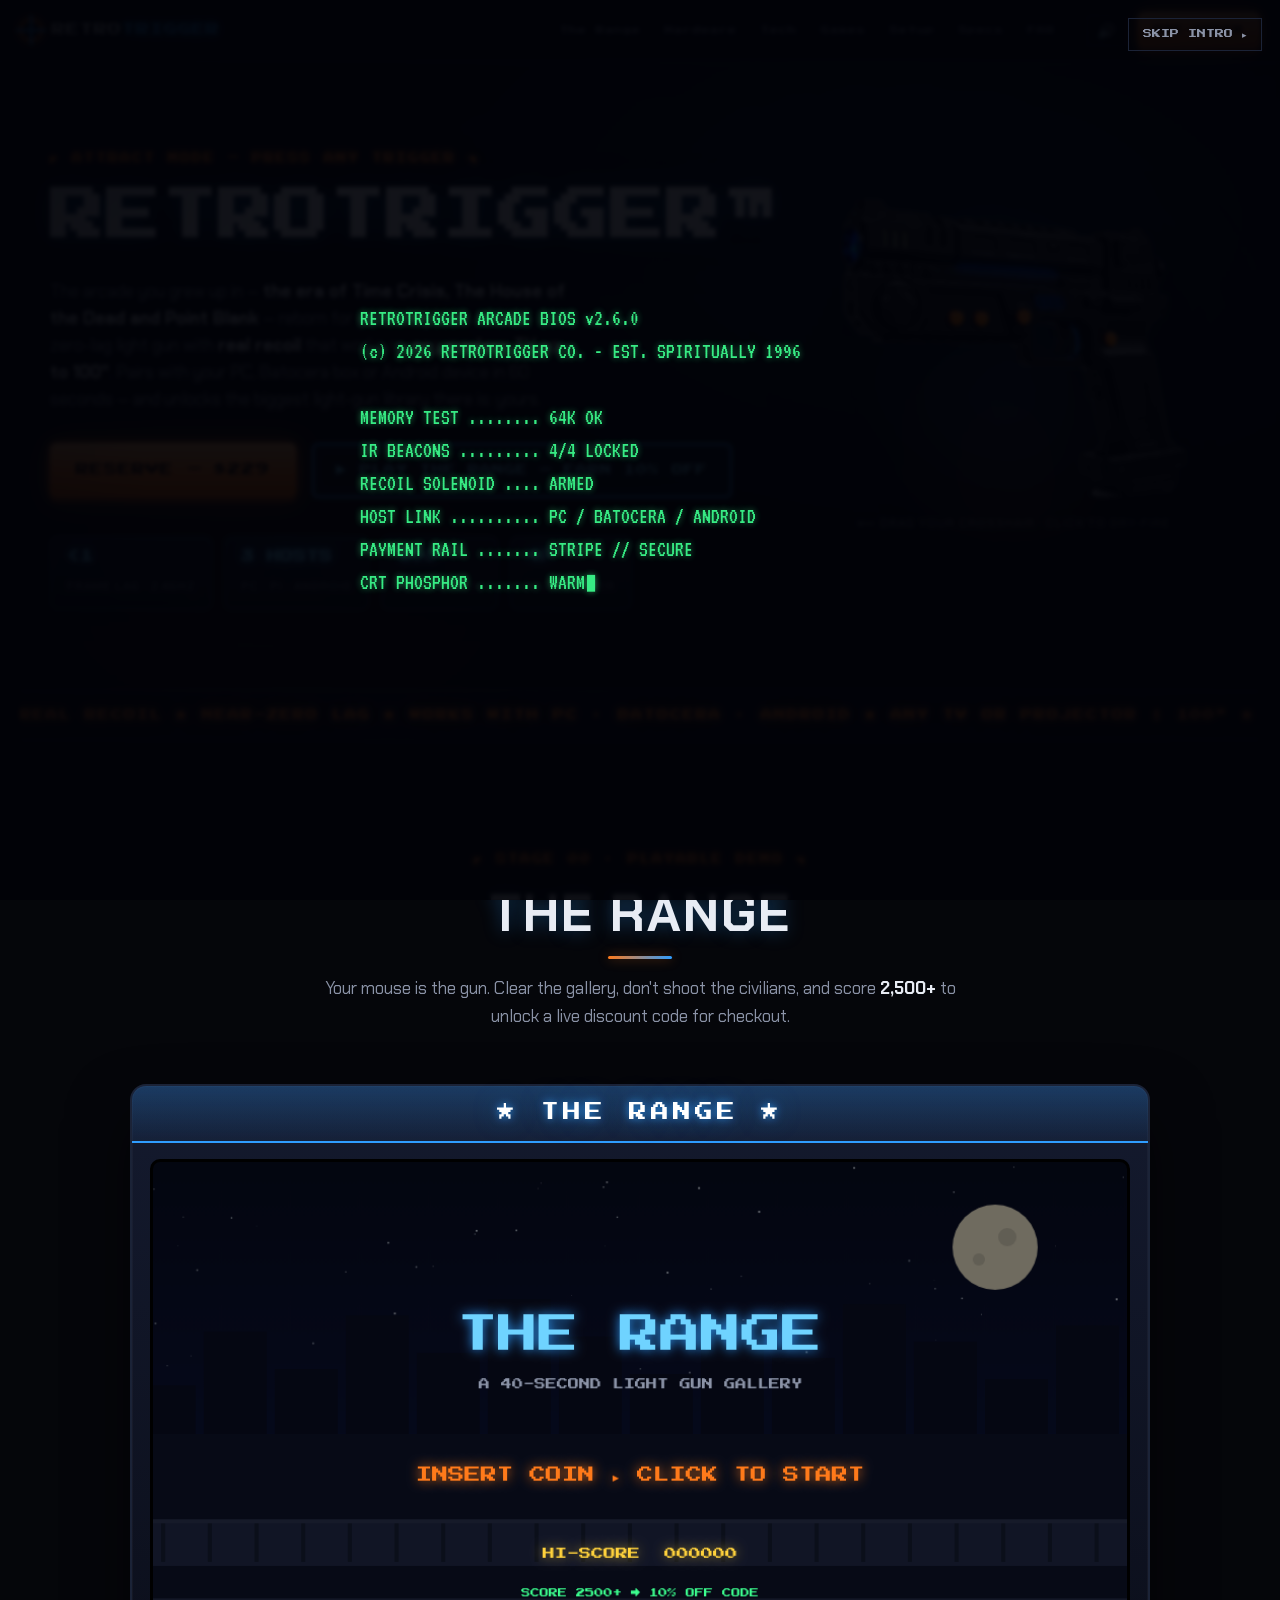
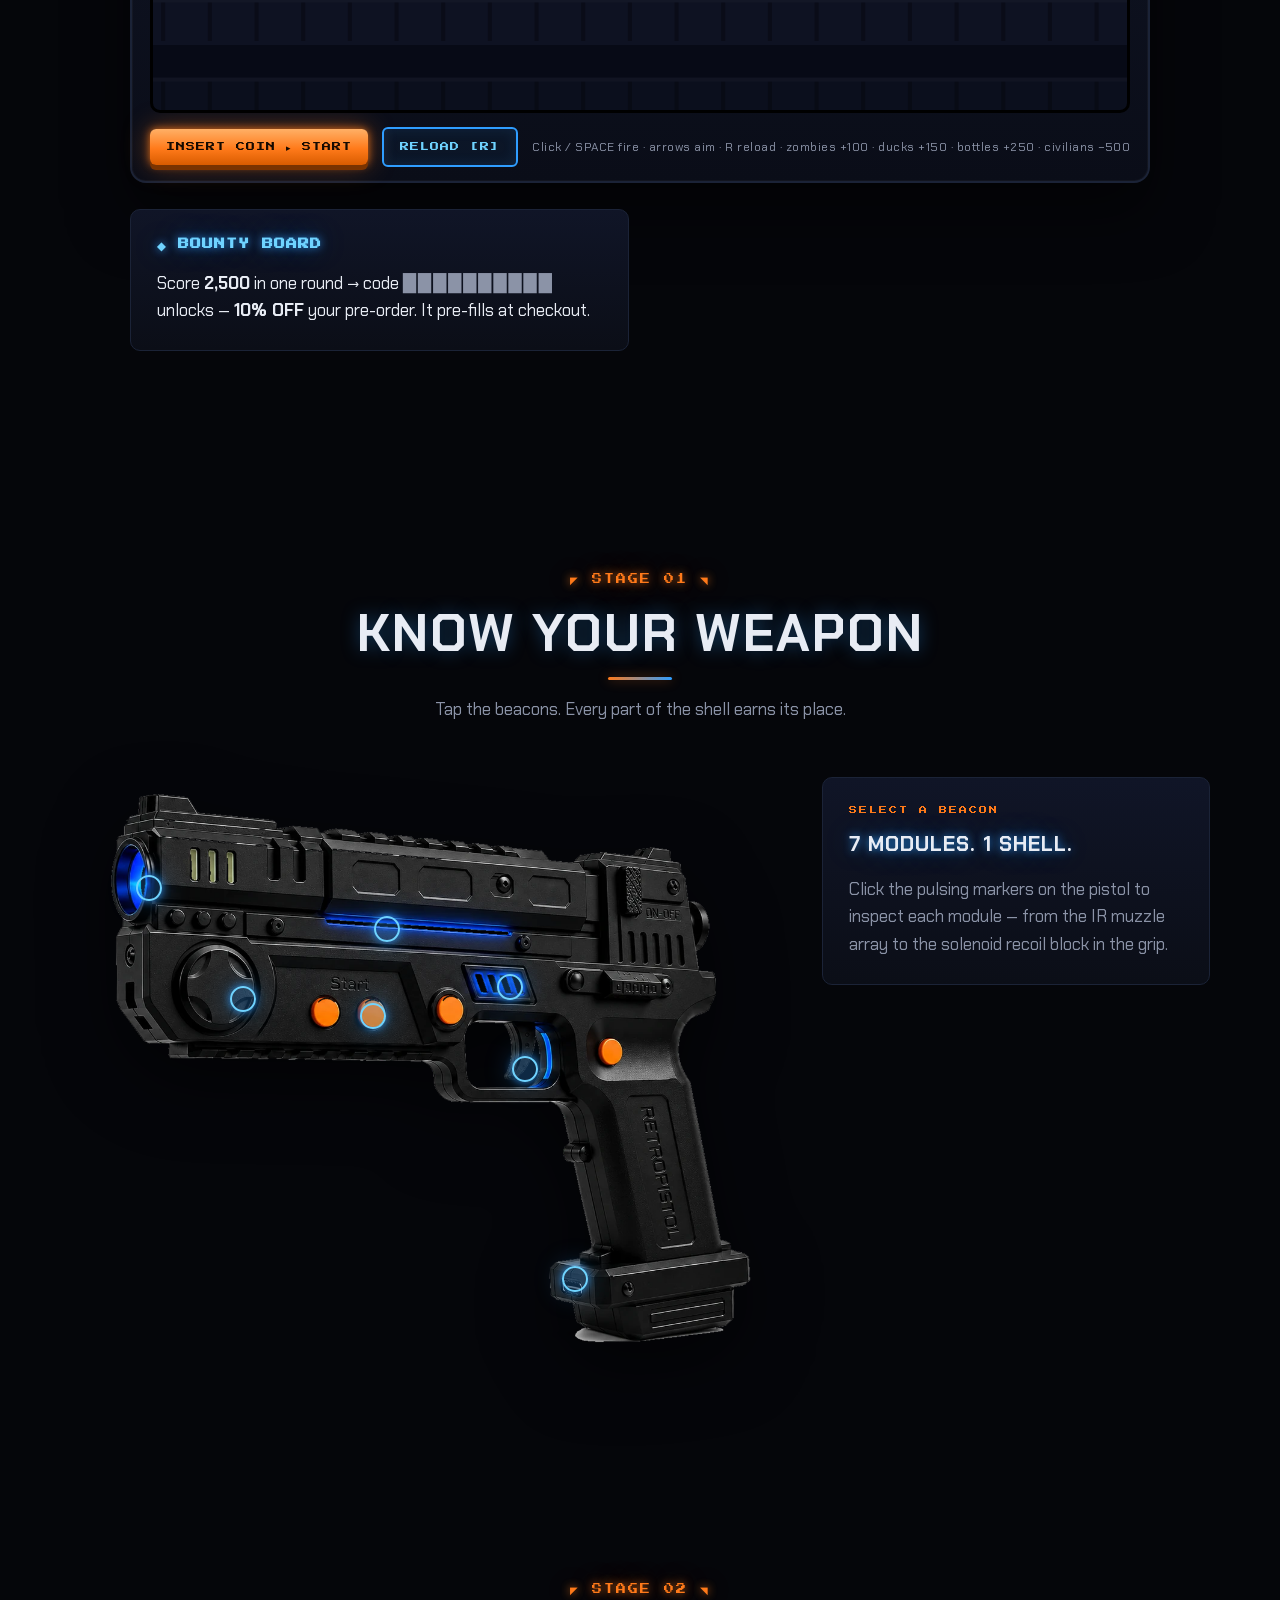
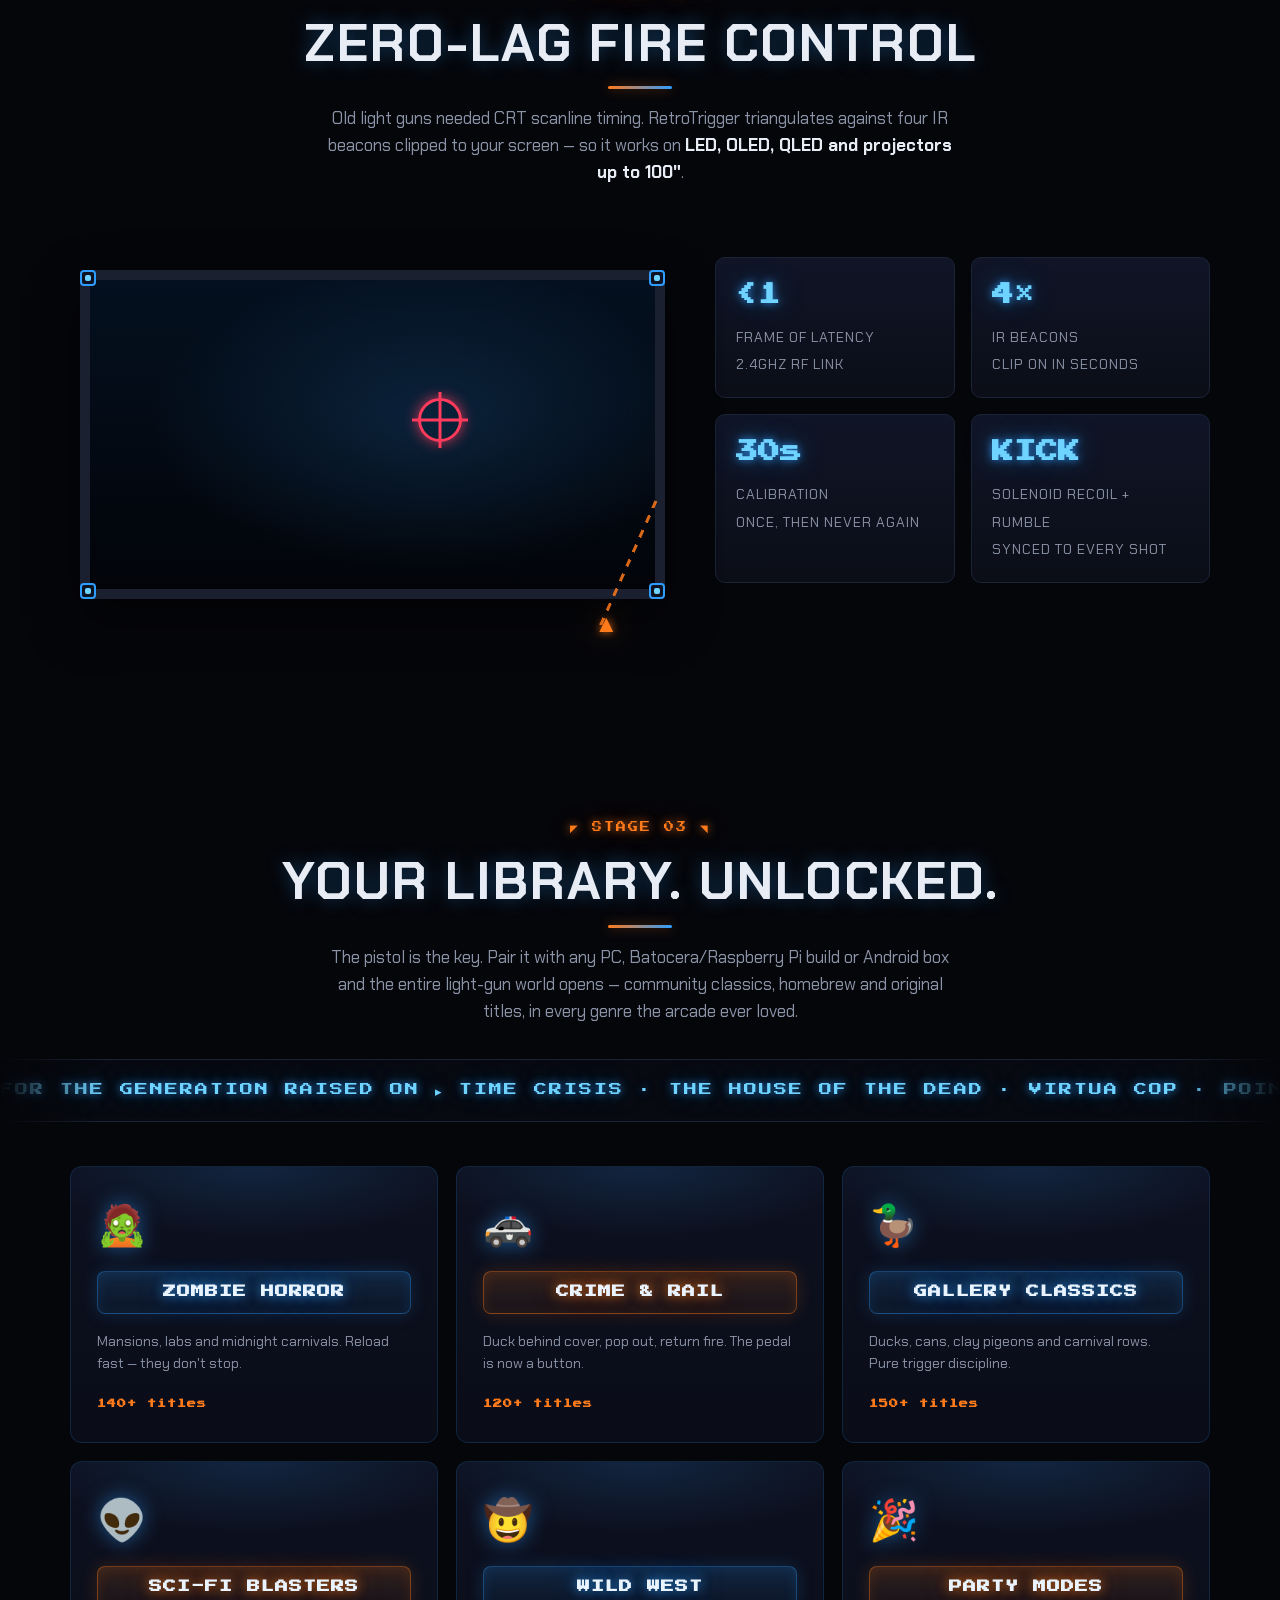
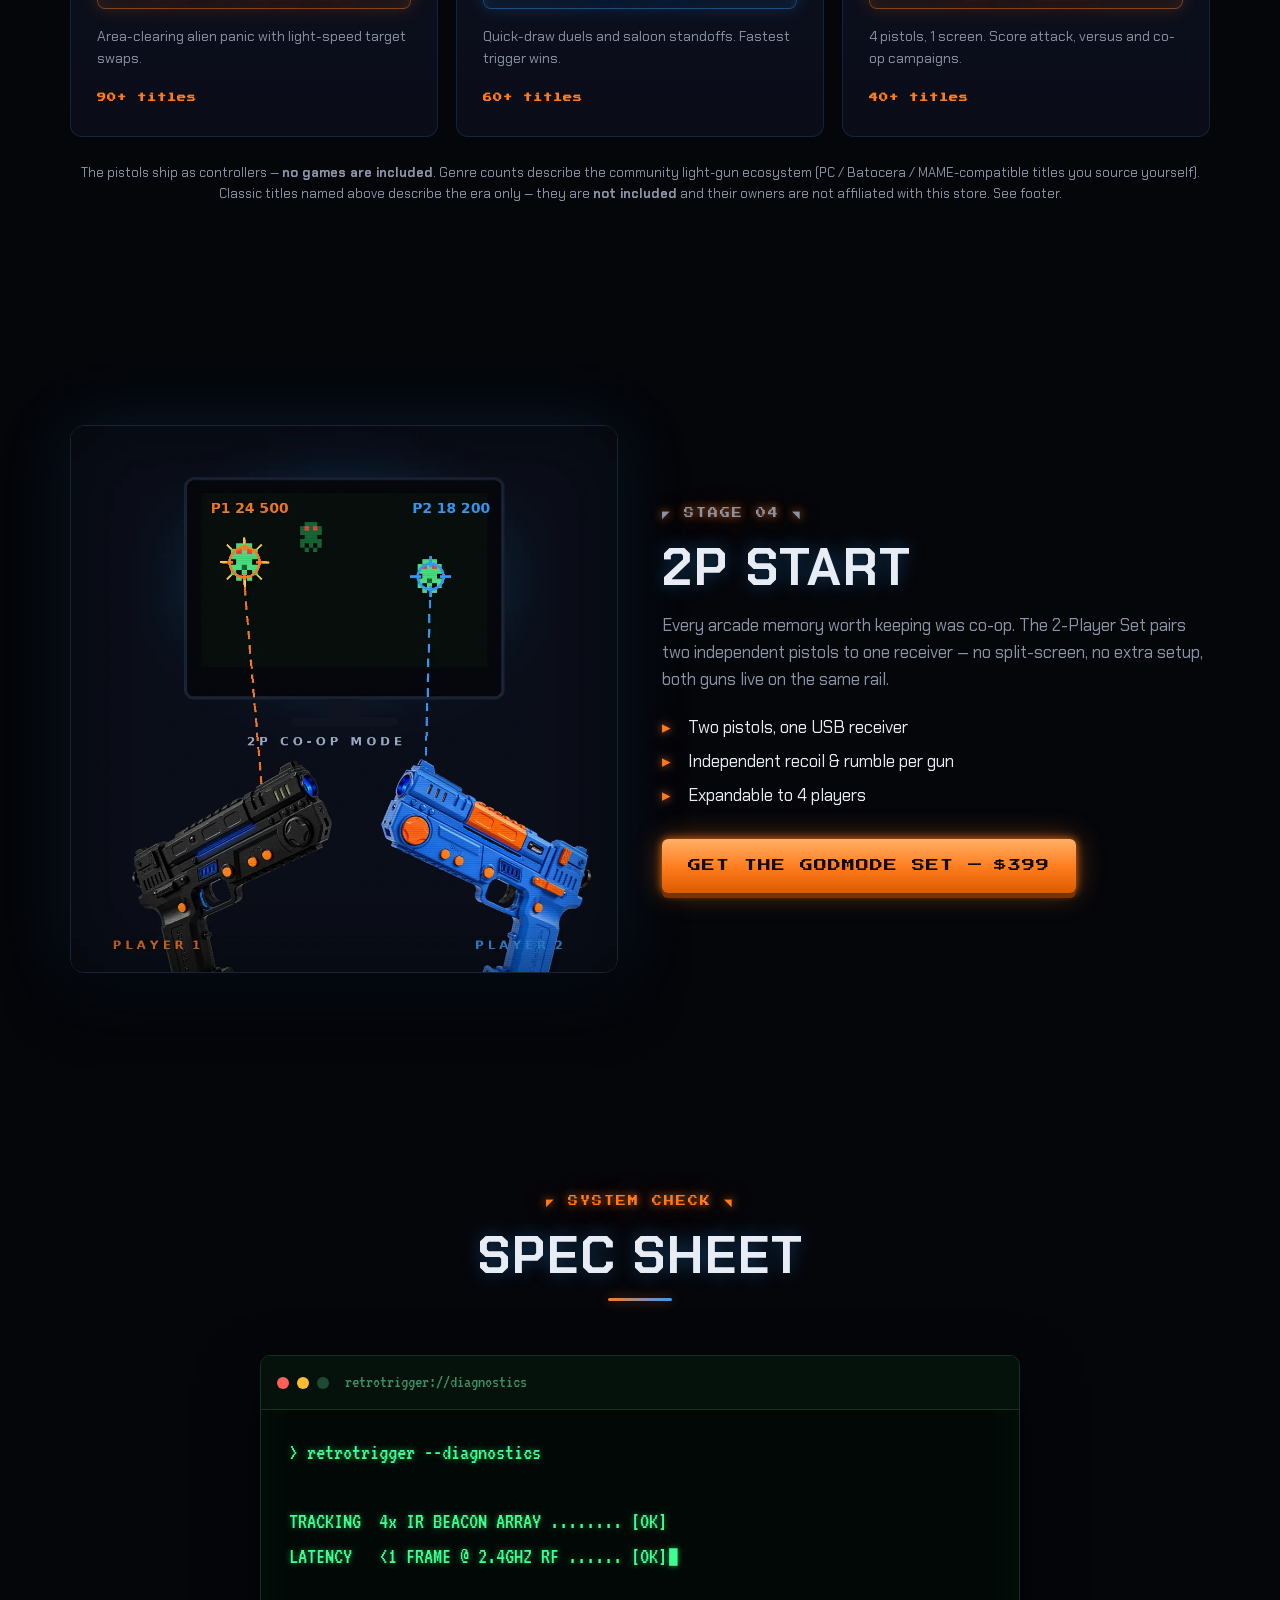
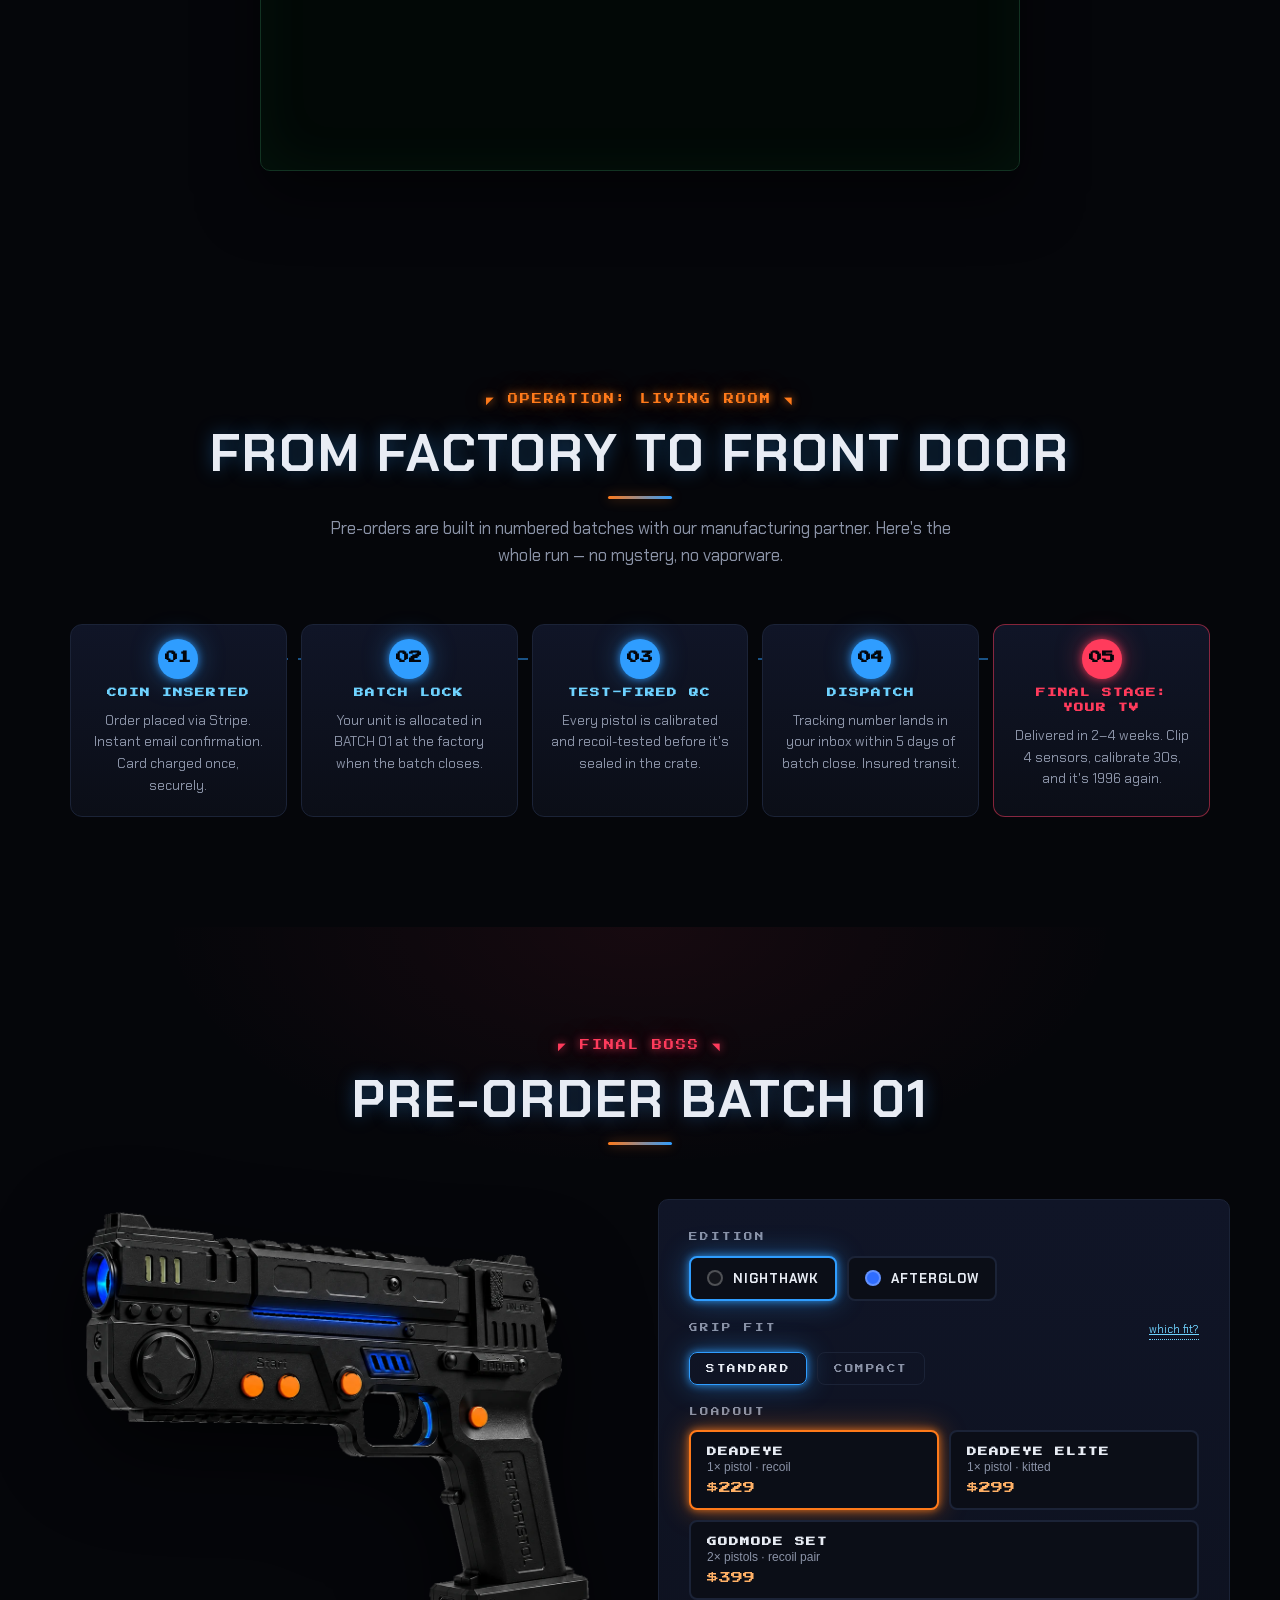
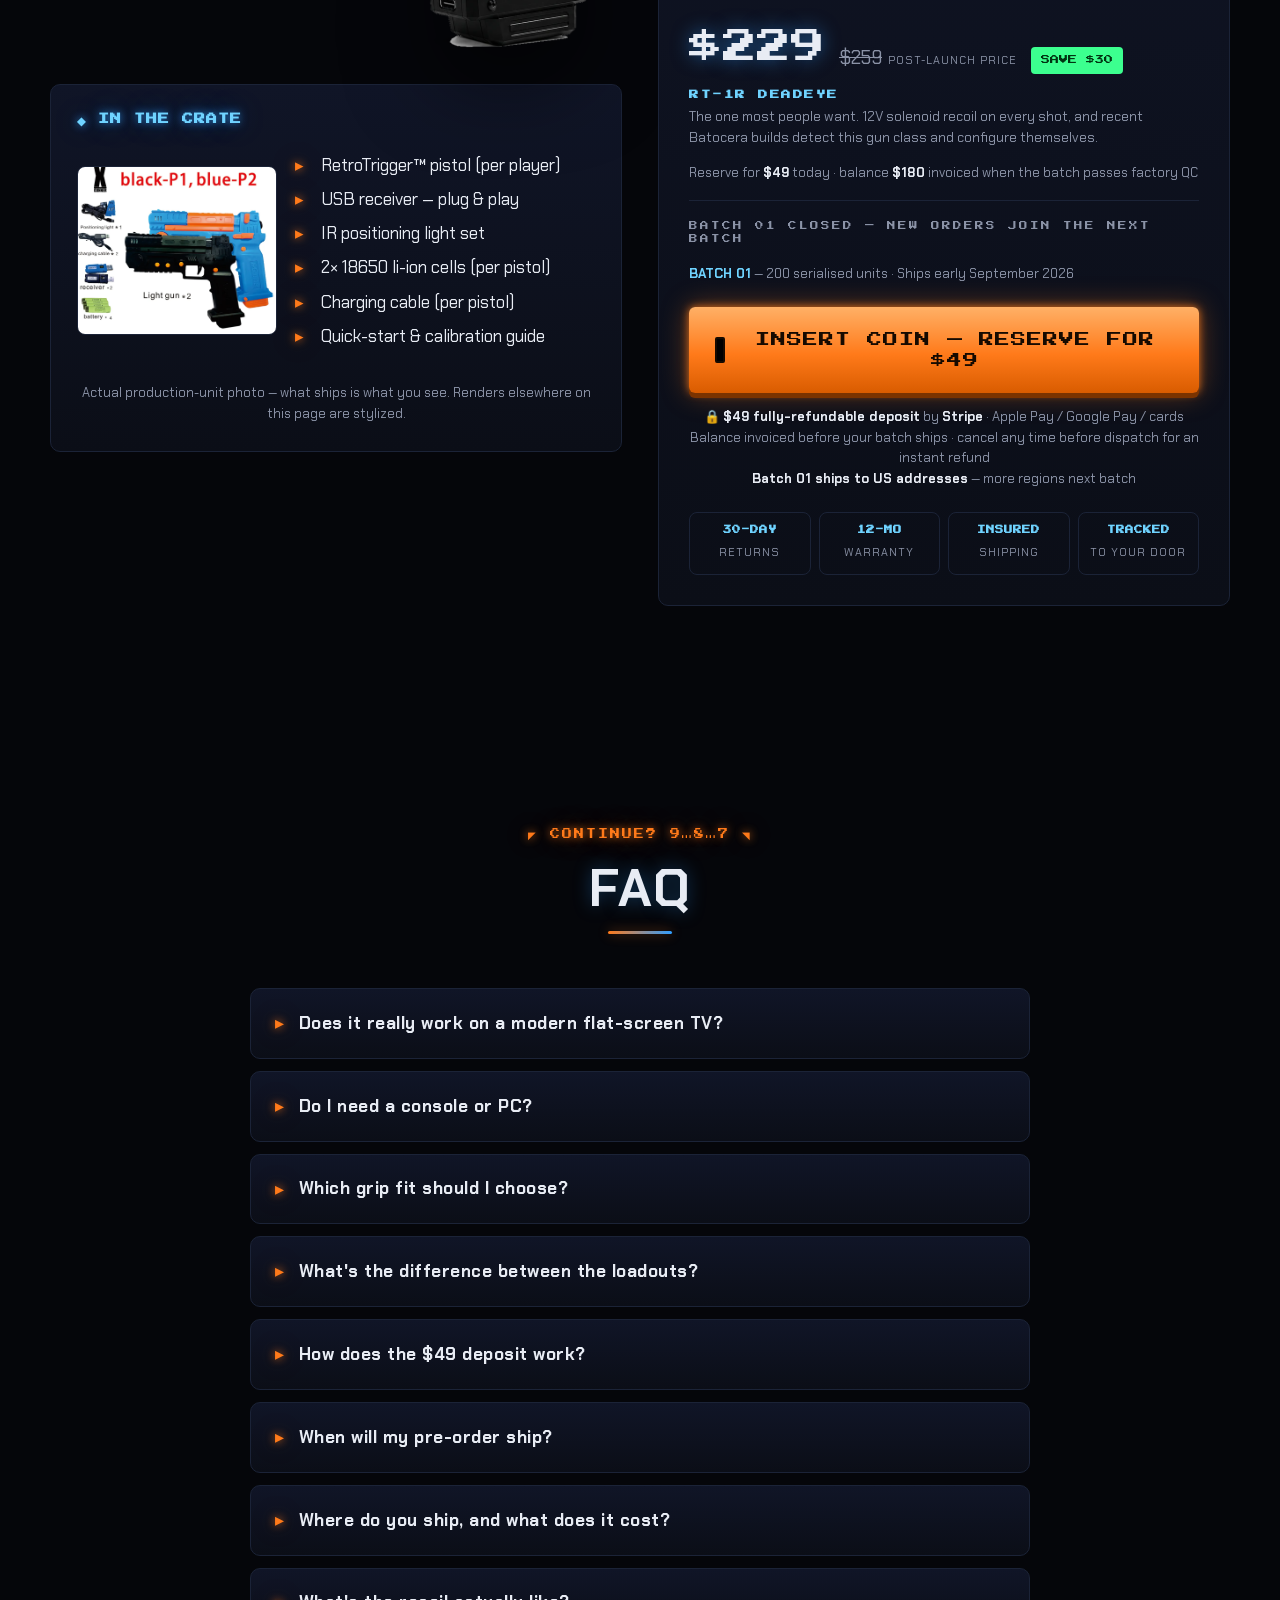
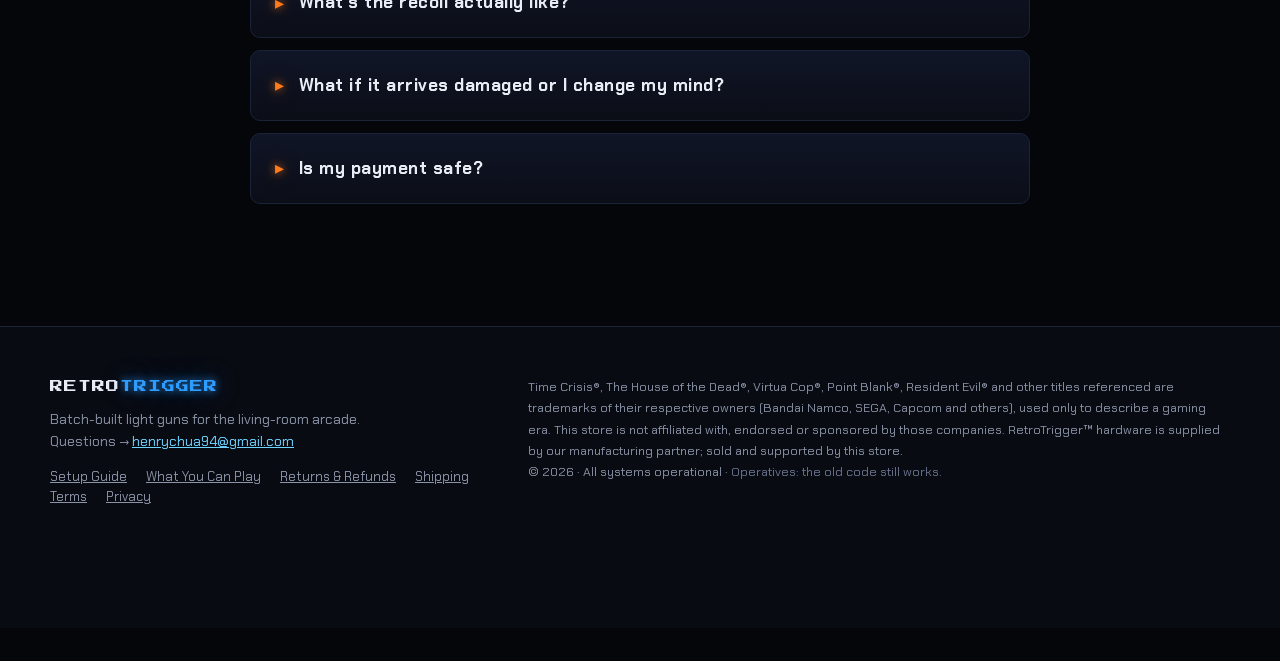
<file: index.html>
<!DOCTYPE html>
<html lang="en">
<head>
<meta charset="UTF-8" />
<meta name="viewport" content="width=device-width, initial-scale=1.0, viewport-fit=cover" />
<meta name="theme-color" content="#05060a" />
<title>RETROTRIGGER™ — The Living-Room Light Gun · Pre-Order Batch 01</title>
<meta name="description" content="The arcade light gun rebuilt for modern TVs. IR tracking on any screen up to 100&quot;, zero-lag 2.4GHz wireless, real recoil. Pairs with your PC, Batocera box or Android device. Reserve Batch 01 with a refundable $49 deposit." />
<link rel="icon" href="data:image/svg+xml,%3Csvg xmlns='http://www.w3.org/2000/svg' viewBox='0 0 100 100'%3E%3Ccircle cx='50' cy='50' r='38' fill='none' stroke='%23ff7a1a' stroke-width='10'/%3E%3Cpath d='M50 2v26M50 72v26M2 50h26M72 50h26' stroke='%232f9dff' stroke-width='10'/%3E%3Ccircle cx='50' cy='50' r='8' fill='%23ff7a1a'/%3E%3C/svg%3E" />

<meta property="og:type" content="product" />
<meta property="og:title" content="RETROTRIGGER™ — The Living-Room Light Gun" />
<meta property="og:description" content="Arcade light-gun energy on your own TV. Near-zero-lag IR tracking, real recoil, works with the light-gun library you already love. Reserve Batch 01 — play the range, earn a discount." />
<meta property="og:url" content="https://retrotrigger-store.netlify.app/" />
<meta property="og:image" content="https://retrotrigger-store.netlify.app/assets/og-card.jpg" />
<meta name="twitter:card" content="summary_large_image" />
<link rel="canonical" href="https://retrotrigger-store.netlify.app/" />

<link rel="preconnect" href="https://fonts.googleapis.com" />
<link rel="preconnect" href="https://fonts.gstatic.com" crossorigin />
<link href="https://fonts.googleapis.com/css2?family=Press+Start+2P&family=Chakra+Petch:wght@400;600;700&family=VT323&display=swap" rel="stylesheet" />
<link rel="stylesheet" href="css/style.css" />

<!-- Keep the price below in sync with tiers.deadeye.price in js/config.js -->
<script type="application/ld+json">
{
  "@context": "https://schema.org",
  "@type": "Product",
  "name": "RetroTrigger™ Pistol",
  "description": "Wireless IR light gun for modern TVs and projectors up to 100 inches. Zero-lag 2.4GHz, recoil + rumble. Works as a plug-and-play USB light-gun controller with Windows PCs, Batocera/Raspberry Pi builds and Android devices.",
  "image": "https://retrotrigger-store.netlify.app/assets/gun-black.webp",
  "brand": { "@type": "Brand", "name": "RetroTrigger" },
  "offers": {
    "@type": "Offer",
    "price": "229.00",
    "priceCurrency": "USD",
    "availability": "https://schema.org/PreOrder"
  }
}
</script>
</head>
<body class="booting">

<a class="skip-link" href="#preorder">Skip to pre-order</a>

<!-- ======================= BOOT / ATTRACT ======================= -->
<div id="boot" role="dialog" aria-modal="true" aria-label="Arcade boot sequence">
  <button id="bootSkip" type="button">SKIP INTRO ▸</button>
  <pre id="bootLog" aria-live="off"></pre>
  <button id="bootCoin" type="button" hidden>
    <span class="coin-slot"></span>
    INSERT COIN<span class="blink">▮</span>
  </button>
</div>

<!-- ======================= TOP BAR ======================= -->
<header id="topbar">
  <a class="logo" href="#top" aria-label="RetroTrigger home">
    <span class="logo-cross" aria-hidden="true"></span>
    <span class="logo-tx">RETRO<em>TRIGGER</em></span>
  </a>
  <nav id="stageNav" aria-label="Stages">
    <a href="#range">The Range</a>
    <a href="#hardware">Hardware</a>
    <a href="#tech">Tech</a>
    <a href="games.html">Games</a>
    <a href="setup.html">Setup</a>
    <a href="#specs">Specs</a>
    <a href="#faq">FAQ</a>
  </nav>
  <div class="topbar-right">
    <button id="soundToggle" type="button" aria-pressed="false" title="Toggle sound">
      <span class="snd-on">🔊</span><span class="snd-off">🔇</span>
    </button>
    <span id="scoreChip" hidden></span>
    <a class="btn-arcade btn-sm" href="#preorder">PRE-ORDER</a>
  </div>
</header>

<noscript><style>#boot{display:none}</style></noscript>

<main id="top" tabindex="-1">

<!-- ======================= HERO ======================= -->
<section id="hero">
  <div class="hero-inner">
    <div class="hero-copy">
      <p class="stage-tag">◤ ATTRACT MODE — PRESS ANY TRIGGER ◥</p>
      <h1 id="heroTitle" class="glitch" data-text="RETROTRIGGER™">RETROTRIGGER™</h1>
      <p class="hero-sub">The arcade you grew up in — <b>the era of Time Crisis, The House of the Dead and Point Blank</b> — reborn for your living room. A near-zero-lag light gun with <b>real recoil</b> that works on <b>any modern TV up to 100"</b>. Pairs with your PC, Batocera box or Android device in 60 seconds — and unlocks the biggest light-gun library there is: yours.</p>
      <div class="hero-ctas">
        <a id="heroBuyBtn" class="btn-arcade" href="#preorder">RESERVE — <span data-price="deadeye">$229</span></a>
        <a id="playBtn" class="btn-ghost" href="#range">▶ PLAY THE RANGE — EARN 10% OFF</a>
      </div>
      <ul class="hero-badges">
        <li><b>&lt;1</b><span>frame lag · 2.4GHz</span></li>
        <li><b>3 HOSTS</b><span>pc · pi · android</span></li>
        <li><b>100"</b><span>max screen</span></li>
        <li><b>4P</b><span>multiplayer</span></li>
      </ul>
    </div>
    <div class="hero-stage" aria-hidden="true">
      <div class="hero-glow"></div>
      <div id="heroGun">
        <img id="heroGunImg" src="assets/gun-black.webp" alt="" width="1200" height="971" fetchpriority="high" />
        <div id="muzzleFlash"></div>
      </div>
      <p class="hero-hint">⟵ drag your crosshair · click to dry-fire</p>
    </div>
  </div>
  <div id="marquee" aria-hidden="true">
    <div class="marquee-track">
      <span>REAL RECOIL ★ NEAR-ZERO LAG ★ WORKS WITH PC · BATOCERA · ANDROID ★ ANY TV OR PROJECTOR ≤ 100" ★ 4-PLAYER CO-OP ★ 60-SECOND SETUP ★ $49 REFUNDABLE DEPOSIT ★ BATCH 01 OPEN ★</span><span>REAL RECOIL ★ NEAR-ZERO LAG ★ WORKS WITH PC · BATOCERA · ANDROID ★ ANY TV OR PROJECTOR ≤ 100" ★ 4-PLAYER CO-OP ★ 60-SECOND SETUP ★ $49 REFUNDABLE DEPOSIT ★ BATCH 01 OPEN ★</span>
    </div>
  </div>
</section>

<!-- ======================= THE RANGE (GAME) ======================= -->
<section id="range">
  <header class="sec-head">
    <p class="stage-tag">◤ STAGE 00 · PLAYABLE DEMO ◥</p>
    <h2>THE RANGE</h2>
    <p class="sec-sub">Your mouse is the gun. Clear the gallery, don't shoot the civilians, and score <b id="unlockScoreLine">2,500+</b> to unlock a live discount code for checkout.</p>
  </header>

  <div class="cab">
    <div class="cab-marquee"><span>★ THE RANGE ★</span></div>
    <div class="cab-screen">
      <canvas id="gameCanvas" width="960" height="540" tabindex="0" aria-label="The Range — light gun shooting gallery minigame. Click or tap targets to score; keyboard players use arrow keys to aim and Space or Enter to fire."></canvas>
      <span id="gameLive" class="visually-hidden" aria-live="polite"></span>
    </div>
    <div class="cab-panel">
      <button id="startGameBtn" class="btn-arcade btn-sm" type="button">INSERT COIN ▸ START</button>
      <button id="reloadBtn" class="btn-ghost btn-sm" type="button">RELOAD [R]</button>
      <span class="cab-hint">Click / SPACE fire · arrows aim · R reload · zombies +100 · ducks +150 · bottles +250 · civilians −500</span>
    </div>
  </div>

  <div class="range-under">
    <div class="panel" id="lbPanel" hidden>
      <h3>◆ YOUR BEST RUNS</h3>
      <ol id="lbList"></ol>
    </div>
    <div class="panel" id="unlockPanel">
      <h3>◆ BOUNTY BOARD</h3>
      <p id="unlockStatus">Score <b>2,500</b> in one round → code <b class="code-mask">██████████</b> unlocks — <b>10% OFF</b> your pre-order. It pre-fills at checkout.</p>
      <div id="unlockReveal" hidden>
        <span class="code-pill" id="unlockCode">??????????</span>
        <button id="copyCode" class="btn-ghost btn-sm" type="button">COPY</button>
        <a class="btn-arcade btn-sm" href="#preorder">USE IT ▸</a>
      </div>
    </div>
  </div>
</section>

<!-- ======================= STAGE 1 · HARDWARE ======================= -->
<section id="hardware">
  <header class="sec-head">
    <p class="stage-tag">◤ STAGE 01 ◥</p>
    <h2>KNOW YOUR WEAPON</h2>
    <p class="sec-sub">Tap the beacons. Every part of the shell earns its place.</p>
  </header>
  <div class="gunmap-wrap">
    <div class="gunmap">
      <img src="assets/gun-black.webp" alt="RetroTrigger pistol — black colorway with blue light rail and orange action buttons" width="1200" height="971" loading="lazy" />
      <!-- hotspots (percent coords over image) -->
      <button class="hotspot" style="--x:11%;--y:19%"  data-hs="0" aria-label="IR muzzle lens"></button>
      <button class="hotspot" style="--x:44%;--y:26%"  data-hs="1" aria-label="Light rail"></button>
      <button class="hotspot" style="--x:24%;--y:38%"  data-hs="2" aria-label="D-pad"></button>
      <button class="hotspot" style="--x:42%;--y:41%"  data-hs="3" aria-label="Action buttons"></button>
      <button class="hotspot" style="--x:61%;--y:36%"  data-hs="4" aria-label="Ammo LEDs"></button>
      <button class="hotspot" style="--x:63%;--y:50%"  data-hs="5" aria-label="Trigger"></button>
      <button class="hotspot" style="--x:70%;--y:86%"  data-hs="6" aria-label="Battery grip + charging"></button>
    </div>
    <aside id="hotCard" class="panel">
      <p class="hot-kicker">SELECT A BEACON</p>
      <h3 id="hotTitle">7 modules. 1 shell.</h3>
      <p id="hotBody">Click the pulsing markers on the pistol to inspect each module — from the IR muzzle array to the solenoid recoil block in the grip.</p>
    </aside>
  </div>
</section>

<!-- ======================= STAGE 2 · TECH ======================= -->
<section id="tech">
  <header class="sec-head">
    <p class="stage-tag">◤ STAGE 02 ◥</p>
    <h2>ZERO-LAG FIRE CONTROL</h2>
    <p class="sec-sub">Old light guns needed CRT scanline timing. RetroTrigger triangulates against four IR beacons clipped to your screen — so it works on <b>LED, OLED, QLED and projectors up to 100"</b>.</p>
  </header>
  <div class="tech-grid">
    <div class="tv-diagram" aria-hidden="true">
      <div class="tv">
        <span class="sensor s1"></span><span class="sensor s2"></span>
        <span class="sensor s3"></span><span class="sensor s4"></span>
        <div class="tv-screen">
          <span class="tv-target"></span>
        </div>
      </div>
      <div class="beam"></div>
      <div class="tv-gun">▲</div>
    </div>
    <ul class="tech-stats">
      <li><b>&lt;1</b><span>frame of latency<br/>2.4GHz RF link</span></li>
      <li><b>4×</b><span>IR beacons<br/>clip on in seconds</span></li>
      <li><b>30s</b><span>calibration<br/>once, then never again</span></li>
      <li><b>KICK</b><span>solenoid recoil + rumble<br/>synced to every shot</span></li>
    </ul>
  </div>
</section>

<!-- ======================= STAGE 3 · GAMES ======================= -->
<section id="arsenal">
  <header class="sec-head">
    <p class="stage-tag">◤ STAGE 03 ◥</p>
    <h2>YOUR LIBRARY. UNLOCKED.</h2>
    <p class="sec-sub">The pistol is the key. Pair it with any PC, Batocera/Raspberry&nbsp;Pi build or Android box and the entire light-gun world opens — community classics, homebrew and original titles, in every genre the arcade ever loved.</p>
  </header>
  <div id="eraMarquee" aria-hidden="true">
    <div class="marquee-track era">
      <span>FOR THE GENERATION RAISED ON ▸ TIME CRISIS · THE HOUSE OF THE DEAD · VIRTUA COP · POINT BLANK · DUCK SEASON · RESIDENT EVIL: SURVIVOR · AREA 51 · LETHAL ENFORCERS ◂ </span><span>FOR THE GENERATION RAISED ON ▸ TIME CRISIS · THE HOUSE OF THE DEAD · VIRTUA COP · POINT BLANK · DUCK SEASON · RESIDENT EVIL: SURVIVOR · AREA 51 · LETHAL ENFORCERS ◂ </span>
    </div>
  </div>
  <div class="genre-grid">
    <article class="gcard"><span class="g-ico">🧟</span><h3>ZOMBIE HORROR</h3><p>Mansions, labs and midnight carnivals. Reload fast — they don't stop.</p><b>140+ titles</b></article>
    <article class="gcard"><span class="g-ico">🚓</span><h3>CRIME &amp; RAIL</h3><p>Duck behind cover, pop out, return fire. The pedal is now a button.</p><b>120+ titles</b></article>
    <article class="gcard"><span class="g-ico">🦆</span><h3>GALLERY CLASSICS</h3><p>Ducks, cans, clay pigeons and carnival rows. Pure trigger discipline.</p><b>150+ titles</b></article>
    <article class="gcard"><span class="g-ico">👽</span><h3>SCI-FI BLASTERS</h3><p>Area-clearing alien panic with light-speed target swaps.</p><b>90+ titles</b></article>
    <article class="gcard"><span class="g-ico">🤠</span><h3>WILD WEST</h3><p>Quick-draw duels and saloon standoffs. Fastest trigger wins.</p><b>60+ titles</b></article>
    <article class="gcard"><span class="g-ico">🎉</span><h3>PARTY MODES</h3><p>4 pistols, 1 screen. Score attack, versus and co-op campaigns.</p><b>40+ titles</b></article>
  </div>
  <p class="fineprint">The pistols ship as controllers — <b>no games are included</b>. Genre counts describe the community light-gun ecosystem (PC / Batocera / MAME-compatible titles you source yourself). Classic titles named above describe the era only — they are <b>not included</b> and their owners are not affiliated with this store. See footer.</p>
</section>

<!-- ======================= STAGE 4 · CO-OP ======================= -->
<section id="coop">
  <div class="coop-grid">
    <div class="coop-img">
      <img src="assets/coop.webp" alt="Black and blue RetroTrigger pistols aimed at a TV showing a two-player pixel zombie shoot-out with separate P1 and P2 crosshairs and scores" width="1024" height="1024" loading="lazy" />
    </div>
    <div class="coop-copy">
      <p class="stage-tag">◤ STAGE 04 ◥</p>
      <h2>2P START</h2>
      <p>Every arcade memory worth keeping was co-op. The 2-Player Set pairs two independent pistols to one receiver — no split-screen, no extra setup, both guns live on the same rail.</p>
      <ul class="ticklist">
        <li>Two pistols, one USB receiver</li>
        <li>Independent recoil &amp; rumble per gun</li>
        <li>Expandable to 4 players</li>
      </ul>
      <a class="btn-arcade" href="#preorder" data-select-tier="godmode">GET THE GODMODE SET — <span data-price="godmode">$399</span></a>
    </div>
  </div>
</section>

<!-- ======================= SPECS TERMINAL ======================= -->
<section id="specs">
  <header class="sec-head">
    <p class="stage-tag">◤ SYSTEM CHECK ◥</p>
    <h2>SPEC SHEET</h2>
  </header>
  <div class="term" role="img" aria-label="Specification terminal: 4 IR beacon tracking, under 1 frame latency over 2.4GHz, works on LED OLED QLED and projectors up to 100 inches, hosts include Windows PC Batocera Raspberry Pi and Android, solenoid recoil and rumble, two 18650 li-ion cells with included charging cable, up to 4 players, 60 second setup.">
    <div class="term-bar"><i></i><i></i><i></i><span>retrotrigger://diagnostics</span></div>
    <pre id="termOut" aria-hidden="true"></pre>
  </div>
</section>

<!-- ======================= MISSION (SUPPLY LINE) ======================= -->
<section id="mission">
  <header class="sec-head">
    <p class="stage-tag">◤ OPERATION: LIVING ROOM ◥</p>
    <h2>FROM FACTORY TO FRONT DOOR</h2>
    <p class="sec-sub">Pre-orders are built in numbered batches with our manufacturing partner. Here's the whole run — no mystery, no vaporware.</p>
  </header>
  <ol class="steps">
    <li class="step"><b>01</b><h3>COIN INSERTED</h3><p>Order placed via Stripe. Instant email confirmation. Card charged once, securely.</p></li>
    <li class="step"><b>02</b><h3>BATCH LOCK</h3><p>Your unit is allocated in <span class="cfg-batch">Batch 01</span> at the factory when the batch closes.</p></li>
    <li class="step"><b>03</b><h3>TEST-FIRED QC</h3><p>Every pistol is calibrated and recoil-tested before it's sealed in the crate.</p></li>
    <li class="step"><b>04</b><h3>DISPATCH</h3><p>Tracking number lands in your inbox within 5 days of batch close. Insured transit.</p></li>
    <li class="step boss"><b>05</b><h3>FINAL STAGE: YOUR TV</h3><p>Delivered in 2–4 weeks. Clip 4 sensors, calibrate 30s, and it's 1996 again.</p></li>
  </ol>
</section>

<!-- ======================= PRE-ORDER (FINAL BOSS) ======================= -->
<section id="preorder">
  <header class="sec-head">
    <p class="stage-tag boss-tag">◤ FINAL BOSS ◥</p>
    <h2>PRE-ORDER <span class="cfg-batch">BATCH 01</span></h2>
  </header>

  <div class="buy-grid">
    <div class="buy-visual">
      <img id="buyImg" src="assets/gun-black.webp" alt="RetroTrigger pistol in selected colorway" width="1200" height="971" loading="lazy" />
      <div class="crate panel">
        <h3>◆ IN THE CRATE</h3>
        <div class="crate-flex">
          <img src="assets/real-kit.webp" alt="Actual production photo of the 2-player kit: two pistols, IR positioning light bar, two USB receivers, charging cables and four 18650 batteries" width="900" height="759" loading="lazy" />
          <ul class="ticklist">
            <li>RetroTrigger™ pistol (per player)</li>
            <li>USB receiver — plug &amp; play</li>
            <li>IR positioning light set</li>
            <li>2× 18650 li-ion cells (per pistol)</li>
            <li>Charging cable (per pistol)</li>
            <li>Quick-start &amp; calibration guide</li>
          </ul>
        </div>
        <p class="fineprint">Actual production-unit photo — what ships is what you see. Renders elsewhere on this page are stylized.</p>
      </div>
    </div>

    <div class="buy-box panel">
      <div id="promoBanner" hidden>
        <span>CODE ARMED:</span> <b id="promoCode">—</b> <em id="promoPct">−10%</em> <i id="promoWhere">— pre-fills at checkout</i>
      </div>

      <div class="opt-row" role="group" aria-label="Edition">
        <p class="opt-label">EDITION</p>
        <button class="vbtn active" type="button" data-edition="nighthawk" aria-pressed="true"><span class="swatch sw-black"></span>NIGHTHAWK</button>
        <button class="vbtn" type="button" data-edition="afterglow" aria-pressed="false"><span class="swatch sw-blue"></span>AFTERGLOW</button>
      </div>

      <div class="opt-row" role="group" aria-label="Grip fit">
        <p class="opt-label">GRIP FIT <a class="fit-help" href="#faq">which fit?</a></p>
        <button class="fbtn active" type="button" data-fit="standard" aria-pressed="true">STANDARD</button>
        <button class="fbtn" type="button" data-fit="compact" aria-pressed="false">COMPACT</button>
      </div>

      <div class="opt-row" role="group" aria-label="Loadout">
        <p class="opt-label">LOADOUT</p>
        <button class="bbtn" type="button" data-tier="marksman" aria-pressed="false">
          <b class="b-label">MARKSMAN</b><span class="b-sub">1× pistol · no recoil</span><span class="b-price" data-price="marksman">$199</span>
        </button>
        <button class="bbtn active" type="button" data-tier="deadeye" aria-pressed="true">
          <b class="b-label">DEADEYE</b><span class="b-sub">1× pistol · recoil</span><span class="b-price" data-price="deadeye">$229</span>
        </button>
        <button class="bbtn" type="button" data-tier="elite" aria-pressed="false">
          <b class="b-label">DEADEYE ELITE</b><span class="b-sub">1× pistol · kitted</span><span class="b-price" data-price="elite">$299</span>
        </button>
        <button class="bbtn" type="button" data-tier="godmode" aria-pressed="false">
          <b class="b-label">GODMODE SET</b><span class="b-sub">2× pistols · recoil pair</span><span class="b-price" data-price="godmode">$399</span>
        </button>
      </div>

      <p id="variantNote" hidden></p>

      <div class="price-row">
        <span id="priceNow">$229</span>
        <span id="priceMsrp" title="Planned post-launch price">$259</span>
        <i class="price-note">post-launch price</i>
        <span id="saveTag">SAVE $30</span>
      </div>
      <p class="tier-line"><b id="tierSku">RT-1R DEADEYE</b><span id="tierDetail"></span></p>
      <p id="balanceLine" class="balance-line"></p>

      <div class="cd-row" aria-label="Time left to join this batch">
        <p class="opt-label"><span class="cfg-batch">BATCH 01</span> CLOSES IN</p>
        <div class="cd">
          <span><b id="cdD">--</b><i>DAYS</i></span>
          <span><b id="cdH">--</b><i>HRS</i></span>
          <span><b id="cdM">--</b><i>MIN</i></span>
          <span><b id="cdS">--</b><i>SEC</i></span>
        </div>
      </div>

      <div class="batch-row">
        <div id="batchBar" hidden><div id="batchFill"></div></div>
        <p id="batchLine"></p>
      </div>

      <button id="buyBtn" class="btn-arcade btn-xl" type="button">
        <span class="coin-slot"></span> INSERT COIN — RESERVE FOR $49
      </button>
      <p class="secure-line">🔒 <b>$49 fully-refundable deposit</b> by <b>Stripe</b> · Apple Pay / Google Pay / cards<br/>Balance invoiced before your batch ships · cancel any time before dispatch for an instant refund<br/><b>Batch 01 ships to US addresses</b> — more regions next batch</p>

      <ul class="guarantees">
        <li><b>30-DAY</b><span>returns</span></li>
        <li><b>12-MO</b><span>warranty</span></li>
        <li><b>INSURED</b><span>shipping</span></li>
        <li><b>TRACKED</b><span>to your door</span></li>
      </ul>
    </div>
  </div>
</section>

<!-- ======================= FAQ ======================= -->
<section id="faq">
  <header class="sec-head">
    <p class="stage-tag">◤ CONTINUE? 9…8…7 ◥</p>
    <h2>FAQ</h2>
  </header>
  <div class="faq-list">
    <details>
      <summary>Does it really work on a modern flat-screen TV?</summary>
      <p>Yes — that's the whole point. Classic light guns needed CRT timing tricks; RetroTrigger uses four clip-on IR beacons and triangulates the muzzle position instead. LED, OLED, QLED and projectors up to 100" all work. Calibration takes about 30 seconds, once.</p>
    </details>
    <details>
      <summary>Do I need a console or PC?</summary>
      <p>You need a host — and you probably already own one: any Windows PC, a Batocera or Raspberry&nbsp;Pi build, or an Android box/TV. Plug the USB receiver into the host, clip the IR positioning light to your screen, calibrate once, shoot. The pistols speak standard USB light-gun protocols the emulator and PC gaming community supports. <b>No games are included with the pistols.</b></p>
    </details>
    <details>
      <summary>Which grip fit should I choose?</summary>
      <p><b>Standard</b> is the full frame — if you're comfortable with a full-size pistol grip or a large gaming mouse, take it. <b>Compact</b> shortens the trigger reach and slims the grip by roughly 8–10%; it suits smaller hands, and plenty of people simply prefer the tighter hold for long sessions. It's a sizing choice, not a gendered one, and it costs the same. Not sure? Measure from the base of your palm to the tip of your middle finger: under ~18cm, start with Compact.</p>
    </details>
    <details>
      <summary>What's the difference between the loadouts?</summary>
      <p><b>DEADEYE</b> is the standard pistol with 12V solenoid recoil — the kick you remember from the cabinet. <b>DEADEYE ELITE</b> is the same pistol with the hard case, IR bar stand, a spare pair of cells and a numbered calibration card. <b>GODMODE SET</b> is two recoil pistols on one receiver for couch co-op, and you can mix editions and fits across the pair. Every loadout has identical tracking hardware — you're choosing recoil, extras and player count, not accuracy.</p>
    </details>
    <details>
      <summary>How does the $49 deposit work?</summary>
      <p>Your deposit reserves a unit in the batch and locks your price. We invoice the balance by email before the batch ships — pay it then, or cancel any time before dispatch and the deposit is refunded in full, instantly, no questions.</p>
    </details>
    <details>
      <summary>When will my pre-order ship?</summary>
      <p>Units ship in numbered batches. When your batch closes, production is locked, every pistol is QC test-fired, and tracking numbers go out within 5 days of batch close. Typical door-to-door is 2–4 weeks after that — the current window is shown above the pre-order button.</p>
    </details>
    <details>
      <summary>Where do you ship, and what does it cost?</summary>
      <p>Shipping regions and any shipping cost are shown at the Stripe checkout before you pay — no surprises after the fact. Every crate ships insured with door-to-door tracking.</p>
    </details>
    <details>
      <summary>What's the recoil actually like?</summary>
      <p>A solenoid kick plus rumble, synced per shot — closer to an arcade cabinet gun than a rumbling gamepad. Strong enough to be the reason the neighbors knock.</p>
    </details>
    <details>
      <summary>What if it arrives damaged or I change my mind?</summary>
      <p>30-day no-drama returns and a 12-month warranty on every unit. Shipping is insured and tracked; if a courier folds your crate in half, we replace it — you never fight the courier, we do.</p>
    </details>
    <details>
      <summary>Is my payment safe?</summary>
      <p>Checkout runs entirely on Stripe, a PCI-DSS Level 1 payment processor trusted by millions of businesses. We never see or store your card details. You're charged once at order, and every order gets an instant email receipt.</p>
    </details>
  </div>
</section>

</main>

<footer>
  <div class="foot-grid">
    <div>
      <p class="logo-tx">RETRO<em>TRIGGER</em></p>
      <p class="foot-dim">Batch-built light guns for the living-room arcade.<br/>Questions → <a id="contactLink" href="mailto:henrychua94@gmail.com">henrychua94@gmail.com</a></p>
      <p class="foot-policies">
        <a href="setup.html">Setup Guide</a>
        <a href="games.html">What You Can Play</a>
        <a href="policies.html#returns">Returns &amp; Refunds</a>
        <a href="policies.html#shipping">Shipping</a>
        <a href="policies.html#terms">Terms</a>
        <a href="policies.html#privacy">Privacy</a>
      </p>
    </div>
    <p class="foot-legal">Time Crisis®, The House of the Dead®, Virtua Cop®, Point Blank®, Resident Evil® and other titles referenced are trademarks of their respective owners (Bandai Namco, SEGA, Capcom and others), used only to describe a gaming era. This store is not affiliated with, endorsed or sponsored by those companies. RetroTrigger™ hardware is supplied by our manufacturing partner; sold and supported by this store.<br/><span id="footYear">© 2026</span> · All systems operational · <span class="konami-hint" title="↑↑↓↓←→←→BA">Operatives: the old code still works.</span></p>
  </div>
</footer>

<div id="toast" role="status" aria-live="polite"></div>
<div id="bulletLayer" aria-hidden="true"></div>

<!-- Stripe setup modal (shown if payment link not configured yet) -->
<div id="setupModal" role="dialog" aria-modal="true" aria-labelledby="setupTitle" hidden>
  <div class="modal-card panel">
    <h3 id="setupTitle">◆ CHECKOUT OFFLINE — SETUP REQUIRED</h3>
    <p>This storefront is live, but the Stripe payment link for <b id="setupVariant">this loadout</b> hasn't been connected yet.</p>
    <p class="foot-dim">Owner: create a Payment Link in Stripe (Products → Payment Links) and paste it into <code>js/config.js</code> under <code>stripe.paymentLinks</code>. Full walkthrough in README.md.</p>
    <button id="setupClose" class="btn-arcade btn-sm" type="button">ROGER THAT</button>
  </div>
</div>

<script src="js/config.js"></script>
<script src="js/arcade.js"></script>
</body>
</html>
</file>
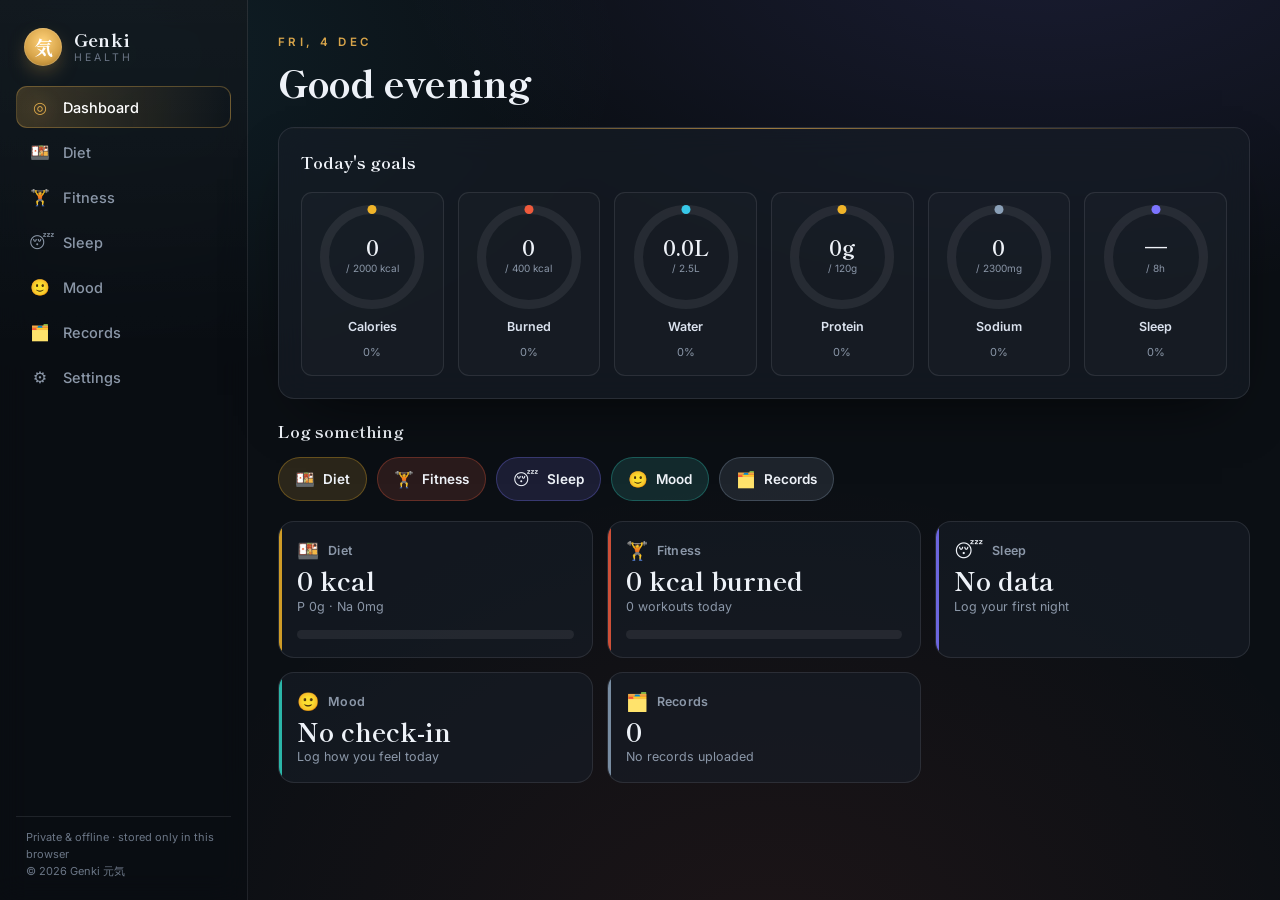
<file: genki/index.html>
<!DOCTYPE html>
<html lang="en">
<head>
<meta charset="UTF-8" />
<meta name="viewport" content="width=device-width, initial-scale=1.0, viewport-fit=cover" />
<meta name="theme-color" content="#0b0f14" />
<title>Genki 元気</title>
<link rel="icon" href="data:image/svg+xml,%3Csvg xmlns='http://www.w3.org/2000/svg' viewBox='0 0 100 100'%3E%3Ctext y='.9em' font-size='90'%3E%F0%9F%AB%80%3C/text%3E%3C/svg%3E" />
<meta name="description" content="Genki 元気 — a private, offline-first health tracker for meals, hydration, fitness, sleep and mood. Log a day, snap a food photo, and let Claude help you understand it." />
<link rel="preconnect" href="https://fonts.googleapis.com" />
<link rel="preconnect" href="https://fonts.gstatic.com" crossorigin />
<link href="https://fonts.googleapis.com/css2?family=Shippori+Mincho:wght@500;700;800&family=Inter:wght@400;500;600;700&display=swap" rel="stylesheet" />
<link rel="stylesheet" href="css/app.css" />
</head>
<body>
  <div class="app">
    <aside class="sidebar">
      <div class="brand">
        <div class="seal">気</div>
        <div class="brand-tx">
          <span class="brand-name">Genki</span>
          <span class="brand-sub">Health</span>
        </div>
      </div>
      <nav class="nav-list" id="navList"><!-- built by app.js --></nav>
      <div class="side-foot">Private &amp; offline · stored only in this browser<br />&copy; <span id="year">2026</span> Genki 元気</div>
    </aside>

    <main class="main">
      <div id="view"><!-- rendered by app.js --></div>
    </main>
  </div>

  <nav class="tabbar" id="tabList"><!-- built by app.js --></nav>

  <div id="toastWrap" class="toast-wrap"></div>
  <div id="modalRoot"></div>

  <!-- Script load order is a contract (SPEC §"Script load order") -->
  <script src="js/app.js"></script>
  <script src="js/food-db.js"></script>
  <script src="js/exercise-db.js"></script>
  <script src="js/diet.js"></script>
  <script src="js/fitness.js"></script>
  <script src="js/sleep.js"></script>
  <script src="js/mood.js"></script>
  <script src="js/records.js"></script>
</body>
</html>
</file>
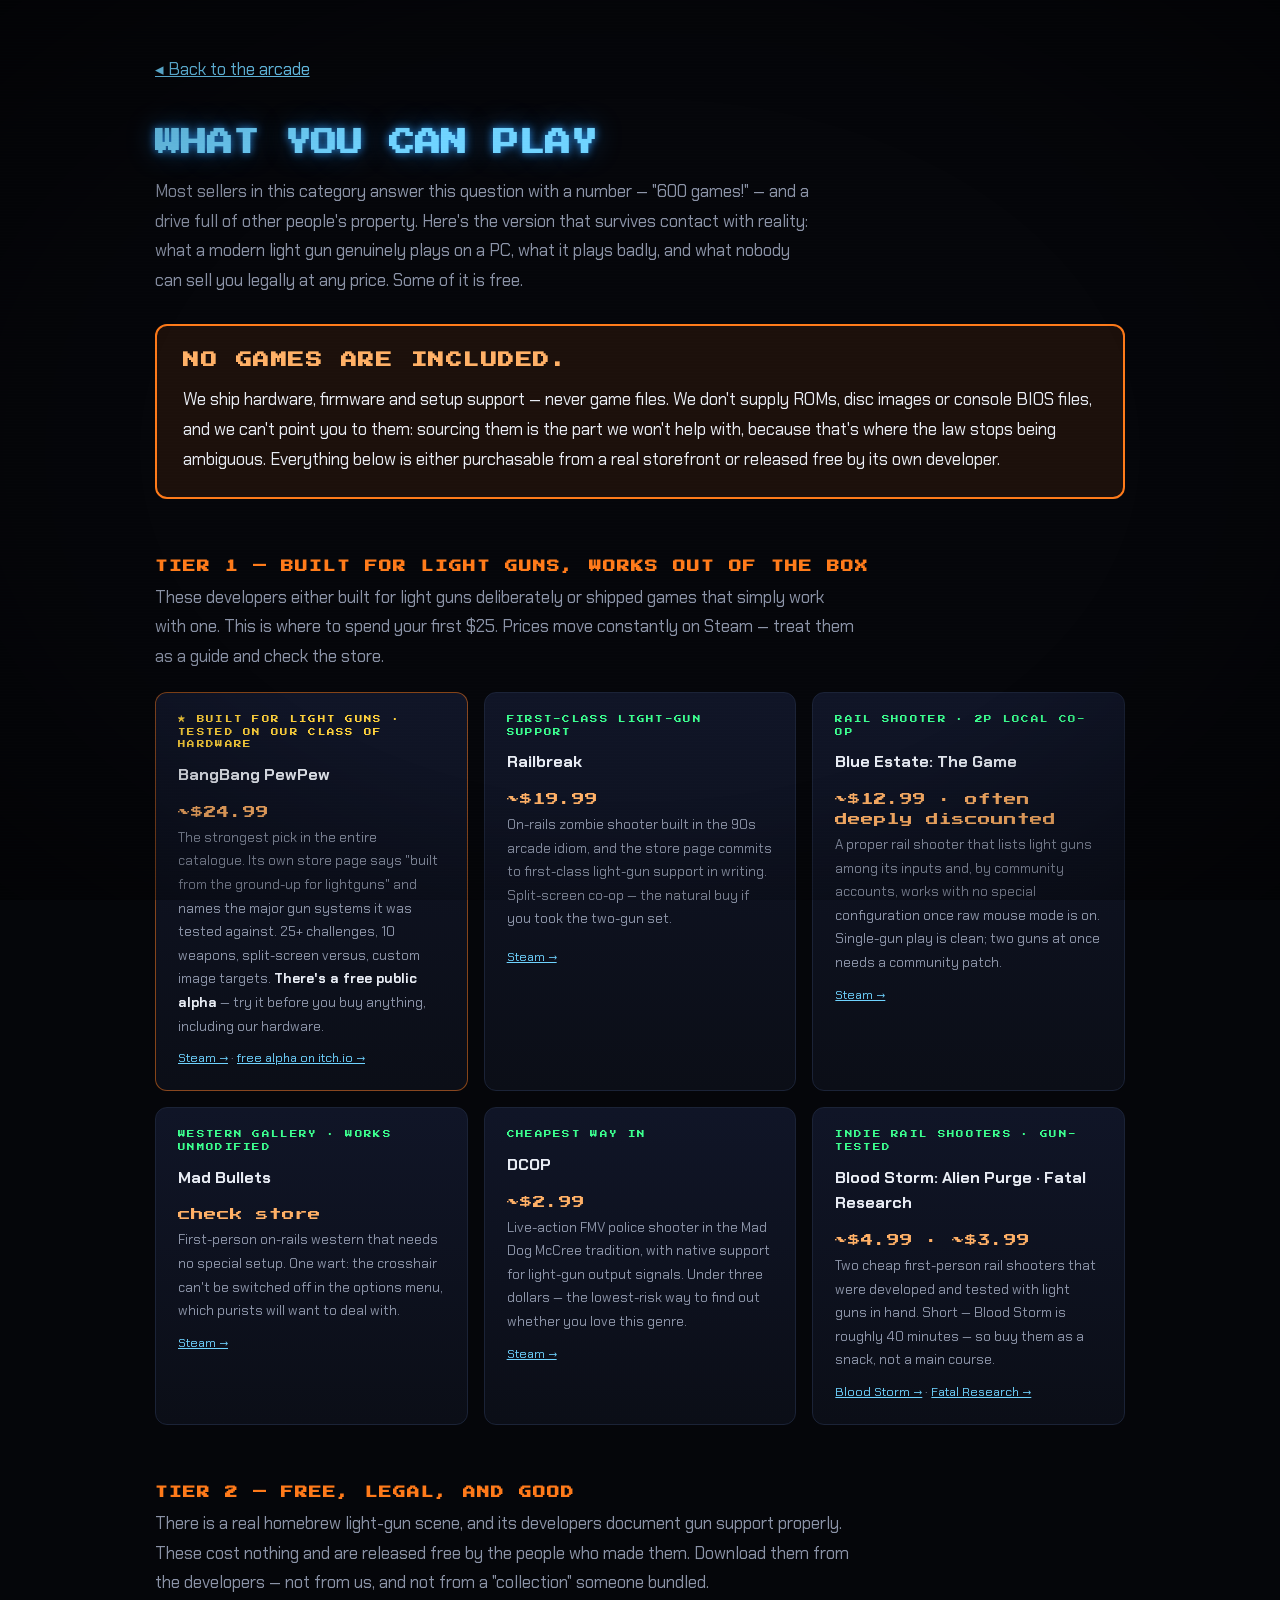
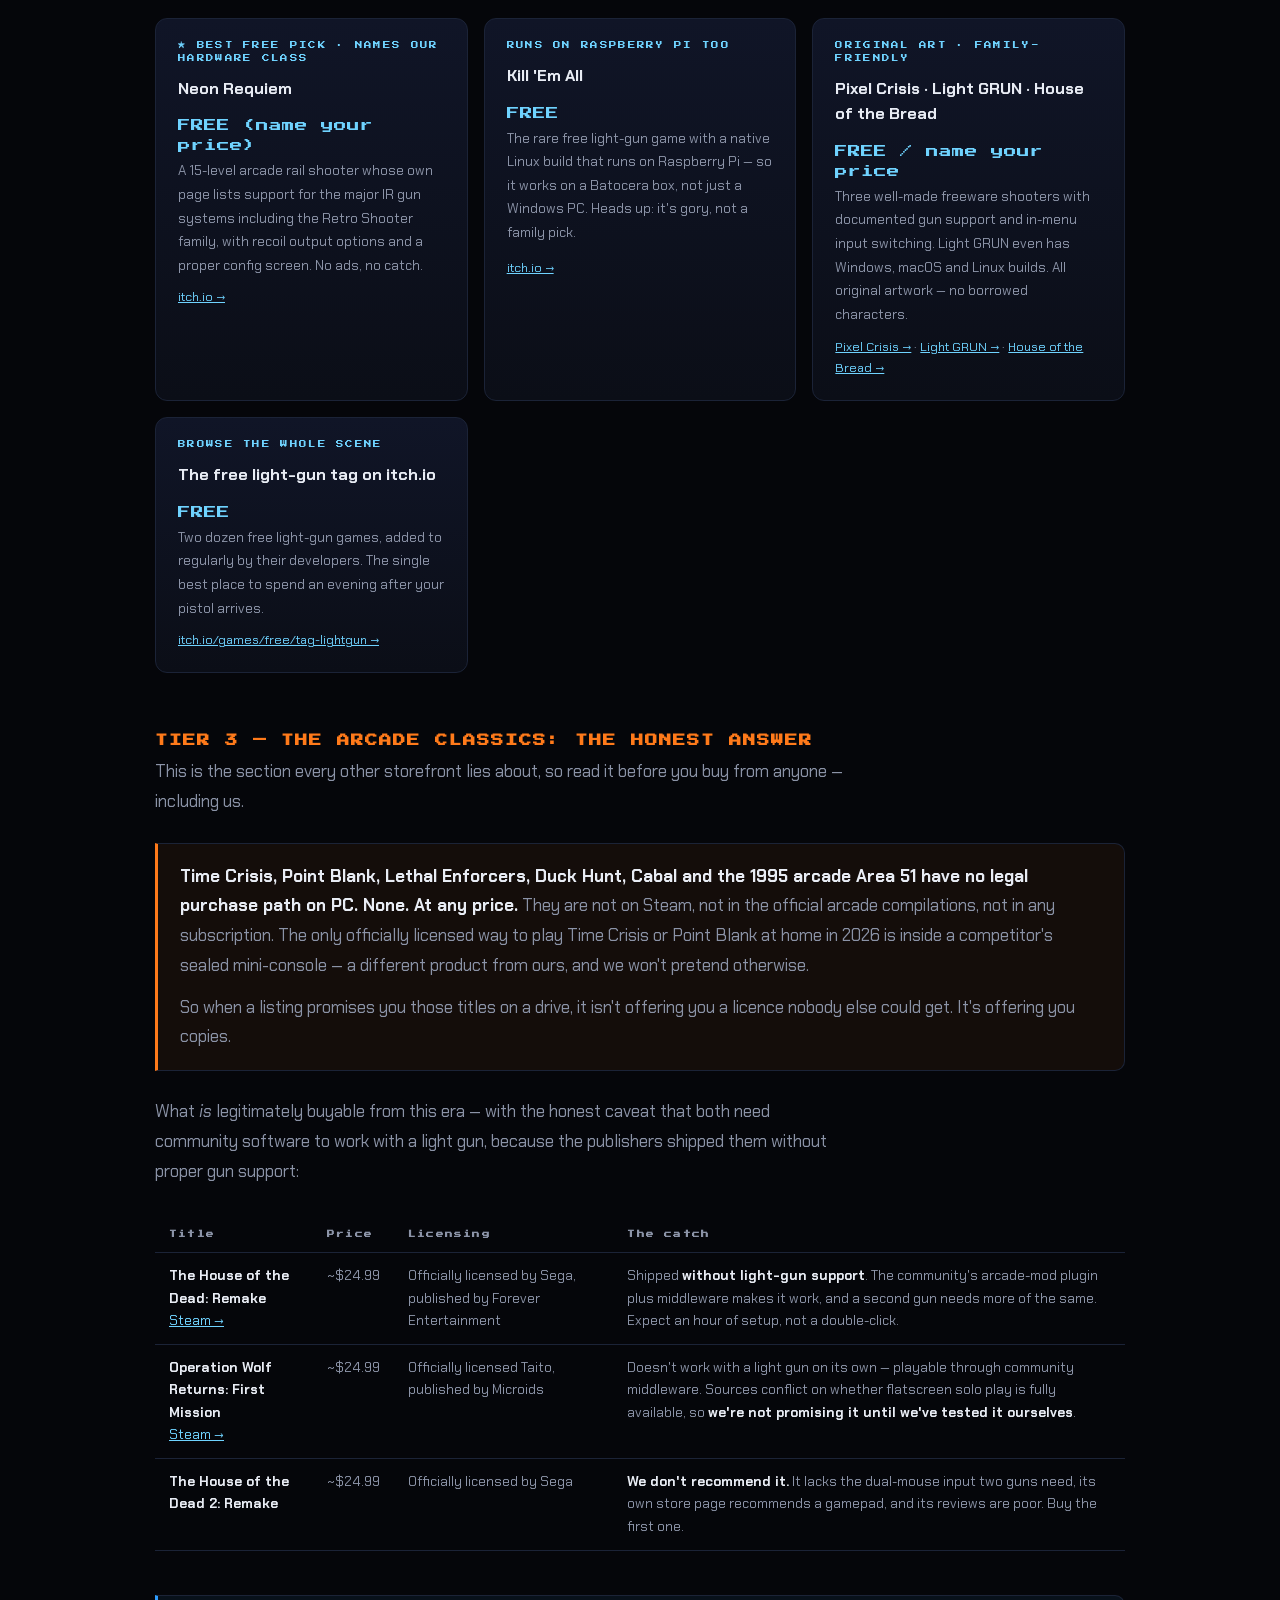
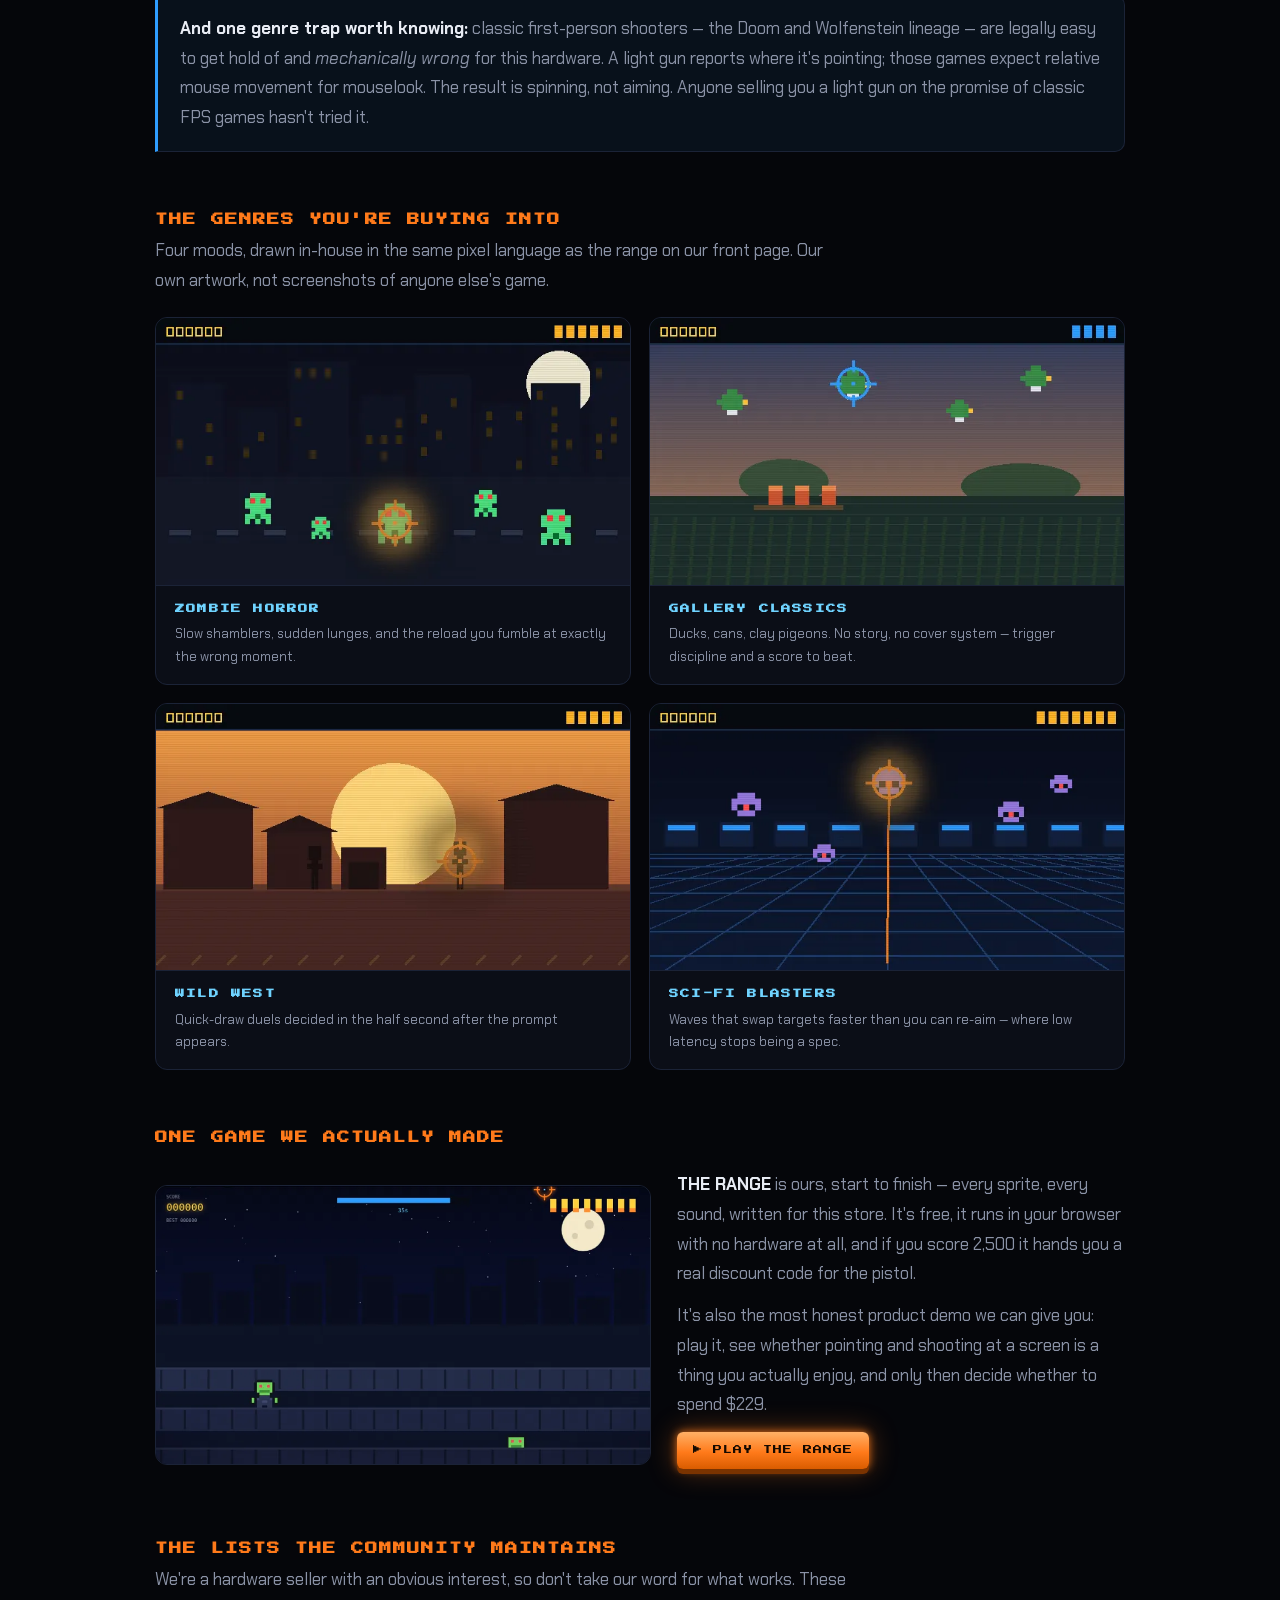
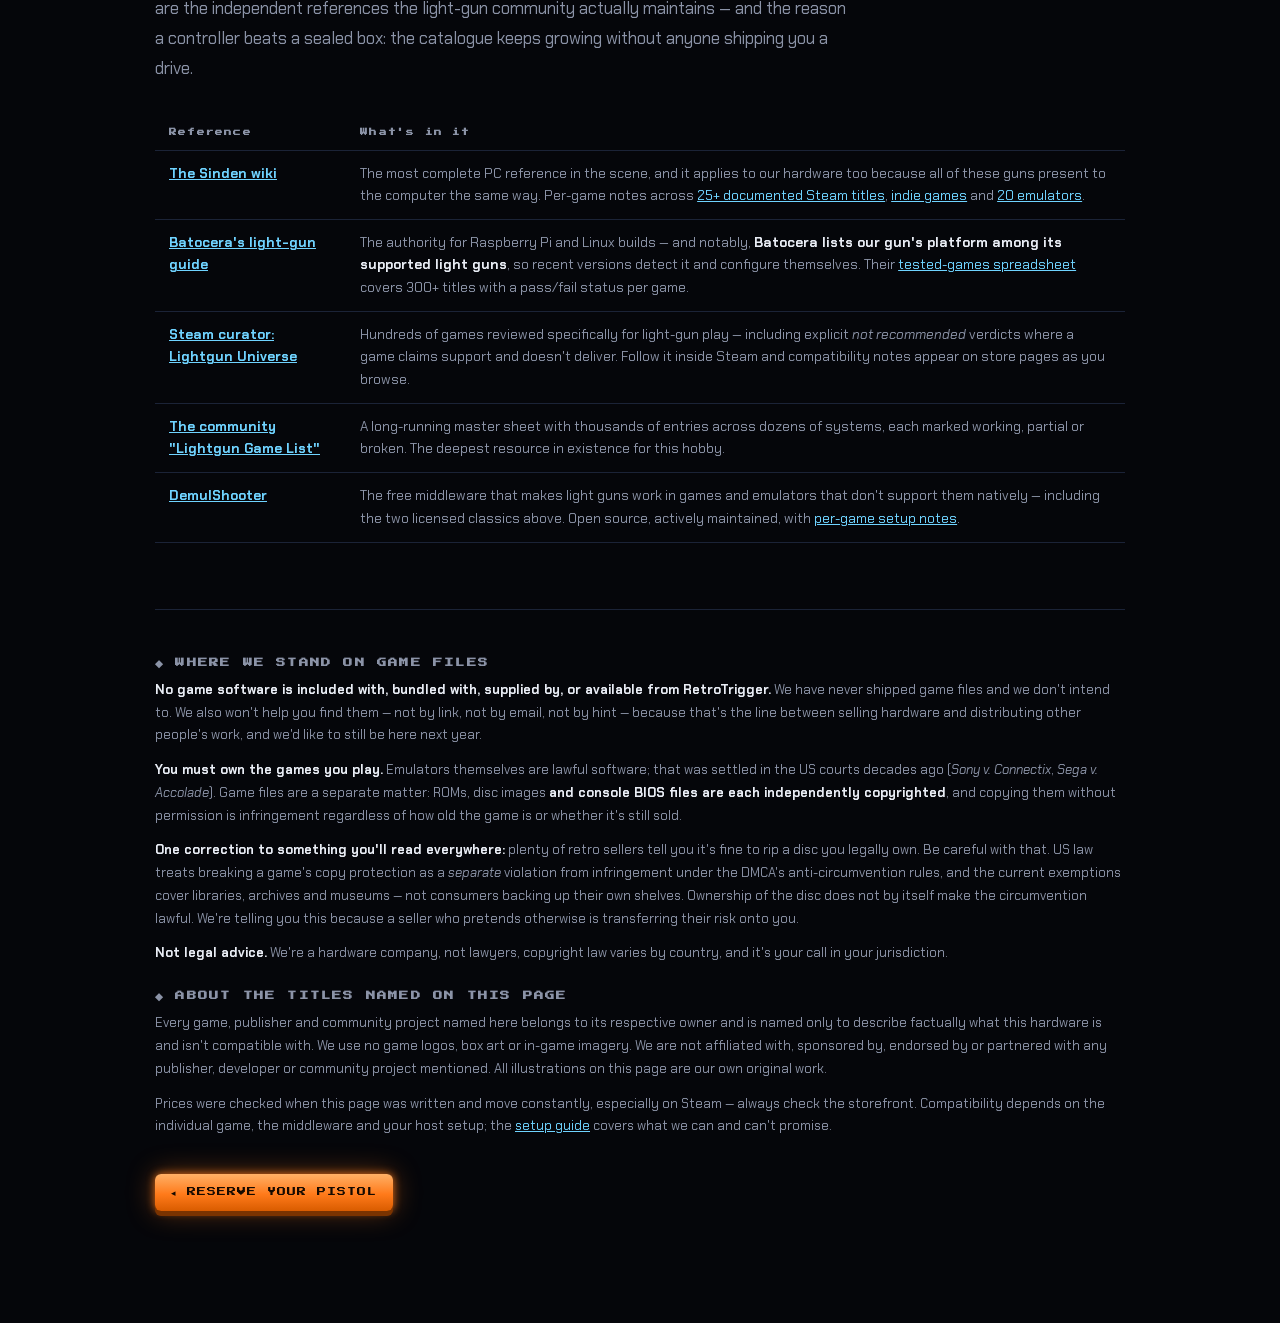
<file: games.html>
<!DOCTYPE html>
<html lang="en">
<head>
<meta charset="UTF-8" />
<meta name="viewport" content="width=device-width, initial-scale=1.0" />
<meta name="theme-color" content="#05060a" />
<title>What You Can Play · RETROTRIGGER™</title>
<meta name="description" content="An honest catalogue of what a modern light gun actually plays on PC — games built for light guns, free homebrew, and the truth about the arcade classics. No games included; no ROMs supplied." />
<link rel="icon" href="data:image/svg+xml,%3Csvg xmlns='http://www.w3.org/2000/svg' viewBox='0 0 100 100'%3E%3Ccircle cx='50' cy='50' r='38' fill='none' stroke='%23ff7a1a' stroke-width='10'/%3E%3Cpath d='M50 2v26M50 72v26M2 50h26M72 50h26' stroke='%232f9dff' stroke-width='10'/%3E%3Ccircle cx='50' cy='50' r='8' fill='%23ff7a1a'/%3E%3C/svg%3E" />
<link rel="preconnect" href="https://fonts.googleapis.com" />
<link rel="preconnect" href="https://fonts.gstatic.com" crossorigin />
<link href="https://fonts.googleapis.com/css2?family=Press+Start+2P&family=Chakra+Petch:wght@400;600;700&display=swap" rel="stylesheet" />
<link rel="stylesheet" href="css/style.css" />
<style>
  body{ cursor:auto }
  .doc{ max-width:1010px; margin:0 auto; padding:56px 20px 100px }
  .back{ display:inline-block; margin-bottom:26px }
  .doc h1{ font-family:var(--px); font-size:clamp(16px,3.4vw,26px); margin:14px 0 12px; color:var(--blue2); text-shadow:var(--glow-blue) }
  .doc .sub{ color:var(--dim); max-width:66ch; line-height:1.75 }
  .doc h2{ font-family:var(--px); font-size:12.5px; color:var(--orange); margin:58px 0 6px; letter-spacing:1px; line-height:1.6 }
  .doc h3{ font-family:var(--body); font-weight:700; font-size:16px; color:var(--ink); margin:0 0 6px }
  .doc p, .doc li{ color:var(--dim); line-height:1.75; margin-bottom:12px }
  .doc b{ color:var(--ink) }
  .doc ul{ padding-left:22px }
  .tier-note{ color:var(--dim); max-width:70ch; margin-bottom:20px; line-height:1.75 }

  /* the unmissable one */
  .nogames{
    border:2px solid var(--orange); border-radius:12px; padding:22px 26px; margin:28px 0 6px;
    background:rgba(255,122,26,.09);
  }
  .nogames b.big{
    display:block; font-family:var(--px); font-size:clamp(12px,2.2vw,16px); color:var(--orange2);
    letter-spacing:1.5px; margin-bottom:12px;
  }
  .nogames p{ color:var(--ink); margin:0 }

  .cards{ display:grid; grid-template-columns:repeat(auto-fit,minmax(258px,1fr)); gap:16px; margin:20px 0 8px }
  .card{
    border:1px solid var(--line); border-radius:12px; padding:20px 22px;
    background:linear-gradient(180deg,var(--panel2),var(--panel)); display:flex; flex-direction:column;
  }
  .card .tag{ font-family:var(--px); font-size:7.5px; letter-spacing:1.3px; margin-bottom:11px; color:var(--green); line-height:1.7 }
  .card.hero{ border-color:rgba(255,122,26,.5) }
  .card.hero .tag{ color:var(--gold) }
  .card .price{ font-family:var(--px); font-size:12.5px; color:var(--orange2); margin:9px 0 3px }
  .card p{ font-size:13.5px; flex:1; margin-bottom:10px }
  .card .go{ font-size:12.5px; margin:0 }
  .card.free .tag{ color:var(--blue2) }
  .card.free .price{ color:var(--blue2) }

  .genres{ display:grid; grid-template-columns:1fr 1fr; gap:18px; margin:22px 0 8px }
  .gtile{ border:1px solid var(--line); border-radius:12px; overflow:hidden; background:var(--panel) }
  .gtile img{ width:100%; display:block; border-bottom:1px solid var(--line) }
  .gtile .cap{ padding:15px 19px }
  .gtile h3{ font-family:var(--px); font-size:9.5px; letter-spacing:1.2px; color:var(--blue2); margin-bottom:7px }
  .gtile p{ font-size:13px; margin:0 }

  .own{ display:grid; grid-template-columns:1.05fr .95fr; gap:26px; align-items:center; margin:22px 0 }
  .own img{ width:100%; border:1px solid var(--line); border-radius:12px; display:block }

  .scroll{ overflow-x:auto }
  table{ border-collapse:collapse; width:100%; font-size:13.5px; margin:18px 0; min-width:560px }
  th{ font-family:var(--px); font-size:7.5px; letter-spacing:1.2px; color:var(--dim); text-align:left; padding:12px 14px; border-bottom:1px solid var(--line) }
  td{ padding:12px 14px; border-bottom:1px solid var(--line); color:var(--dim); vertical-align:top; line-height:1.65 }
  td b{ color:var(--ink) }

  .callout{
    border:1px solid var(--line); border-left:3px solid var(--blue); border-radius:0 10px 10px 0;
    background:rgba(47,157,255,.07); padding:18px 22px; margin:26px 0;
  }
  .callout p:last-child{ margin-bottom:0 }
  .warn{
    border:1px solid var(--line); border-left:3px solid var(--orange); border-radius:0 10px 10px 0;
    background:rgba(255,122,26,.06); padding:18px 22px; margin:26px 0;
  }
  .warn p:last-child{ margin-bottom:0 }
  .legal{ font-size:13px; color:var(--dim); border-top:1px solid var(--line); padding-top:22px; margin-top:48px; line-height:1.8 }
  .legal b{ color:var(--ink) }
  .legal h3{ font-family:var(--px); font-size:9.5px; letter-spacing:1.2px; color:var(--dim); margin:22px 0 8px }
  @media(max-width:760px){ .genres, .own{ grid-template-columns:1fr } }
</style>
</head>
<body>
<div class="doc">
  <a class="back" href="index.html">◂ Back to the arcade</a>
  <h1>WHAT YOU CAN PLAY</h1>
  <p class="sub">Most sellers in this category answer this question with a number — "600 games!" — and
  a drive full of other people's property. Here's the version that survives contact with reality:
  what a modern light gun genuinely plays on a PC, what it plays badly, and what nobody can sell you
  legally at any price. Some of it is free.</p>

  <div class="nogames">
    <b class="big">NO GAMES ARE INCLUDED.</b>
    <p>We ship hardware, firmware and setup support — never game files. We don't supply ROMs, disc
    images or console BIOS files, and we can't point you to them: sourcing them is the part we won't
    help with, because that's where the law stops being ambiguous. Everything below is either
    purchasable from a real storefront or released free by its own developer.</p>
  </div>

  <h2>TIER 1 — BUILT FOR LIGHT GUNS, WORKS OUT OF THE BOX</h2>
  <p class="tier-note">These developers either built for light guns deliberately or shipped games that
  simply work with one. This is where to spend your first $25. Prices move constantly on Steam — treat
  them as a guide and check the store.</p>
  <div class="cards">
    <div class="card hero">
      <span class="tag">★ BUILT FOR LIGHT GUNS · TESTED ON OUR CLASS OF HARDWARE</span>
      <h3>BangBang PewPew</h3>
      <span class="price">~$24.99</span>
      <p>The strongest pick in the entire catalogue. Its own store page says "built from the ground-up
      for lightguns" and names the major gun systems it was tested against. 25+ challenges, 10 weapons,
      split-screen versus, custom image targets. <b>There's a free public alpha</b> — try it before you
      buy anything, including our hardware.</p>
      <p class="go"><a href="https://store.steampowered.com/app/1818880/BangBang_PewPew/" target="_blank" rel="noopener">Steam →</a> · <a href="https://moleratdigital.itch.io/lightgun-shooter-bangbang-pewpew" target="_blank" rel="noopener">free alpha on itch.io →</a></p>
    </div>
    <div class="card">
      <span class="tag">FIRST-CLASS LIGHT-GUN SUPPORT</span>
      <h3>Railbreak</h3>
      <span class="price">~$19.99</span>
      <p>On-rails zombie shooter built in the 90s arcade idiom, and the store page commits to
      first-class light-gun support in writing. Split-screen co-op — the natural buy if you took the
      two-gun set.</p>
      <p class="go"><a href="https://store.steampowered.com/app/2587170/" target="_blank" rel="noopener">Steam →</a></p>
    </div>
    <div class="card">
      <span class="tag">RAIL SHOOTER · 2P LOCAL CO-OP</span>
      <h3>Blue Estate: The Game</h3>
      <span class="price">~$12.99 · often deeply discounted</span>
      <p>A proper rail shooter that lists light guns among its inputs and, by community accounts,
      works with no special configuration once raw mouse mode is on. Single-gun play is clean;
      two guns at once needs a community patch.</p>
      <p class="go"><a href="https://store.steampowered.com/app/305380/Blue_Estate_The_Game/" target="_blank" rel="noopener">Steam →</a></p>
    </div>
    <div class="card">
      <span class="tag">WESTERN GALLERY · WORKS UNMODIFIED</span>
      <h3>Mad Bullets</h3>
      <span class="price">check store</span>
      <p>First-person on-rails western that needs no special setup. One wart: the crosshair can't be
      switched off in the options menu, which purists will want to deal with.</p>
      <p class="go"><a href="https://store.steampowered.com/app/452860/Mad_Bullets/" target="_blank" rel="noopener">Steam →</a></p>
    </div>
    <div class="card">
      <span class="tag">CHEAPEST WAY IN</span>
      <h3>DCOP</h3>
      <span class="price">~$2.99</span>
      <p>Live-action FMV police shooter in the Mad Dog McCree tradition, with native support for
      light-gun output signals. Under three dollars — the lowest-risk way to find out whether you
      love this genre.</p>
      <p class="go"><a href="https://store.steampowered.com/app/2542320/DCOP/" target="_blank" rel="noopener">Steam →</a></p>
    </div>
    <div class="card">
      <span class="tag">INDIE RAIL SHOOTERS · GUN-TESTED</span>
      <h3>Blood Storm: Alien Purge · Fatal Research</h3>
      <span class="price">~$4.99 · ~$3.99</span>
      <p>Two cheap first-person rail shooters that were developed and tested with light guns in hand.
      Short — Blood Storm is roughly 40 minutes — so buy them as a snack, not a main course.</p>
      <p class="go"><a href="https://store.steampowered.com/app/3483190/" target="_blank" rel="noopener">Blood Storm →</a> · <a href="https://store.steampowered.com/app/3366870/" target="_blank" rel="noopener">Fatal Research →</a></p>
    </div>
  </div>

  <h2>TIER 2 — FREE, LEGAL, AND GOOD</h2>
  <p class="tier-note">There is a real homebrew light-gun scene, and its developers document gun
  support properly. These cost nothing and are released free by the people who made them. Download
  them from the developers — not from us, and not from a "collection" someone bundled.</p>
  <div class="cards">
    <div class="card free">
      <span class="tag">★ BEST FREE PICK · NAMES OUR HARDWARE CLASS</span>
      <h3>Neon Requiem</h3>
      <span class="price">FREE (name your price)</span>
      <p>A 15-level arcade rail shooter whose own page lists support for the major IR gun systems
      including the Retro Shooter family, with recoil output options and a proper config screen. No
      ads, no catch.</p>
      <p class="go"><a href="https://neonrequiem.itch.io/neon-requiem" target="_blank" rel="noopener">itch.io →</a></p>
    </div>
    <div class="card free">
      <span class="tag">RUNS ON RASPBERRY PI TOO</span>
      <h3>Kill 'Em All</h3>
      <span class="price">FREE</span>
      <p>The rare free light-gun game with a native Linux build that runs on Raspberry Pi — so it
      works on a Batocera box, not just a Windows PC. Heads up: it's gory, not a family pick.</p>
      <p class="go"><a href="https://modig.itch.io/kill-em-all" target="_blank" rel="noopener">itch.io →</a></p>
    </div>
    <div class="card free">
      <span class="tag">ORIGINAL ART · FAMILY-FRIENDLY</span>
      <h3>Pixel Crisis · Light GRUN · House of the Bread</h3>
      <span class="price">FREE / name your price</span>
      <p>Three well-made freeware shooters with documented gun support and in-menu input switching.
      Light GRUN even has Windows, macOS and Linux builds. All original artwork — no borrowed
      characters.</p>
      <p class="go"><a href="https://theprinceofmars.itch.io/pixel-crisis" target="_blank" rel="noopener">Pixel Crisis →</a> · <a href="https://flobblewurt.itch.io/light-grun" target="_blank" rel="noopener">Light GRUN →</a> · <a href="https://theprinceofmars.itch.io/the-house-of-the-bread" target="_blank" rel="noopener">House of the Bread →</a></p>
    </div>
    <div class="card free">
      <span class="tag">BROWSE THE WHOLE SCENE</span>
      <h3>The free light-gun tag on itch.io</h3>
      <span class="price">FREE</span>
      <p>Two dozen free light-gun games, added to regularly by their developers. The single best
      place to spend an evening after your pistol arrives.</p>
      <p class="go"><a href="https://itch.io/games/free/tag-lightgun" target="_blank" rel="noopener">itch.io/games/free/tag-lightgun →</a></p>
    </div>
  </div>

  <h2>TIER 3 — THE ARCADE CLASSICS: THE HONEST ANSWER</h2>
  <p class="tier-note">This is the section every other storefront lies about, so read it before you
  buy from anyone — including us.</p>

  <div class="warn">
    <p><b>Time Crisis, Point Blank, Lethal Enforcers, Duck Hunt, Cabal and the 1995 arcade Area 51
    have no legal purchase path on PC. None. At any price.</b> They are not on Steam, not in the
    official arcade compilations, not in any subscription. The only officially licensed way to play
    Time Crisis or Point Blank at home in 2026 is inside a competitor's sealed mini-console — a
    different product from ours, and we won't pretend otherwise.</p>
    <p>So when a listing promises you those titles on a drive, it isn't offering you a licence
    nobody else could get. It's offering you copies.</p>
  </div>

  <p class="tier-note">What <i>is</i> legitimately buyable from this era — with the honest caveat that
  both need community software to work with a light gun, because the publishers shipped them
  without proper gun support:</p>
  <div class="scroll"><table>
    <tr><th>Title</th><th>Price</th><th>Licensing</th><th>The catch</th></tr>
    <tr>
      <td><b>The House of the Dead: Remake</b><br/><a href="https://store.steampowered.com/app/1694600/" target="_blank" rel="noopener">Steam →</a></td>
      <td>~$24.99</td>
      <td>Officially licensed by Sega, published by Forever Entertainment</td>
      <td>Shipped <b>without light-gun support</b>. The community's arcade-mod plugin plus middleware makes it work, and a second gun needs more of the same. Expect an hour of setup, not a double-click.</td>
    </tr>
    <tr>
      <td><b>Operation Wolf Returns: First Mission</b><br/><a href="https://store.steampowered.com/app/1852650/" target="_blank" rel="noopener">Steam →</a></td>
      <td>~$24.99</td>
      <td>Officially licensed Taito, published by Microids</td>
      <td>Doesn't work with a light gun on its own — playable through community middleware. Sources conflict on whether flatscreen solo play is fully available, so <b>we're not promising it until we've tested it ourselves</b>.</td>
    </tr>
    <tr>
      <td><b>The House of the Dead 2: Remake</b></td>
      <td>~$24.99</td>
      <td>Officially licensed by Sega</td>
      <td><b>We don't recommend it.</b> It lacks the dual-mouse input two guns need, its own store page recommends a gamepad, and its reviews are poor. Buy the first one.</td>
    </tr>
  </table></div>

  <div class="callout">
    <p><b>And one genre trap worth knowing:</b> classic first-person shooters — the Doom and
    Wolfenstein lineage — are legally easy to get hold of and <i>mechanically wrong</i> for this
    hardware. A light gun reports where it's pointing; those games expect relative mouse movement for
    mouselook. The result is spinning, not aiming. Anyone selling you a light gun on the promise of
    classic FPS games hasn't tried it.</p>
  </div>

  <h2>THE GENRES YOU'RE BUYING INTO</h2>
  <p class="tier-note">Four moods, drawn in-house in the same pixel language as the range on our front
  page. Our own artwork, not screenshots of anyone else's game.</p>
  <div class="genres">
    <div class="gtile">
      <img src="assets/genre-zombie.webp" alt="Original pixel artwork: a moonlit ruined street with shambling pixel zombies and an orange crosshair locked on one of them" width="640" height="360" loading="lazy" />
      <div class="cap"><h3>ZOMBIE HORROR</h3><p>Slow shamblers, sudden lunges, and the reload you fumble at exactly the wrong moment.</p></div>
    </div>
    <div class="gtile">
      <img src="assets/genre-gallery.webp" alt="Original pixel artwork: dawn over water with pixel ducks in flight, tin cans on a rail, and a blue crosshair tracking a duck" width="640" height="360" loading="lazy" />
      <div class="cap"><h3>GALLERY CLASSICS</h3><p>Ducks, cans, clay pigeons. No story, no cover system — trigger discipline and a score to beat.</p></div>
    </div>
    <div class="gtile">
      <img src="assets/genre-western.webp" alt="Original pixel artwork: a sunset western street with saloon silhouettes and two gunslingers, crosshair on one of them" width="640" height="360" loading="lazy" />
      <div class="cap"><h3>WILD WEST</h3><p>Quick-draw duels decided in the half second after the prompt appears.</p></div>
    </div>
    <div class="gtile">
      <img src="assets/genre-scifi.webp" alt="Original pixel artwork: a neon hangar with a perspective grid, alien drones and an orange tracer running to the crosshair" width="640" height="360" loading="lazy" />
      <div class="cap"><h3>SCI-FI BLASTERS</h3><p>Waves that swap targets faster than you can re-aim — where low latency stops being a spec.</p></div>
    </div>
  </div>

  <h2>ONE GAME WE ACTUALLY MADE</h2>
  <div class="own">
    <img src="assets/range-screenshot.webp" alt="Screenshot of THE RANGE, RetroTrigger's own browser shooting gallery, showing pixel zombies on a night street with crosshair and ammo HUD" width="900" height="507" loading="lazy" />
    <div>
      <p><b>THE RANGE</b> is ours, start to finish — every sprite, every sound, written for this
      store. It's free, it runs in your browser with no hardware at all, and if you score 2,500 it
      hands you a real discount code for the pistol.</p>
      <p>It's also the most honest product demo we can give you: play it, see whether pointing and
      shooting at a screen is a thing you actually enjoy, and only then decide whether to spend
      $229.</p>
      <p><a class="btn-arcade btn-sm" href="index.html#range">▶ PLAY THE RANGE</a></p>
    </div>
  </div>

  <h2>THE LISTS THE COMMUNITY MAINTAINS</h2>
  <p class="tier-note">We're a hardware seller with an obvious interest, so don't take our word for
  what works. These are the independent references the light-gun community actually maintains — and
  the reason a controller beats a sealed box: the catalogue keeps growing without anyone shipping you
  a drive.</p>
  <div class="scroll"><table>
    <tr><th>Reference</th><th>What's in it</th></tr>
    <tr>
      <td><b><a href="https://www.sindenwiki.org/wiki/Sinden_Wiki" target="_blank" rel="noopener">The Sinden wiki</a></b></td>
      <td>The most complete PC reference in the scene, and it applies to our hardware too because all of these guns present to the computer the same way. Per-game notes across <a href="https://www.sindenwiki.org/wiki/Category:Steam_Games" target="_blank" rel="noopener">25+ documented Steam titles</a>, <a href="https://www.sindenwiki.org/wiki/Indie_Games" target="_blank" rel="noopener">indie games</a> and <a href="https://www.sindenwiki.org/wiki/Emulators_PC" target="_blank" rel="noopener">20 emulators</a>.</td>
    </tr>
    <tr>
      <td><b><a href="https://wiki.batocera.org/emulators:lightgun_games" target="_blank" rel="noopener">Batocera's light-gun guide</a></b></td>
      <td>The authority for Raspberry Pi and Linux builds — and notably, <b>Batocera lists our gun's platform among its supported light guns</b>, so recent versions detect it and configure themselves. Their <a href="https://wiki.batocera.org/emulators:light_gun_game_spreadsheet" target="_blank" rel="noopener">tested-games spreadsheet</a> covers 300+ titles with a pass/fail status per game.</td>
    </tr>
    <tr>
      <td><b><a href="https://store.steampowered.com/curator/39761635-Lightgun-Universe/" target="_blank" rel="noopener">Steam curator: Lightgun Universe</a></b></td>
      <td>Hundreds of games reviewed specifically for light-gun play — including explicit <i>not recommended</i> verdicts where a game claims support and doesn't deliver. Follow it inside Steam and compatibility notes appear on store pages as you browse.</td>
    </tr>
    <tr>
      <td><b><a href="https://docs.google.com/spreadsheets/d/1AWMWPkevIZM6WJvzrDhglHkDjBvdEWR5TWgVmWGrBgA/edit?usp=sharing" target="_blank" rel="noopener">The community "Lightgun Game List"</a></b></td>
      <td>A long-running master sheet with thousands of entries across dozens of systems, each marked working, partial or broken. The deepest resource in existence for this hobby.</td>
    </tr>
    <tr>
      <td><b><a href="https://github.com/argonlefou/DemulShooter" target="_blank" rel="noopener">DemulShooter</a></b></td>
      <td>The free middleware that makes light guns work in games and emulators that don't support them natively — including the two licensed classics above. Open source, actively maintained, with <a href="https://github.com/argonlefou/DemulShooter/wiki/Windows-games" target="_blank" rel="noopener">per-game setup notes</a>.</td>
    </tr>
  </table></div>

  <div class="legal">
    <h3>◆ WHERE WE STAND ON GAME FILES</h3>
    <p><b>No game software is included with, bundled with, supplied by, or available from
    RetroTrigger.</b> We have never shipped game files and we don't intend to. We also won't help you
    find them — not by link, not by email, not by hint — because that's the line between selling
    hardware and distributing other people's work, and we'd like to still be here next year.</p>

    <p><b>You must own the games you play.</b> Emulators themselves are lawful software; that was
    settled in the US courts decades ago (<i>Sony v. Connectix</i>, <i>Sega v. Accolade</i>). Game
    files are a separate matter: ROMs, disc images <b>and console BIOS files are each independently
    copyrighted</b>, and copying them without permission is infringement regardless of how old the
    game is or whether it's still sold.</p>

    <p><b>One correction to something you'll read everywhere:</b> plenty of retro sellers tell you
    it's fine to rip a disc you legally own. Be careful with that. US law treats breaking a game's
    copy protection as a <i>separate</i> violation from infringement under the DMCA's
    anti-circumvention rules, and the current exemptions cover libraries, archives and museums —
    not consumers backing up their own shelves. Ownership of the disc does not by itself make the
    circumvention lawful. We're telling you this because a seller who pretends otherwise is
    transferring their risk onto you.</p>

    <p><b>Not legal advice.</b> We're a hardware company, not lawyers, copyright law varies by
    country, and it's your call in your jurisdiction.</p>

    <h3>◆ ABOUT THE TITLES NAMED ON THIS PAGE</h3>
    <p>Every game, publisher and community project named here belongs to its respective owner and is
    named only to describe factually what this hardware is and isn't compatible with. We use no game
    logos, box art or in-game imagery. We are not affiliated with, sponsored by, endorsed by or
    partnered with any publisher, developer or community project mentioned. All illustrations on this
    page are our own original work.</p>
    <p>Prices were checked when this page was written and move constantly, especially on Steam —
    always check the storefront. Compatibility depends on the individual game, the middleware and
    your host setup; the <a href="setup.html">setup guide</a> covers what we can and can't promise.</p>
  </div>

  <p style="margin-top:36px"><a class="btn-arcade btn-sm" href="index.html#preorder">◂ RESERVE YOUR PISTOL</a></p>
</div>
</body>
</html>
</file>
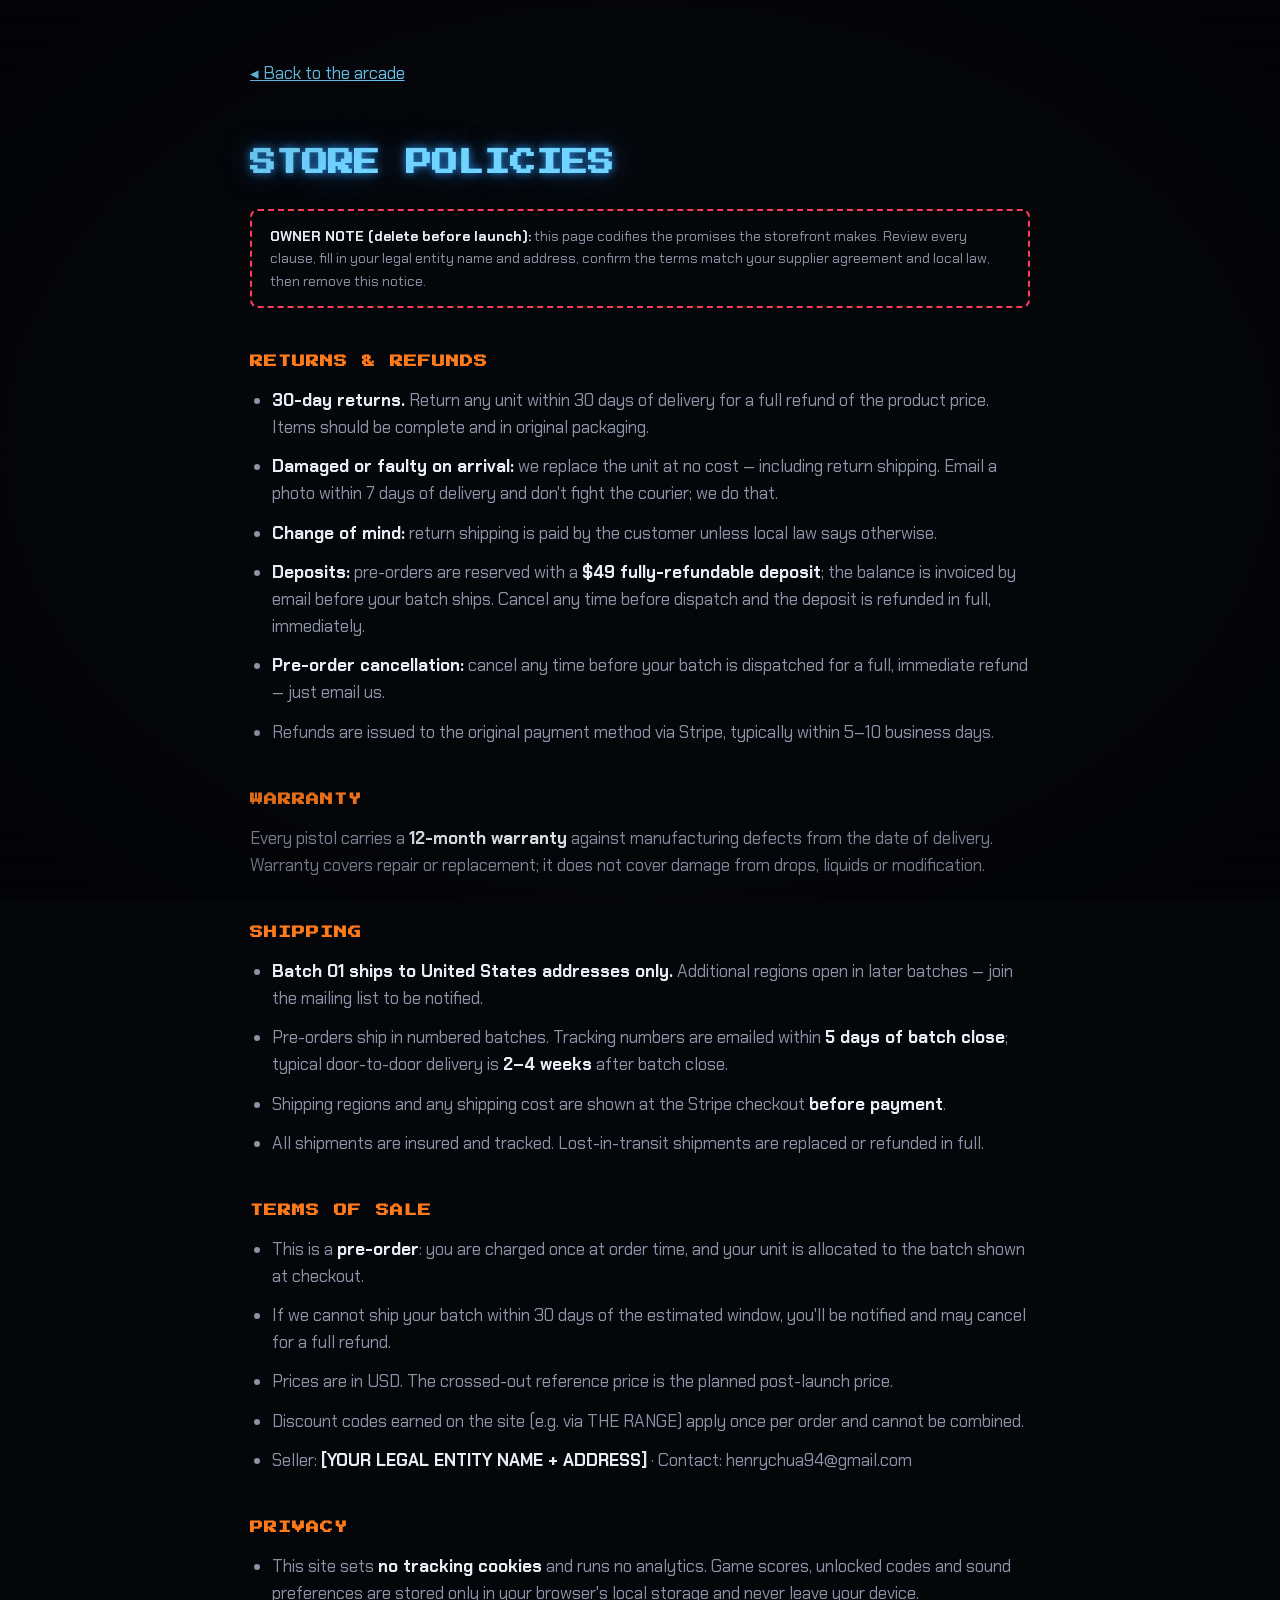
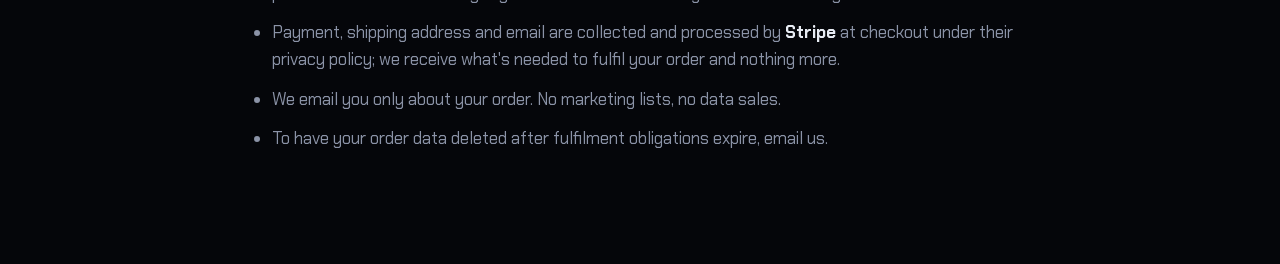
<file: policies.html>
<!DOCTYPE html>
<html lang="en">
<head>
<meta charset="UTF-8" />
<meta name="viewport" content="width=device-width, initial-scale=1.0" />
<meta name="theme-color" content="#05060a" />
<title>Store Policies · RETROTRIGGER™</title>
<meta name="robots" content="noindex" />
<link rel="icon" href="data:image/svg+xml,%3Csvg xmlns='http://www.w3.org/2000/svg' viewBox='0 0 100 100'%3E%3Ccircle cx='50' cy='50' r='38' fill='none' stroke='%23ff7a1a' stroke-width='10'/%3E%3Cpath d='M50 2v26M50 72v26M2 50h26M72 50h26' stroke='%232f9dff' stroke-width='10'/%3E%3Ccircle cx='50' cy='50' r='8' fill='%23ff7a1a'/%3E%3C/svg%3E" />
<link rel="preconnect" href="https://fonts.googleapis.com" />
<link rel="preconnect" href="https://fonts.gstatic.com" crossorigin />
<link href="https://fonts.googleapis.com/css2?family=Press+Start+2P&family=Chakra+Petch:wght@400;600;700&display=swap" rel="stylesheet" />
<link rel="stylesheet" href="css/style.css" />
<style>
  body{ cursor:auto }
  .pol-wrap{ max-width:820px; margin:0 auto; padding:60px 20px 100px }
  .pol-wrap h1{ font-family:var(--px); font-size:clamp(16px,3.4vw,26px); margin:26px 0 10px; color:var(--blue2); text-shadow:var(--glow-blue) }
  .pol-wrap h2{ font-family:var(--px); font-size:13px; color:var(--orange); margin:44px 0 14px; letter-spacing:1px }
  .pol-wrap p, .pol-wrap li{ color:var(--dim); margin-bottom:12px }
  .pol-wrap b{ color:var(--ink) }
  .pol-wrap ul{ padding-left:22px }
  .draft{ border:2px dashed var(--red); border-radius:8px; padding:14px 18px; margin:24px 0; color:var(--ink); font-size:14px }
  .back{ display:inline-block; margin-bottom:30px }
</style>
</head>
<body>
<div class="pol-wrap">
  <a class="back" href="index.html">◂ Back to the arcade</a>
  <h1>STORE POLICIES</h1>
  <p class="draft"><b>OWNER NOTE (delete before launch):</b> this page codifies the promises the
  storefront makes. Review every clause, fill in your legal entity name and address, confirm the
  terms match your supplier agreement and local law, then remove this notice.</p>

  <h2 id="returns">RETURNS &amp; REFUNDS</h2>
  <ul>
    <li><b>30-day returns.</b> Return any unit within 30 days of delivery for a full refund of the product price. Items should be complete and in original packaging.</li>
    <li><b>Damaged or faulty on arrival:</b> we replace the unit at no cost — including return shipping. Email a photo within 7 days of delivery and don't fight the courier; we do that.</li>
    <li><b>Change of mind:</b> return shipping is paid by the customer unless local law says otherwise.</li>
    <li><b>Deposits:</b> pre-orders are reserved with a <b>$49 fully-refundable deposit</b>; the balance is invoiced by email before your batch ships. Cancel any time before dispatch and the deposit is refunded in full, immediately.</li>
    <li><b>Pre-order cancellation:</b> cancel any time before your batch is dispatched for a full, immediate refund — just email us.</li>
    <li>Refunds are issued to the original payment method via Stripe, typically within 5–10 business days.</li>
  </ul>

  <h2 id="warranty">WARRANTY</h2>
  <p>Every pistol carries a <b>12-month warranty</b> against manufacturing defects from the date of
  delivery. Warranty covers repair or replacement; it does not cover damage from drops, liquids or
  modification.</p>

  <h2 id="shipping">SHIPPING</h2>
  <ul>
    <li><b>Batch 01 ships to United States addresses only.</b> Additional regions open in later batches — join the mailing list to be notified.</li>
    <li>Pre-orders ship in numbered batches. Tracking numbers are emailed within <b>5 days of batch close</b>; typical door-to-door delivery is <b>2–4 weeks</b> after batch close.</li>
    <li>Shipping regions and any shipping cost are shown at the Stripe checkout <b>before payment</b>.</li>
    <li>All shipments are insured and tracked. Lost-in-transit shipments are replaced or refunded in full.</li>
  </ul>

  <h2 id="terms">TERMS OF SALE</h2>
  <ul>
    <li>This is a <b>pre-order</b>: you are charged once at order time, and your unit is allocated to the batch shown at checkout.</li>
    <li>If we cannot ship your batch within 30 days of the estimated window, you'll be notified and may cancel for a full refund.</li>
    <li>Prices are in USD. The crossed-out reference price is the planned post-launch price.</li>
    <li>Discount codes earned on the site (e.g. via THE RANGE) apply once per order and cannot be combined.</li>
    <li>Seller: <b>[YOUR LEGAL ENTITY NAME + ADDRESS]</b> · Contact: henrychua94@gmail.com</li>
  </ul>

  <h2 id="privacy">PRIVACY</h2>
  <ul>
    <li>This site sets <b>no tracking cookies</b> and runs no analytics. Game scores, unlocked codes and sound preferences are stored only in your browser's local storage and never leave your device.</li>
    <li>Payment, shipping address and email are collected and processed by <b>Stripe</b> at checkout under their privacy policy; we receive what's needed to fulfil your order and nothing more.</li>
    <li>We email you only about your order. No marketing lists, no data sales.</li>
    <li>To have your order data deleted after fulfilment obligations expire, email us.</li>
  </ul>
</div>
</body>
</html>
</file>
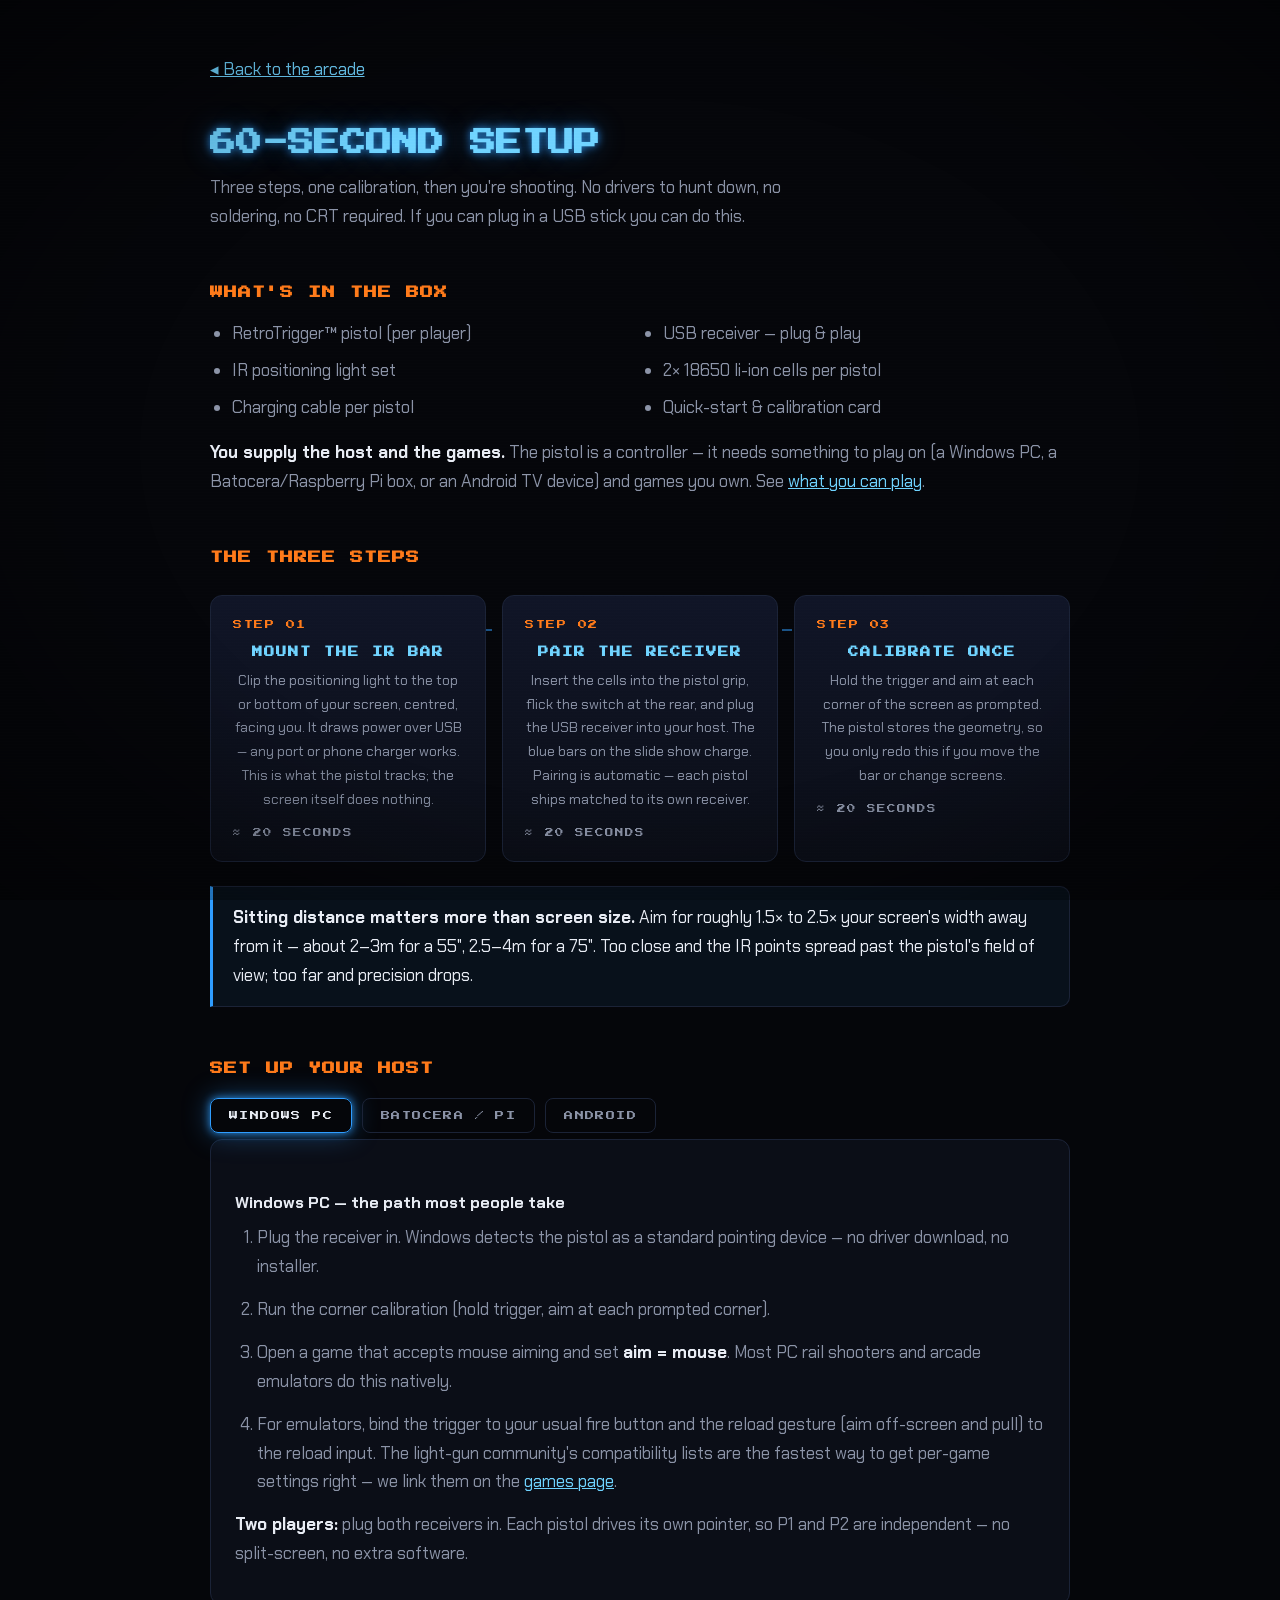
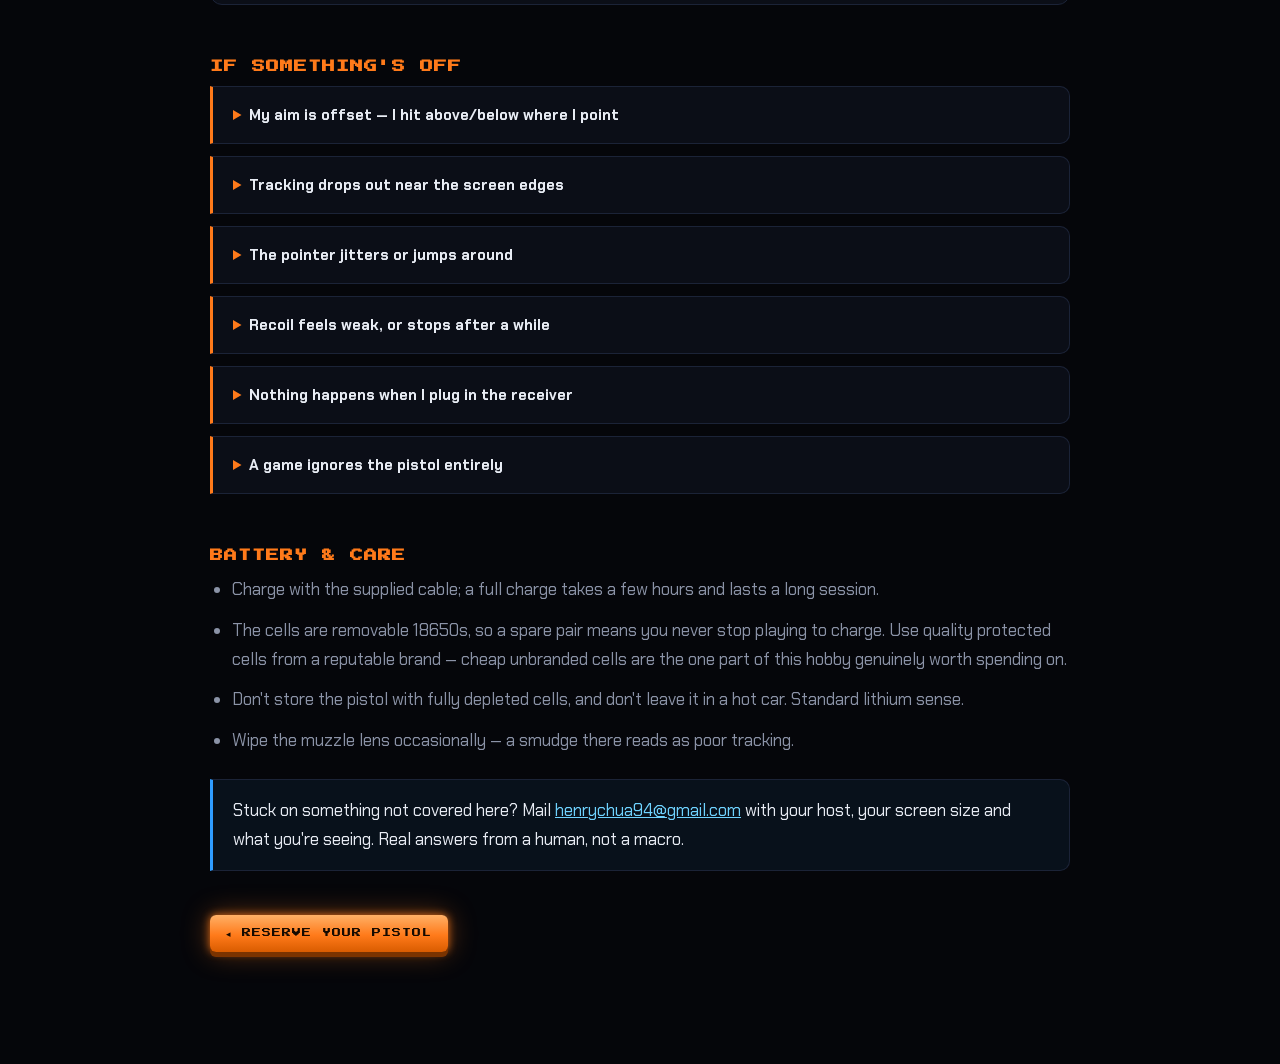
<file: setup.html>
<!DOCTYPE html>
<html lang="en">
<head>
<meta charset="UTF-8" />
<meta name="viewport" content="width=device-width, initial-scale=1.0" />
<meta name="theme-color" content="#05060a" />
<title>60-Second Setup · RETROTRIGGER™</title>
<meta name="description" content="Plug in the receiver, clip the IR bar to your screen, calibrate once. The complete RetroTrigger setup guide for Windows PC, Batocera/Raspberry Pi and Android — plus the calibration troubleshooting tree." />
<link rel="icon" href="data:image/svg+xml,%3Csvg xmlns='http://www.w3.org/2000/svg' viewBox='0 0 100 100'%3E%3Ccircle cx='50' cy='50' r='38' fill='none' stroke='%23ff7a1a' stroke-width='10'/%3E%3Cpath d='M50 2v26M50 72v26M2 50h26M72 50h26' stroke='%232f9dff' stroke-width='10'/%3E%3Ccircle cx='50' cy='50' r='8' fill='%23ff7a1a'/%3E%3C/svg%3E" />
<link rel="preconnect" href="https://fonts.googleapis.com" />
<link rel="preconnect" href="https://fonts.gstatic.com" crossorigin />
<link href="https://fonts.googleapis.com/css2?family=Press+Start+2P&family=Chakra+Petch:wght@400;600;700&display=swap" rel="stylesheet" />
<link rel="stylesheet" href="css/style.css" />
<style>
  body{ cursor:auto }
  .doc{ max-width:900px; margin:0 auto; padding:56px 20px 100px }
  .back{ display:inline-block; margin-bottom:26px }
  .doc h1{ font-family:var(--px); font-size:clamp(16px,3.4vw,26px); margin:14px 0 8px; color:var(--blue2); text-shadow:var(--glow-blue) }
  .doc .sub{ color:var(--dim); max-width:64ch; margin-bottom:8px }
  .doc h2{ font-family:var(--px); font-size:13px; color:var(--orange); margin:52px 0 8px; letter-spacing:1px }
  .doc h3{ font-family:var(--body); font-weight:700; font-size:16px; color:var(--ink); margin:26px 0 8px }
  .doc p, .doc li{ color:var(--dim); margin-bottom:12px; line-height:1.7 }
  .doc b{ color:var(--ink) }
  .doc ul, .doc ol{ padding-left:22px }

  /* three big steps */
  .steps{ display:grid; grid-template-columns:repeat(3,1fr); gap:16px; margin:26px 0 10px; counter-reset:s }
  .step{ border:1px solid var(--line); border-radius:12px; padding:22px; background:linear-gradient(180deg,var(--panel2),var(--panel)) }
  .step::before{
    counter-increment:s; content:"STEP 0" counter(s);
    display:block; font-family:var(--px); font-size:9px; color:var(--orange); letter-spacing:1.5px; margin-bottom:12px;
  }
  .step h3{ margin:0 0 8px; font-family:var(--px); font-size:10.5px; letter-spacing:1px; color:var(--blue2) }
  .step p{ margin:0; font-size:14px }
  .timer{ font-family:var(--px); font-size:8.5px; color:var(--dim); letter-spacing:1px; margin-top:14px; display:block }

  /* host picker */
  .hosts{ display:flex; gap:10px; flex-wrap:wrap; margin:18px 0 6px }
  .hbtn{
    font-family:var(--px); font-size:9px; letter-spacing:1.4px; padding:12px 18px;
    border:1px solid var(--line); border-radius:8px; background:transparent; color:var(--dim);
    transition:border-color .15s,color .15s,box-shadow .15s;
  }
  .hbtn.active{ border-color:var(--blue); color:var(--ink); box-shadow:var(--glow-blue) }
  .hostpane{ border:1px solid var(--line); border-radius:12px; padding:24px; background:var(--panel); margin-top:4px }
  .hostpane[hidden]{ display:none }
  .hostpane ol{ margin:0 }
  .hostpane li{ margin-bottom:14px }
  kbd{
    font-family:var(--mono,monospace); font-size:12px; background:#070a12; color:var(--ink);
    border:1px solid var(--line); border-radius:4px; padding:2px 7px;
  }

  /* troubleshooting */
  .tree details{
    border:1px solid var(--line); border-left:3px solid var(--orange); border-radius:0 10px 10px 0;
    padding:16px 20px; margin-bottom:12px; background:var(--panel);
  }
  .tree summary{ cursor:pointer; color:var(--ink); font-weight:700; font-size:15px }
  .tree summary::marker{ color:var(--orange) }
  .tree p:last-child, .tree li:last-child{ margin-bottom:0 }

  .callout{
    border:1px solid var(--line); border-left:3px solid var(--blue); border-radius:0 10px 10px 0;
    background:rgba(47,157,255,.07); padding:16px 20px; margin:24px 0;
  }
  .callout p:last-child{ margin-bottom:0 }
  .callout p{ color:var(--ink) }

  .kit{ display:grid; grid-template-columns:1fr 1fr; gap:8px 24px; margin:16px 0 }
  .kit li{ margin:0 }
  @media(max-width:760px){
    .steps{ grid-template-columns:1fr }
    .kit{ grid-template-columns:1fr }
  }
</style>
</head>
<body>
<div class="doc">
  <a class="back" href="index.html">◂ Back to the arcade</a>
  <h1>60-SECOND SETUP</h1>
  <p class="sub">Three steps, one calibration, then you're shooting. No drivers to hunt down, no
  soldering, no CRT required. If you can plug in a USB stick you can do this.</p>

  <h2>WHAT'S IN THE BOX</h2>
  <ul class="kit">
    <li>RetroTrigger™ pistol (per player)</li>
    <li>USB receiver — plug &amp; play</li>
    <li>IR positioning light set</li>
    <li>2× 18650 li-ion cells per pistol</li>
    <li>Charging cable per pistol</li>
    <li>Quick-start &amp; calibration card</li>
  </ul>
  <p><b>You supply the host and the games.</b> The pistol is a controller — it needs something to
  play on (a Windows PC, a Batocera/Raspberry&nbsp;Pi box, or an Android TV device) and games you
  own. See <a href="games.html">what you can play</a>.</p>

  <h2>THE THREE STEPS</h2>
  <div class="steps">
    <div class="step">
      <h3>MOUNT THE IR BAR</h3>
      <p>Clip the positioning light to the top or bottom of your screen, centred, facing you. It
      draws power over USB — any port or phone charger works. This is what the pistol tracks; the
      screen itself does nothing.</p>
      <span class="timer">≈ 20 SECONDS</span>
    </div>
    <div class="step">
      <h3>PAIR THE RECEIVER</h3>
      <p>Insert the cells into the pistol grip, flick the switch at the rear, and plug the USB
      receiver into your host. The blue bars on the slide show charge. Pairing is automatic — each
      pistol ships matched to its own receiver.</p>
      <span class="timer">≈ 20 SECONDS</span>
    </div>
    <div class="step">
      <h3>CALIBRATE ONCE</h3>
      <p>Hold the trigger and aim at each corner of the screen as prompted. The pistol stores the
      geometry, so you only redo this if you move the bar or change screens.</p>
      <span class="timer">≈ 20 SECONDS</span>
    </div>
  </div>

  <div class="callout">
    <p><b>Sitting distance matters more than screen size.</b> Aim for roughly 1.5× to 2.5× your
    screen's width away from it — about 2–3m for a 55", 2.5–4m for a 75". Too close and the IR
    points spread past the pistol's field of view; too far and precision drops.</p>
  </div>

  <h2>SET UP YOUR HOST</h2>
  <div class="hosts" role="group" aria-label="Choose your host">
    <button class="hbtn active" type="button" data-host="pc" aria-pressed="true">WINDOWS PC</button>
    <button class="hbtn" type="button" data-host="batocera" aria-pressed="false">BATOCERA / PI</button>
    <button class="hbtn" type="button" data-host="android" aria-pressed="false">ANDROID</button>
  </div>

  <div class="hostpane" id="host-pc">
    <h3>Windows PC — the path most people take</h3>
    <ol>
      <li>Plug the receiver in. Windows detects the pistol as a standard pointing device — no driver
      download, no installer.</li>
      <li>Run the corner calibration (hold trigger, aim at each prompted corner).</li>
      <li>Open a game that accepts mouse aiming and set <b>aim = mouse</b>. Most PC rail shooters
      and arcade emulators do this natively.</li>
      <li>For emulators, bind the trigger to your usual fire button and the reload gesture (aim
      off-screen and pull) to the reload input. The light-gun community's compatibility lists are
      the fastest way to get per-game settings right — we link them on the
      <a href="games.html">games page</a>.</li>
    </ol>
    <p><b>Two players:</b> plug both receivers in. Each pistol drives its own pointer, so P1 and P2
    are independent — no split-screen, no extra software.</p>
  </div>

  <div class="hostpane" id="host-batocera" hidden>
    <h3>Batocera or Raspberry Pi — the cabinet builder's route</h3>
    <ol>
      <li>Flash Batocera to a USB drive or SD card and boot your box. (A Pi 4/5, an old mini-PC or
      any spare laptop all work.)</li>
      <li>Plug in the receiver before boot so it's detected on startup.</li>
      <li>In Batocera, the pistol appears as a mouse-class device — enable light-gun mode for the
      emulator cores you use, then run calibration.</li>
      <li>Point Batocera at the games you legally own. Batocera ships <b>no games</b>, and neither
      do we.</li>
    </ol>
    <p><b>Why builders like this:</b> the whole thing lives on a stick. Unplug it from the TV, take
    it to a friend's house, plug in, calibrate once, play.</p>
  </div>

  <div class="hostpane" id="host-android" hidden>
    <h3>Android TV box, tablet or phone</h3>
    <ol>
      <li>Connect the receiver via USB-OTG (a USB-C adapter for most modern devices).</li>
      <li>Android treats the pistol as a mouse — you'll see a pointer appear.</li>
      <li>Run calibration, then use an emulator front-end that supports mouse aiming.</li>
      <li>Android is the most variable host: pointer handling differs between devices and Android
      versions. If you only have an Android box and precision matters to you, tell us before you
      order and we'll be straight with you about what to expect.</li>
    </ol>
  </div>

  <h2>IF SOMETHING'S OFF</h2>
  <div class="tree">
    <details>
      <summary>My aim is offset — I hit above/below where I point</summary>
      <p>Re-run calibration. Nine times out of ten the IR bar moved, or it was calibrated at a
      different sitting distance than you're playing at. Calibrate from the seat you actually play
      in, not standing next to the TV.</p>
    </details>
    <details>
      <summary>Tracking drops out near the screen edges</summary>
      <p>You're likely too close, so the outer IR points fall outside the pistol's field of view.
      Back up half a metre and recalibrate. Also check the bar is centred — an off-centre bar
      makes one side worse than the other.</p>
    </details>
    <details>
      <summary>The pointer jitters or jumps around</summary>
      <p>Infrared interference. The usual culprits: sunlight on the screen wall, incandescent or
      halogen bulbs in the pistol's view, a plasma TV, or a second IR device (some soundbars and
      remotes). Close the curtains and try again in the dark to confirm — then remove the offender.</p>
    </details>
    <details>
      <summary>Recoil feels weak, or stops after a while</summary>
      <p>Check cell charge first — the solenoid is the first thing to fade on low voltage. Recoil
      pulls hard current, so tired or mismatched 18650s show up here before anything else. Fit a
      freshly charged matched pair.</p>
    </details>
    <details>
      <summary>Nothing happens when I plug in the receiver</summary>
      <p>Try a different USB port directly on the host (skip hubs and front-panel ports). Confirm
      the pistol's rear switch is on and the charge bars light. If you have two kits, swap
      receivers to identify whether it's the pistol or the receiver — then email us with what you
      found and we'll sort it.</p>
    </details>
    <details>
      <summary>A game ignores the pistol entirely</summary>
      <p>The game probably doesn't read raw mouse position for aiming — common in console-style
      games that expect a stick. Check the community compatibility list linked on the
      <a href="games.html">games page</a> before assuming the hardware is at fault.</p>
    </details>
  </div>

  <h2>BATTERY &amp; CARE</h2>
  <ul>
    <li>Charge with the supplied cable; a full charge takes a few hours and lasts a long session.</li>
    <li>The cells are removable 18650s, so a spare pair means you never stop playing to charge.
      Use quality protected cells from a reputable brand — cheap unbranded cells are the one part
      of this hobby genuinely worth spending on.</li>
    <li>Don't store the pistol with fully depleted cells, and don't leave it in a hot car. Standard
      lithium sense.</li>
    <li>Wipe the muzzle lens occasionally — a smudge there reads as poor tracking.</li>
  </ul>

  <div class="callout">
    <p>Stuck on something not covered here? Mail <a href="mailto:henrychua94@gmail.com">henrychua94@gmail.com</a>
    with your host, your screen size and what you're seeing. Real answers from a human, not a
    macro.</p>
  </div>

  <p style="margin-top:44px"><a class="btn-arcade btn-sm" href="index.html#preorder">◂ RESERVE YOUR PISTOL</a></p>
</div>

<script>
(function () {
  var btns = document.querySelectorAll(".hbtn");
  Array.prototype.forEach.call(btns, function (b) {
    b.addEventListener("click", function () {
      var host = b.getAttribute("data-host");
      Array.prototype.forEach.call(btns, function (x) {
        var on = x === b;
        x.classList.toggle("active", on);
        x.setAttribute("aria-pressed", String(on));
      });
      ["pc", "batocera", "android"].forEach(function (h) {
        document.getElementById("host-" + h).hidden = (h !== host);
      });
    });
  });
})();
</script>
</body>
</html>
</file>
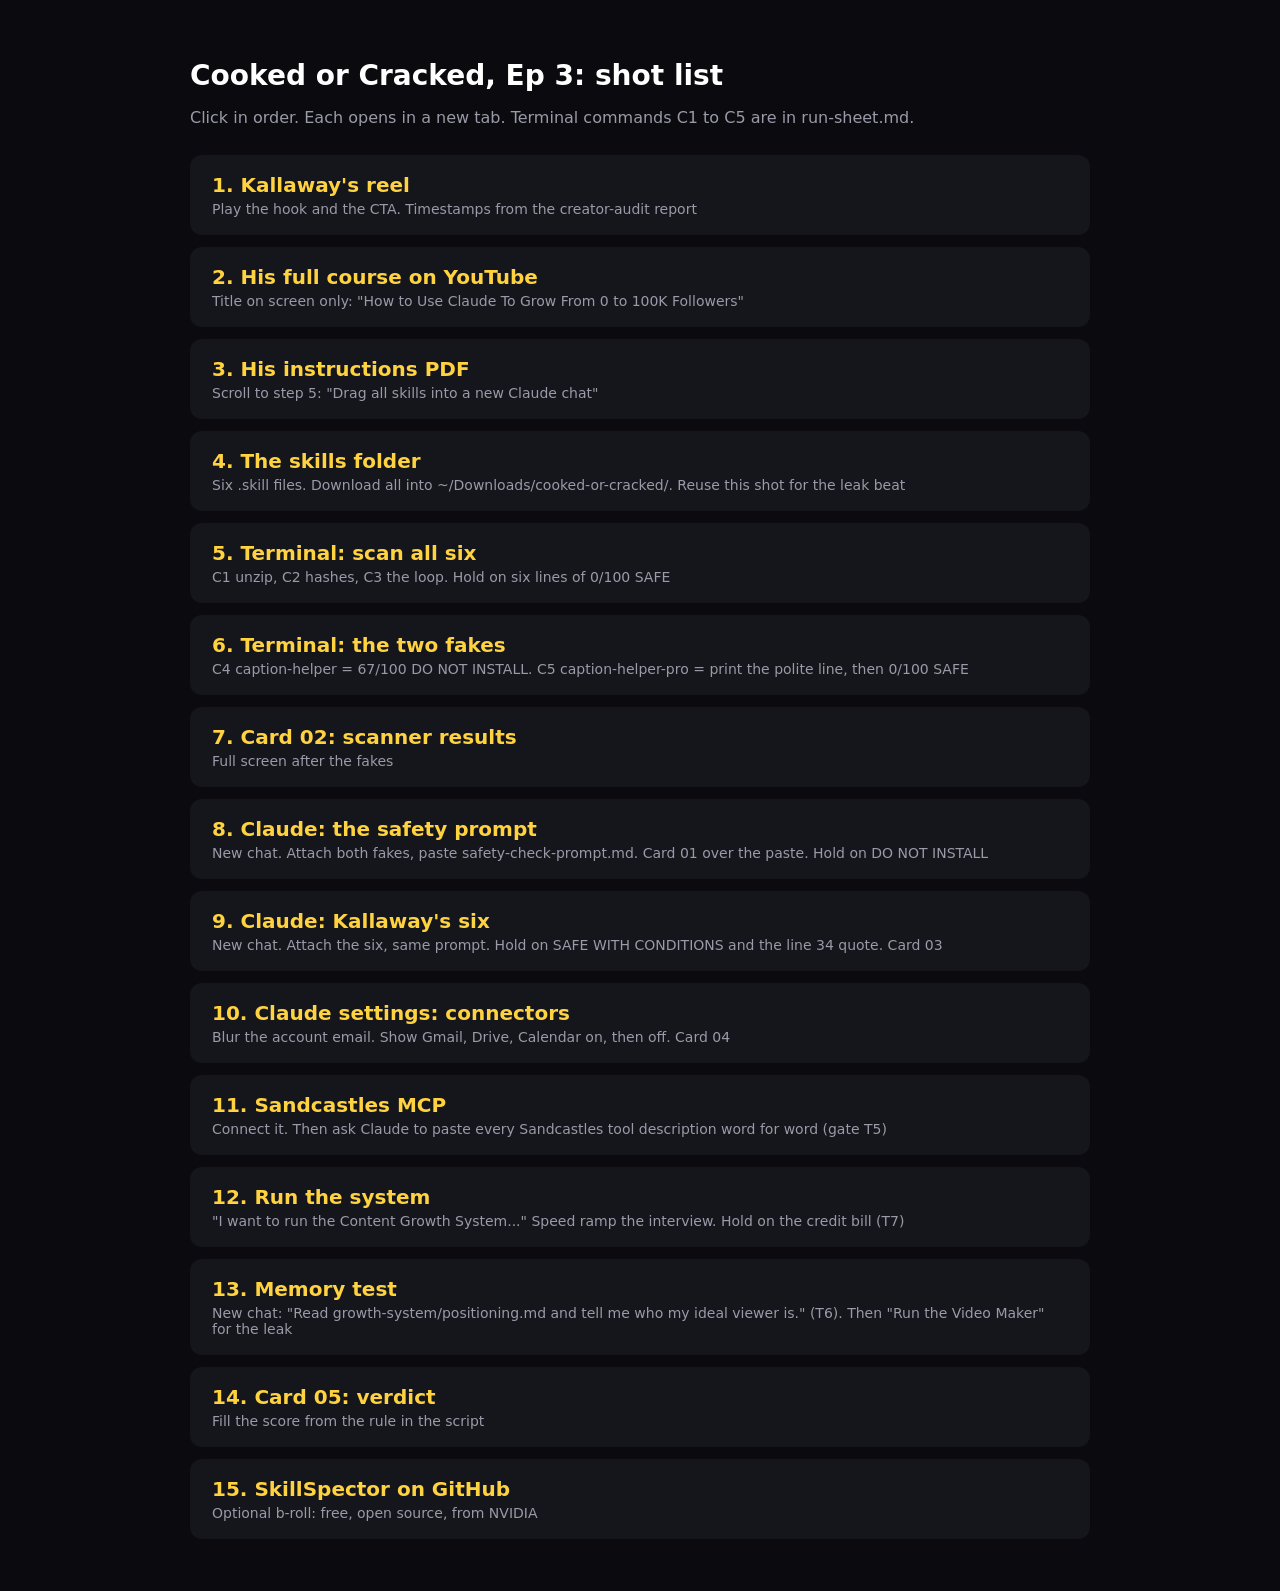
<file: brainstorms/2026-09-27-kallaway-skills-cooked-or-cracked/shot-list.html>
<!doctype html><html><head><meta charset="utf-8"><title>Ep3 shot list</title><style>
body{font-family:Inter,system-ui,sans-serif;background:#0b0b0f;color:#fff;padding:40px;max-width:900px;margin:auto}
h1{font-size:28px;margin-bottom:6px}p{color:#9a9aa8;margin-bottom:28px}
a{display:block;background:#15151c;color:#ffd23f;text-decoration:none;font-weight:700;font-size:20px;padding:18px 22px;border-radius:12px;margin-bottom:12px}
a span{display:block;color:#9a9aa8;font-size:14px;font-weight:500;margin-top:4px}
a:hover{background:#22222c}
code{color:#fff;background:#22222c;padding:1px 6px;border-radius:5px}
</style></head><body>
<h1>Cooked or Cracked, Ep 3: shot list</h1><p>Click in order. Each opens in a new tab. Terminal commands C1 to C5 are in run-sheet.md.</p>
<a target="_blank" href="https://www.instagram.com/reel/Ddbf_CmuR_Y/">1. Kallaway's reel<span>Play the hook and the CTA. Timestamps from the creator-audit report</span></a>
<a target="_blank" href="https://youtu.be/vwlK6MbdAto">2. His full course on YouTube<span>Title on screen only: "How to Use Claude To Grow From 0 to 100K Followers"</span></a>
<a target="_blank" href="https://drive.google.com/file/d/1dy936jw5adZgxub-0fhY61Bjhv13iMCY/view">3. His instructions PDF<span>Scroll to step 5: "Drag all skills into a new Claude chat"</span></a>
<a target="_blank" href="https://drive.google.com/drive/folders/1iVRwJ-rj0vf7SNA4I0Y4iu4xT4X4YO0D">4. The skills folder<span>Six .skill files. Download all into ~/Downloads/cooked-or-cracked/. Reuse this shot for the leak beat</span></a>
<a target="_blank" href="file:///Users/henrychua/Downloads/cooked-or-cracked/">5. Terminal: scan all six<span>C1 unzip, C2 hashes, C3 the loop. Hold on six lines of 0/100 SAFE</span></a>
<a target="_blank" href="file:///Users/henrychua/Downloads/cooked-or-cracked/">6. Terminal: the two fakes<span>C4 caption-helper = 67/100 DO NOT INSTALL. C5 caption-helper-pro = print the polite line, then 0/100 SAFE</span></a>
<a target="_blank" href="02-scanner-results.png">7. Card 02: scanner results<span>Full screen after the fakes</span></a>
<a target="_blank" href="https://claude.ai/new">8. Claude: the safety prompt<span>New chat. Attach both fakes, paste safety-check-prompt.md. Card 01 over the paste. Hold on DO NOT INSTALL</span></a>
<a target="_blank" href="https://claude.ai/new">9. Claude: Kallaway's six<span>New chat. Attach the six, same prompt. Hold on SAFE WITH CONDITIONS and the line 34 quote. Card 03</span></a>
<a target="_blank" href="https://claude.ai/settings">10. Claude settings: connectors<span>Blur the account email. Show Gmail, Drive, Calendar on, then off. Card 04</span></a>
<a target="_blank" href="https://sandcastles.ai/mcp">11. Sandcastles MCP<span>Connect it. Then ask Claude to paste every Sandcastles tool description word for word (gate T5)</span></a>
<a target="_blank" href="https://claude.ai/new">12. Run the system<span>"I want to run the Content Growth System..." Speed ramp the interview. Hold on the credit bill (T7)</span></a>
<a target="_blank" href="https://claude.ai/new">13. Memory test<span>New chat: "Read growth-system/positioning.md and tell me who my ideal viewer is." (T6). Then "Run the Video Maker" for the leak</span></a>
<a target="_blank" href="05-scorecard.png">14. Card 05: verdict<span>Fill the score from the rule in the script</span></a>
<a target="_blank" href="https://github.com/NVIDIA/SkillSpector">15. SkillSpector on GitHub<span>Optional b-roll: free, open source, from NVIDIA</span></a>
</body></html>
</file>
<file: css/style.css>
/* ============================================================
   RETROTRIGGER™ — arcade storefront
   Design system: CRT-dark, electric blue rail light, safety-
   orange action buttons, phosphor green terminal.
   ============================================================ */

:root{
  --bg:        #05060a;
  --bg2:       #090b12;
  --panel:     #0b0e17;
  --panel2:    #101527;
  --line:      #1b2337;
  --ink:       #e8ecf4;
  --dim:       #8b93a7;
  --blue:      #2f9dff;
  --blue2:     #6fd3ff;
  --orange:    #ff7a1a;
  --orange2:   #ffb066;
  --green:     #3cff8f;
  --red:       #ff3b5c;
  --gold:      #ffd23c;
  --px:        'Press Start 2P', monospace;
  --body:      'Chakra Petch', system-ui, sans-serif;
  --term:      'VT323', monospace;
  --glow-blue:   0 0 8px rgba(47,157,255,.85), 0 0 28px rgba(47,157,255,.4);
  --glow-orange: 0 0 8px rgba(255,122,26,.85), 0 0 28px rgba(255,122,26,.4);
  --maxw: 1180px;
}

*{ box-sizing:border-box; margin:0; padding:0 }
html{ scroll-behavior:smooth; scroll-padding-top:84px }
body{
  background:var(--bg); color:var(--ink);
  font-family:var(--body); font-size:17px; line-height:1.6;
  overflow-x:hidden;
  cursor:crosshair;
}
img{ max-width:100%; height:auto; display:block }
a{ color:var(--blue2) }
::selection{ background:var(--orange); color:#000 }

/* custom crosshair cursor on interactive-ish surfaces */
body, button, a, summary, canvas{
  cursor:url("data:image/svg+xml,%3Csvg xmlns='http://www.w3.org/2000/svg' width='34' height='34' viewBox='0 0 34 34'%3E%3Cg fill='none' stroke='%23ff7a1a' stroke-width='2'%3E%3Ccircle cx='17' cy='17' r='11' opacity='.9'/%3E%3Cpath d='M17 0v9M17 25v9M0 17h9M25 17h9'/%3E%3C/g%3E%3Ccircle cx='17' cy='17' r='2.4' fill='%236fd3ff'/%3E%3C/svg%3E") 17 17, crosshair;
}

/* ---------------- CRT overlay ---------------- */
body::before{                                  /* scanlines */
  content:""; position:fixed; inset:0; z-index:9990; pointer-events:none;
  background:repeating-linear-gradient(to bottom,
    rgba(255,255,255,.028) 0 1px, transparent 1px 3px);
  mix-blend-mode:overlay;
}
body::after{                                   /* vignette + flicker */
  content:""; position:fixed; inset:0; z-index:9991; pointer-events:none;
  background:radial-gradient(ellipse at center,
    transparent 55%, rgba(0,0,0,.42) 100%);
  animation:crtFlicker 7s infinite steps(1);
}
@keyframes crtFlicker{
  0%,93%,100%{ opacity:1 } 94%{ opacity:.86 } 95%{ opacity:1 } 96.5%{ opacity:.92 } 97%{ opacity:1 }
}

.skip-link{
  position:fixed; top:-60px; left:16px; z-index:10001;
  background:var(--orange); color:#000; font-family:var(--px); font-size:10px;
  padding:10px 14px; transition:top .2s;
}
.skip-link:focus{ top:12px }

/* ---------------- boot overlay ---------------- */
#boot{
  position:fixed; inset:0; z-index:10000; background:#020308;
  display:flex; flex-direction:column; align-items:center; justify-content:center;
  gap:34px; padding:24px; text-align:center;
  transition:opacity .5s, visibility .5s;
  /* safety valve: if arcade.js never runs, the overlay removes itself */
  animation:bootFailsafe .5s 12s forwards;
}
body.boot-js #boot{ animation:none }
@keyframes bootFailsafe{ to{ opacity:0; visibility:hidden } }
body:not(.booting) #boot{ opacity:0; visibility:hidden }
#bootLog{
  font-family:var(--term); font-size:clamp(16px,2.4vw,22px); line-height:1.5;
  color:var(--green); text-align:left; min-height:12em; width:min(560px,92vw);
  text-shadow:0 0 6px rgba(60,255,143,.6);
  white-space:pre-wrap;
}
#bootSkip{
  position:absolute; top:18px; right:18px;
  background:none; border:1px solid var(--line); color:var(--dim);
  font-family:var(--px); font-size:9px; padding:10px 14px;
}
#bootSkip:hover{ color:var(--ink); border-color:var(--dim) }
#bootCoin{
  background:none; border:3px solid var(--orange); color:var(--orange);
  font-family:var(--px); font-size:clamp(13px,2.6vw,20px);
  padding:20px 34px; letter-spacing:2px;
  box-shadow:var(--glow-orange), inset 0 0 18px rgba(255,122,26,.15);
  animation:coinPulse 1.1s infinite;
  display:flex; align-items:center; gap:14px;
}
@keyframes coinPulse{ 0%,100%{ transform:scale(1) } 50%{ transform:scale(1.045) } }
.coin-slot{
  width:10px; height:26px; background:#000;
  border:2px solid currentColor; border-radius:2px; display:inline-block;
}
.blink{ animation:blink 1s steps(1) infinite }
@keyframes blink{ 50%{ opacity:0 } }

/* CRT power-on wipe when boot ends */
body.crt-on main, body.crt-on header#topbar, body.crt-on footer{ animation:crtOn .55s ease-out }
@keyframes crtOn{
  0%{ transform:scaleY(.004); filter:brightness(6) }
  55%{ transform:scaleY(1.02); filter:brightness(2) }
  100%{ transform:scaleY(1); filter:brightness(1) }
}

/* ---------------- topbar ---------------- */
#topbar{
  position:fixed; top:0; left:0; right:0; z-index:9000;
  display:flex; align-items:center; gap:22px;
  padding:12px 20px;
  background:rgba(5,6,10,.82); backdrop-filter:blur(10px);
  border-bottom:1px solid var(--line);
}
.logo{ display:flex; align-items:center; gap:10px; text-decoration:none }
.logo-cross{
  width:22px; height:22px; flex:0 0 auto; position:relative;
  border:2.5px solid var(--orange); border-radius:50%;
  box-shadow:var(--glow-orange);
}
.logo-cross::before, .logo-cross::after{
  content:""; position:absolute; background:var(--blue);
}
.logo-cross::before{ left:50%; top:-6px; bottom:-6px; width:2.5px; transform:translateX(-50%) }
.logo-cross::after{ top:50%; left:-6px; right:-6px; height:2.5px; transform:translateY(-50%) }
.logo-tx{
  font-family:var(--px); font-size:13px; color:var(--ink); letter-spacing:1px;
}
.logo-tx em{ font-style:normal; color:var(--blue); text-shadow:var(--glow-blue) }
#stageNav{ display:flex; gap:4px; margin-left:auto; flex-wrap:wrap }
#stageNav a{
  font-family:var(--px); font-size:8px; letter-spacing:1px;
  color:var(--dim); text-decoration:none; padding:10px 9px;
  border:1px solid transparent;
}
#stageNav a:hover{ color:var(--blue2); border-color:var(--line); text-shadow:var(--glow-blue) }
.topbar-right{ display:flex; align-items:center; gap:12px }
#soundToggle{
  background:none; border:1px solid var(--line); font-size:15px;
  padding:7px 9px; line-height:1;
}
#soundToggle .snd-off{ display:none }
body.muted #soundToggle .snd-on{ display:none }
body.muted #soundToggle .snd-off{ display:inline }
#scoreChip{
  font-family:var(--px); font-size:8px; color:var(--gold);
  border:1px solid rgba(255,210,60,.4); padding:8px 10px;
  text-shadow:0 0 8px rgba(255,210,60,.7); white-space:nowrap;
}

/* ---------------- buttons ---------------- */
.btn-arcade{
  display:inline-flex; align-items:center; justify-content:center; gap:12px;
  font-family:var(--px); font-size:13px; letter-spacing:1px; line-height:1.4;
  color:#160a00; text-decoration:none; text-align:center;
  background:linear-gradient(180deg, var(--orange2), var(--orange) 55%, #d95c00);
  border:0; border-radius:6px; padding:18px 26px;
  box-shadow:0 5px 0 #7a3300, var(--glow-orange);
  transition:transform .06s, box-shadow .06s, filter .15s;
}
.btn-arcade:hover{ filter:brightness(1.1) }
.btn-arcade:active{ transform:translateY(4px); box-shadow:0 1px 0 #7a3300, var(--glow-orange) }
.btn-ghost{
  display:inline-flex; align-items:center; justify-content:center; gap:10px;
  font-family:var(--px); font-size:11px; letter-spacing:1px; line-height:1.4;
  color:var(--blue2); text-decoration:none; text-align:center;
  background:rgba(47,157,255,.06);
  border:2px solid var(--blue); border-radius:6px; padding:16px 22px;
  box-shadow:inset 0 0 14px rgba(47,157,255,.12);
  transition:background .15s, box-shadow .15s;
}
.btn-ghost:hover{ background:rgba(47,157,255,.14); box-shadow:var(--glow-blue), inset 0 0 14px rgba(47,157,255,.2) }
.btn-sm{ font-size:9px; padding:12px 16px }
.btn-xl{ width:100%; font-size:15px; padding:22px 26px }

/* ---------------- shared section chrome ---------------- */
main{ position:relative }
section{ padding:110px 20px; max-width:var(--maxw); margin:0 auto }
.sec-head{ text-align:center; margin-bottom:54px }
.stage-tag{
  font-family:var(--px); font-size:10px; color:var(--orange);
  letter-spacing:2px; text-shadow:var(--glow-orange); margin-bottom:18px;
}
.boss-tag{ color:var(--red); text-shadow:0 0 8px rgba(255,59,92,.8), 0 0 28px rgba(255,59,92,.4) }
section h2{
  font-size:clamp(30px,5vw,52px); font-weight:700; letter-spacing:2px;
  text-transform:uppercase; line-height:1.1;
  text-shadow:0 0 18px rgba(47,157,255,.35);
}
.sec-sub{ color:var(--dim); max-width:640px; margin:16px auto 0 }
.sec-sub b{ color:var(--ink) }
.panel{
  background:linear-gradient(180deg, var(--panel2), var(--panel));
  border:1px solid var(--line); border-radius:10px; padding:26px;
}
.panel h3{
  font-family:var(--px); font-size:11px; color:var(--blue2);
  letter-spacing:1px; margin-bottom:16px; text-shadow:var(--glow-blue);
}
.fineprint{ color:var(--dim); font-size:13px; text-align:center; margin-top:26px }
.ticklist{ list-style:none }
.ticklist li{ padding-left:26px; position:relative; margin:7px 0 }
.ticklist li::before{
  content:"▸"; position:absolute; left:0; color:var(--orange);
  text-shadow:var(--glow-orange);
}

/* ---------------- hero ---------------- */
#hero{
  max-width:none; padding:150px 20px 0; position:relative;
  background:
    radial-gradient(900px 500px at 75% 30%, rgba(47,157,255,.14), transparent 65%),
    radial-gradient(700px 420px at 20% 80%, rgba(255,122,26,.08), transparent 60%),
    var(--bg);
}
.hero-inner{
  max-width:var(--maxw); margin:0 auto;
  display:grid; grid-template-columns:1.05fr .95fr; gap:40px; align-items:center;
}
.glitch{
  font-family:var(--px); font-size:clamp(18px,5.5vw,54px); line-height:1.25;
  color:var(--ink); position:relative; letter-spacing:2px;
  text-shadow:0 0 22px rgba(47,157,255,.55);
  isolation:isolate;
}
.glitch::before, .glitch::after{
  content:attr(data-text); position:absolute; inset:0; overflow:hidden;
}
.glitch::before{
  color:var(--blue); z-index:-1; clip-path:inset(18% 0 46% 0);
  animation:glitchA 3.2s infinite steps(1);
}
.glitch::after{
  color:var(--red); z-index:-2; clip-path:inset(58% 0 12% 0);
  animation:glitchB 2.7s infinite steps(1);
}
@keyframes glitchA{
  0%,86%,100%{ transform:none; opacity:.0 }
  87%{ transform:translate(-6px,2px); opacity:.8 }
  90%{ transform:translate(4px,-1px); opacity:.8 }
  93%{ transform:none; opacity:0 }
}
@keyframes glitchB{
  0%,80%,100%{ transform:none; opacity:0 }
  81%{ transform:translate(5px,1px); opacity:.7 }
  84%{ transform:translate(-4px,-2px); opacity:.7 }
  87%{ transform:none; opacity:0 }
}
.hero-sub{ color:var(--dim); margin:26px 0 30px; max-width:520px }
.hero-sub b{ color:var(--ink) }
.hero-ctas{ display:flex; gap:16px; flex-wrap:wrap }
.hero-badges{
  list-style:none; display:flex; gap:12px; margin-top:38px; flex-wrap:wrap;
}
.hero-badges li{
  border:1px solid var(--line); border-radius:8px; padding:10px 16px;
  background:rgba(11,14,23,.7); min-width:96px;
}
.hero-badges b{
  display:block; font-family:var(--px); font-size:13px; color:var(--blue2);
  text-shadow:var(--glow-blue); margin-bottom:4px;
}
.hero-badges span{ font-size:12px; color:var(--dim); text-transform:uppercase; letter-spacing:1px }

.hero-stage{ position:relative; min-height:380px }
.hero-glow{
  position:absolute; inset:8% 4%; border-radius:50%;
  background:radial-gradient(ellipse, rgba(47,157,255,.22), transparent 65%);
  filter:blur(8px);
}
#heroGun{ position:relative; will-change:transform; transition:transform .12s ease-out }
#heroGun img{ filter:drop-shadow(0 30px 40px rgba(0,0,0,.6)) }
#muzzleFlash{
  position:absolute; left:2%; top:12%; width:120px; height:120px;
  background:radial-gradient(circle, #fff 0%, var(--gold) 25%, var(--orange) 45%, transparent 70%);
  border-radius:50%; opacity:0; pointer-events:none; transform:scale(.4);
}
#muzzleFlash.fire{ animation:muzzle .18s ease-out }
@keyframes muzzle{ 0%{ opacity:1; transform:scale(.5) } 100%{ opacity:0; transform:scale(1.5) } }
#heroGun.kick{ animation:gunKick .12s ease-out }
@keyframes gunKick{ 30%{ transform:translate(7px,-5px) rotate(-1.2deg) } }
.hero-hint{ text-align:center; color:var(--dim); font-size:12px; letter-spacing:1px; margin-top:8px; text-transform:uppercase }

#marquee, #eraMarquee{
  margin-top:80px; border-top:1px solid var(--line); border-bottom:1px solid var(--line);
  overflow:hidden; background:rgba(11,14,23,.6); user-select:none;
}
#eraMarquee{ margin:0 0 44px }
.marquee-track{ display:flex; white-space:nowrap; width:max-content; animation:marq 28s linear infinite }
.marquee-track span{
  font-family:var(--px); font-size:11px; color:var(--orange);
  padding:16px 0; letter-spacing:2px; text-shadow:var(--glow-orange);
}
.marquee-track.era span{ color:var(--blue2); text-shadow:var(--glow-blue) }
@keyframes marq{ to{ transform:translateX(-50%) } }

/* ---------------- the range (arcade cab) ---------------- */
.cab{
  background:linear-gradient(180deg,#141a2e,#0a0d18);
  border:2px solid var(--line); border-radius:16px;
  padding:18px 18px 14px; max-width:1020px; margin:0 auto;
  box-shadow:0 30px 60px rgba(0,0,0,.5), inset 0 0 0 1px rgba(255,255,255,.03);
}
.cab-marquee{
  text-align:center; padding:12px; margin:-18px -18px 16px; border-radius:14px 14px 0 0;
  background:linear-gradient(180deg, rgba(47,157,255,.25), rgba(47,157,255,.05));
  border-bottom:2px solid var(--blue);
}
.cab-marquee span{
  font-family:var(--px); font-size:clamp(12px,2vw,18px); color:#fff;
  text-shadow:var(--glow-blue); letter-spacing:4px;
}
.cab-screen{
  position:relative; border-radius:10px; overflow:hidden;
  border:3px solid #000; background:#000;
  box-shadow:inset 0 0 40px rgba(0,0,0,.8);
}
#gameCanvas{ display:block; width:100%; height:auto; cursor:none }
.cab-panel{
  display:flex; align-items:center; gap:14px; margin-top:14px; flex-wrap:wrap;
}
.cab-hint{ font-size:12px; color:var(--dim); letter-spacing:.5px; margin-left:auto }
.range-under{
  display:grid; grid-template-columns:1fr 1fr; gap:22px;
  max-width:1020px; margin:26px auto 0;
}
#lbList{ list-style:none; counter-reset:lb }
#lbList li{
  font-family:var(--px); font-size:11px; display:flex; gap:14px;
  padding:9px 4px; color:var(--ink); border-bottom:1px dashed var(--line);
}
#lbList li::before{
  counter-increment:lb; content:counter(lb) ".";
  color:var(--orange); min-width:24px;
}
#lbList li b{ color:var(--gold); margin-left:auto }
#lbList .lb-empty{ color:var(--dim) }
#lbList .lb-empty::before{ content:"—" }
.code-mask{ color:var(--dim); letter-spacing:2px }
.code-pill{
  display:inline-block; font-family:var(--px); font-size:14px; color:var(--gold);
  border:2px dashed var(--gold); padding:12px 18px; border-radius:8px;
  text-shadow:0 0 10px rgba(255,210,60,.8); letter-spacing:2px;
}
#unlockReveal{ display:flex; align-items:center; gap:12px; margin-top:16px; flex-wrap:wrap }
#unlockReveal[hidden]{ display:none }
#bootCoin[hidden]{ display:none }

/* ---------------- hardware hotspots ---------------- */
.gunmap-wrap{
  display:grid; grid-template-columns:1.3fr .7fr; gap:30px; align-items:start;
}
.gunmap{ position:relative }
.gunmap img{ filter:drop-shadow(0 24px 34px rgba(0,0,0,.55)) }
.hotspot{
  position:absolute; left:var(--x); top:var(--y); width:26px; height:26px;
  transform:translate(-50%,-50%);
  border-radius:50%; border:2px solid var(--blue2);
  background:rgba(47,157,255,.25);
  box-shadow:var(--glow-blue);
  animation:hsPulse 1.8s infinite;
}
.hotspot:hover, .hotspot.active{
  background:var(--orange); border-color:var(--orange2);
  box-shadow:var(--glow-orange); animation:none;
}
@keyframes hsPulse{
  0%,100%{ box-shadow:0 0 0 0 rgba(47,157,255,.5), var(--glow-blue) }
  60%{ box-shadow:0 0 0 14px rgba(47,157,255,0), var(--glow-blue) }
}
#hotCard{ position:sticky; top:96px }
.hot-kicker{
  font-family:var(--px); font-size:8px; color:var(--orange); letter-spacing:2px;
  margin-bottom:10px;
}
#hotCard h3{ font-family:var(--body); font-weight:700; font-size:21px; color:var(--ink); text-transform:uppercase; letter-spacing:1px }
#hotBody{ color:var(--dim) }

/* ---------------- tech diagram ---------------- */
.tech-grid{ display:grid; grid-template-columns:1.1fr .9fr; gap:40px; align-items:center }
.tv-diagram{ position:relative; padding:30px 10px 0 }
.tv{
  position:relative; border:10px solid #1a2030; border-radius:12px;
  background:#02030a; aspect-ratio:16/9;
  box-shadow:0 20px 50px rgba(0,0,0,.5);
}
.tv-screen{
  position:absolute; inset:0; overflow:hidden; border-radius:2px;
  background:
    radial-gradient(400px 220px at 60% 45%, rgba(47,157,255,.16), transparent 70%),
    linear-gradient(180deg,#04101f,#020409);
}
.tv-target{
  position:absolute; width:44px; height:44px; left:58%; top:38%;
  border:3px solid var(--red); border-radius:50%;
  box-shadow:0 0 14px rgba(255,59,92,.8);
  animation:tvTarget 5s ease-in-out infinite;
}
.tv-target::before, .tv-target::after{
  content:""; position:absolute; background:var(--red);
}
.tv-target::before{ left:50%; top:-9px; bottom:-9px; width:3px; transform:translateX(-50%) }
.tv-target::after{ top:50%; left:-9px; right:-9px; height:3px; transform:translateY(-50%) }
@keyframes tvTarget{
  0%,100%{ left:58%; top:38% } 25%{ left:22%; top:26% } 50%{ left:38%; top:58% } 75%{ left:70%; top:50% }
}
.sensor{
  position:absolute; width:16px; height:16px; background:#0d1322;
  border:2px solid var(--blue); border-radius:4px; z-index:2;
}
.sensor::after{
  content:""; position:absolute; inset:3px; border-radius:2px; background:var(--blue2);
  animation:sensorBlink 1.6s infinite;
}
.sensor.s2::after{ animation-delay:.4s } .sensor.s3::after{ animation-delay:.8s } .sensor.s4::after{ animation-delay:1.2s }
@keyframes sensorBlink{ 0%,100%{ opacity:.25 } 50%{ opacity:1; box-shadow:0 0 10px var(--blue2) } }
.s1{ top:-10px; left:-10px } .s2{ top:-10px; right:-10px }
.s3{ bottom:-10px; left:-10px } .s4{ bottom:-10px; right:-10px }
.beam{
  position:absolute; right:12%; bottom:-26px; width:3px; height:38%;
  transform-origin:bottom center; transform:rotate(24deg);
  background:repeating-linear-gradient(to top, var(--orange) 0 8px, transparent 8px 16px);
  opacity:.85; animation:beamScan 5s ease-in-out infinite;
}
@keyframes beamScan{
  0%,100%{ transform:rotate(24deg) } 25%{ transform:rotate(-18deg) } 50%{ transform:rotate(-2deg) } 75%{ transform:rotate(30deg) }
}
.tv-gun{
  position:absolute; right:10%; bottom:-44px; color:var(--orange);
  font-size:24px; text-shadow:var(--glow-orange);
}
.tech-stats{ list-style:none; display:grid; grid-template-columns:1fr 1fr; gap:16px }
.tech-stats li{
  border:1px solid var(--line); border-radius:10px; padding:20px;
  background:linear-gradient(180deg, var(--panel2), var(--panel));
}
.tech-stats b{
  display:block; font-family:var(--px); font-size:22px; color:var(--blue2);
  text-shadow:var(--glow-blue); margin-bottom:10px;
}
.tech-stats span{ color:var(--dim); font-size:14px; text-transform:uppercase; letter-spacing:1px }

/* ---------------- arsenal ---------------- */
#arsenal{ max-width:none; padding-left:0; padding-right:0 }
#arsenal .sec-head, #arsenal .genre-grid, #arsenal .fineprint{
  max-width:var(--maxw); margin-left:auto; margin-right:auto; padding:0 20px;
}
#arsenal .sec-head{ margin-bottom:34px }
.genre-grid{
  display:grid; grid-template-columns:repeat(3,1fr); gap:18px;
}
.gcard{
  border:1px solid var(--line); border-radius:12px; padding:26px;
  background:linear-gradient(180deg, var(--panel2), var(--panel));
  transition:transform .18s, border-color .18s, box-shadow .18s;
  position:relative; overflow:hidden;
}
.gcard:hover{
  transform:translateY(-6px) rotate(-.4deg); border-color:var(--blue);
  box-shadow:0 18px 40px rgba(0,0,0,.45), var(--glow-blue);
}
.g-ico{ font-size:34px; display:block; margin-bottom:14px; filter:drop-shadow(0 0 10px rgba(47,157,255,.5)) }
.gcard h3{ font-family:var(--px); font-size:12px; letter-spacing:1px; color:var(--ink); margin-bottom:12px }
.gcard p{ color:var(--dim); font-size:14px; margin-bottom:14px }
.gcard b{ font-family:var(--px); font-size:9px; color:var(--orange); letter-spacing:1px }

/* ---------------- co-op ---------------- */
.coop-grid{ display:grid; grid-template-columns:1fr 1fr; gap:44px; align-items:center }
.coop-img img{ border-radius:14px; border:1px solid var(--line); box-shadow:0 26px 60px rgba(0,0,0,.5) }
.coop-copy h2{ margin-bottom:16px }
.coop-copy p{ color:var(--dim) }
.coop-copy .ticklist{ margin:20px 0 30px }

/* ---------------- specs terminal ---------------- */
.term{
  max-width:760px; margin:0 auto; border-radius:10px; overflow:hidden;
  border:1px solid #123322; background:#020806;
  box-shadow:0 24px 60px rgba(0,0,0,.5), inset 0 0 60px rgba(60,255,143,.05);
}
.term-bar{
  display:flex; align-items:center; gap:8px; padding:12px 16px;
  background:#04120b; border-bottom:1px solid #123322;
}
.term-bar i{ width:12px; height:12px; border-radius:50%; background:#1d4a33 }
.term-bar i:first-child{ background:#ff5f57 }
.term-bar i:nth-child(2){ background:#febc2e }
.term-bar span{ font-family:var(--term); color:#3a8f63; font-size:18px; margin-left:8px }
#termOut{
  font-family:var(--term); font-size:clamp(17px,2.4vw,23px); line-height:1.5;
  color:var(--green); padding:26px 28px; min-height:360px;
  text-shadow:0 0 6px rgba(60,255,143,.55); white-space:pre-wrap;
}

/* ---------------- mission steps ---------------- */
.steps{
  list-style:none; display:grid; grid-template-columns:repeat(5,1fr); gap:14px;
  counter-reset:none; position:relative;
}
.steps::before{
  content:""; position:absolute; top:34px; left:6%; right:6%; height:2px; z-index:0;
  background:repeating-linear-gradient(90deg, var(--blue) 0 10px, transparent 10px 20px);
  opacity:.5;
}
.step{
  position:relative; z-index:1;
  border:1px solid var(--line); border-radius:12px; padding:52px 18px 20px;
  background:linear-gradient(180deg, var(--panel2), var(--panel));
}
.step b{
  position:absolute; top:14px; left:50%; transform:translateX(-50%);
  font-family:var(--px); font-size:13px; color:#03060c;
  background:var(--blue); border-radius:50%;
  width:40px; height:40px; display:grid; place-items:center;
  box-shadow:var(--glow-blue);
}
.step h3{ font-family:var(--px); font-size:9.5px; letter-spacing:1px; color:var(--blue2); margin:8px 0 10px; text-align:center }
.step p{ font-size:13.5px; color:var(--dim); text-align:center }
.step.boss{ border-color:rgba(255,59,92,.5) }
.step.boss b{ background:var(--red); box-shadow:0 0 8px rgba(255,59,92,.8), 0 0 28px rgba(255,59,92,.4) }
.step.boss h3{ color:var(--red) }

/* ---------------- pre-order ---------------- */
#preorder{
  background:
    radial-gradient(800px 400px at 50% 0%, rgba(255,59,92,.07), transparent 60%);
  max-width:none;
}
#preorder > *{ max-width:var(--maxw); margin-left:auto; margin-right:auto }
.buy-grid{ display:grid; grid-template-columns:1fr 1fr; gap:36px; align-items:start }
.buy-visual img#buyImg{ filter:drop-shadow(0 30px 44px rgba(0,0,0,.6)); transition:opacity .2s }
.crate{ margin-top:22px }
.crate-flex{ display:grid; grid-template-columns:.8fr 1.2fr; gap:18px; align-items:center }
.crate-flex img{ border-radius:8px; border:1px solid var(--line) }

.buy-box{ position:sticky; top:96px; padding:30px }
#promoBanner{
  border:2px dashed var(--gold); border-radius:8px; padding:12px 16px;
  margin-bottom:22px; font-family:var(--px); font-size:9.5px; line-height:1.8;
  color:var(--ink); background:rgba(255,210,60,.06);
}
#promoBanner b{ color:var(--gold); text-shadow:0 0 8px rgba(255,210,60,.7) }
#promoBanner em{ font-style:normal; color:var(--green) }
.opt-row{ margin-bottom:20px; display:flex; flex-wrap:wrap; gap:10px; align-items:center }
.opt-label{
  width:100%; font-family:var(--px); font-size:8.5px; color:var(--dim);
  letter-spacing:2px; margin-bottom:2px;
}
.vbtn{
  display:inline-flex; align-items:center; gap:10px;
  background:var(--panel); border:2px solid var(--line); border-radius:8px;
  color:var(--ink); font-family:var(--body); font-weight:700; font-size:13px;
  letter-spacing:1px; padding:12px 16px; transition:border-color .15s, box-shadow .15s;
}
.vbtn.active{ border-color:var(--blue); box-shadow:var(--glow-blue) }
.swatch{ width:16px; height:16px; border-radius:50%; border:2px solid rgba(255,255,255,.25) }
.sw-black{ background:#14161c }
.sw-blue{ background:#2f6dff }
.bbtn{
  flex:1 1 160px; display:flex; flex-direction:column; gap:4px; text-align:left;
  background:var(--panel); border:2px solid var(--line); border-radius:8px;
  color:var(--ink); padding:14px 16px; transition:border-color .15s, box-shadow .15s;
}
.bbtn.active{ border-color:var(--orange); box-shadow:var(--glow-orange) }
.b-label{ font-family:var(--px); font-size:9.5px; letter-spacing:1px }
.b-sub{ font-size:12px; color:var(--dim) }
.b-price{ font-family:var(--px); font-size:12px; color:var(--orange2); margin-top:4px }
.price-row{ display:flex; align-items:baseline; gap:14px; margin:8px 0 22px; flex-wrap:wrap }
.price-note{ font-style:normal; font-size:11px; color:var(--dim); text-transform:uppercase; letter-spacing:1px; margin-left:-8px }
.visually-hidden{
  position:absolute; width:1px; height:1px; margin:-1px; padding:0;
  overflow:hidden; clip:rect(0 0 0 0); white-space:nowrap; border:0;
}
#priceNow{
  font-family:var(--px); font-size:34px; color:var(--ink);
  text-shadow:0 0 18px rgba(47,157,255,.5);
}
#priceMsrp{ font-size:19px; color:var(--dim); text-decoration:line-through }
#saveTag{
  font-family:var(--px); font-size:9px; color:#031;
  background:var(--green); padding:6px 10px; border-radius:4px;
}
.cd-row{ margin-bottom:18px }
.cd{ display:flex; gap:10px }
.cd[hidden]{ display:none }
.cd span{
  flex:1; text-align:center; border:1px solid var(--line); border-radius:8px;
  padding:10px 4px; background:#070a12;
}
.cd b{
  display:block; font-family:var(--px); font-size:clamp(16px,2.4vw,24px);
  color:var(--red); text-shadow:0 0 10px rgba(255,59,92,.7);
}
.cd i{ font-style:normal; font-size:10px; color:var(--dim); letter-spacing:2px }
.batch-row{ margin-bottom:22px }
#batchBar{
  height:14px; border:1px solid var(--line); border-radius:99px; overflow:hidden;
  background:#070a12; margin-bottom:8px;
}
#batchFill{
  height:100%; width:0%; border-radius:99px;
  background:linear-gradient(90deg, var(--blue), var(--blue2));
  box-shadow:0 0 12px rgba(47,157,255,.7);
  transition:width 1.2s ease-out;
}
.batch-row p{ font-size:13px; color:var(--dim) }
.batch-row b{ color:var(--blue2) }
.secure-line{ margin-top:14px; font-size:13px; color:var(--dim); text-align:center }
.secure-line b{ color:var(--ink) }
.guarantees{
  list-style:none; display:grid; grid-template-columns:repeat(4,1fr); gap:8px; margin-top:22px;
}
.guarantees li{ text-align:center; border:1px solid var(--line); border-radius:8px; padding:10px 4px }
.guarantees b{ display:block; font-family:var(--px); font-size:8.5px; color:var(--blue2) }
.guarantees span{ font-size:11px; color:var(--dim); text-transform:uppercase; letter-spacing:1px }

/* ---------------- faq ---------------- */
#faq{ max-width:820px }
.faq-list details{
  border:1px solid var(--line); border-radius:10px; margin-bottom:12px;
  background:linear-gradient(180deg, var(--panel2), var(--panel));
  overflow:hidden;
}
.faq-list summary{
  list-style:none; padding:20px 24px; font-weight:700; letter-spacing:.5px;
  display:flex; align-items:center; gap:14px; user-select:none;
}
.faq-list summary::before{
  content:"▸"; color:var(--orange); font-size:18px; transition:transform .2s;
  text-shadow:var(--glow-orange);
}
.faq-list details[open] summary::before{ transform:rotate(90deg) }
.faq-list details p{ padding:0 24px 22px 52px; color:var(--dim) }

/* ---------------- footer ---------------- */
footer{ border-top:1px solid var(--line); padding:50px 20px 120px; background:var(--bg2) }
.foot-grid{ max-width:var(--maxw); margin:0 auto; display:grid; grid-template-columns:1fr 1.6fr; gap:40px }
.foot-dim{ color:var(--dim); font-size:14px; margin-top:10px }
.foot-legal{ color:var(--dim); font-size:12.5px; line-height:1.7 }
.konami-hint{ color:#6b7490; cursor:help }
.foot-policies{ margin-top:14px; font-size:13px }
.foot-policies a{ color:var(--dim); margin-right:16px }
.foot-policies a:hover{ color:var(--blue2) }

/* ---------------- toast / modal / fx ---------------- */
#toast{
  position:fixed; left:50%; bottom:26px;
  transform:translateX(-50%) translateY(calc(100% + 60px));
  visibility:hidden; pointer-events:none;
  z-index:9500; background:#0d1322; border:2px solid var(--gold); border-radius:8px;
  color:var(--ink); font-family:var(--px); font-size:10px; line-height:1.7;
  padding:14px 22px; max-width:min(90vw,540px); text-align:center;
  transition:transform .3s cubic-bezier(.2,.9,.3,1.2), visibility .3s;
  box-shadow:0 10px 40px rgba(0,0,0,.6);
}
#toast.show{ transform:translateX(-50%) translateY(0); visibility:visible }
#setupModal{
  position:fixed; inset:0; z-index:9600; background:rgba(2,3,8,.8);
  display:grid; place-items:center; padding:20px; backdrop-filter:blur(6px);
}
#setupModal[hidden]{ display:none }
.modal-card{ max-width:480px }
.modal-card p{ margin-bottom:14px }
.modal-card code{
  font-family:var(--term); font-size:17px; color:var(--green); background:#041008;
  padding:2px 8px; border-radius:4px;
}
#bulletLayer{ position:fixed; inset:0; pointer-events:none; z-index:9100 }
.bullet-hole{
  position:absolute; width:22px; height:22px; margin:-11px 0 0 -11px;
  border-radius:50%; opacity:.9;
  background:
    radial-gradient(circle at 40% 40%, rgba(0,0,0,.95) 28%, rgba(20,22,30,.9) 45%, rgba(60,64,80,.35) 60%, transparent 70%);
  box-shadow:0 0 6px rgba(0,0,0,.8), inset 0 0 4px #000;
  animation:holeFade 6s forwards;
}
@keyframes holeFade{ 0%{ opacity:.95 } 70%{ opacity:.8 } 100%{ opacity:0 } }

/* ---------------- godmode (konami) ---------------- */
body.godmode #hero, body.godmode .cab-marquee, body.godmode .logo-cross{
  animation:hueSpin 4s linear infinite;
}
@keyframes hueSpin{ to{ filter:hue-rotate(360deg) } }

/* ---------------- responsive ---------------- */
@media (max-width:1000px){
  html{ scroll-padding-top:120px }
  #topbar{ flex-wrap:wrap; row-gap:0 }
  #stageNav{
    order:3; flex:1 1 100%; margin-left:0; flex-wrap:nowrap;
    overflow-x:auto; -webkit-overflow-scrolling:touch; scrollbar-width:none;
    padding-top:4px;
  }
  #stageNav::-webkit-scrollbar{ display:none }
  #stageNav a{ flex:0 0 auto }
  .hero-inner{ grid-template-columns:1fr; text-align:center }
  .hero-sub{ margin-inline:auto }
  .hero-ctas, .hero-badges{ justify-content:center }
  .hero-stage{ min-height:0 }
  .hero-hint{ display:none }
  .gunmap-wrap{ grid-template-columns:1fr }
  #hotCard{ position:static }
  .tech-grid{ grid-template-columns:1fr; gap:60px }
  .coop-grid{ grid-template-columns:1fr }
  .buy-grid{ grid-template-columns:1fr }
  .buy-box{ position:static }
  .steps{ grid-template-columns:1fr 1fr }
  .steps::before{ display:none }
  .genre-grid{ grid-template-columns:1fr 1fr }
  .range-under{ grid-template-columns:1fr }
  .foot-grid{ grid-template-columns:1fr }
}
@media (max-width:700px){
  #scoreChip{ display:none }
}
@media (max-width:560px){
  section{ padding:70px 16px }
  #topbar{ padding:10px 12px; gap:8px }
  .topbar-right{ gap:8px; margin-left:auto }
  .genre-grid{ grid-template-columns:1fr }
  .steps{ grid-template-columns:1fr }
  .cab{ padding:10px 10px 12px }
  .cab-marquee{ margin:-10px -10px 12px }
  .cab-hint{ display:none }
  .guarantees{ grid-template-columns:repeat(2,1fr) }
  .crate-flex{ grid-template-columns:1fr }
  .logo-tx{ font-size:11px }
}

/* ---------------- reduced motion ---------------- */
@media (prefers-reduced-motion: reduce){
  html{ scroll-behavior:auto }
  *, *::before, *::after{ animation-duration:.001s !important; animation-iteration-count:1 !important; transition-duration:.001s !important }
  .marquee-track{ animation:none; white-space:normal; width:auto }
  .marquee-track span:last-child{ display:none }
  body::after{ animation:none }
}

/* ================= PREMIUM PASS v2 (glow-up) ================= */

/* hero: cinematic light + depth */
.hero-glow{
  background:
    radial-gradient(ellipse at 50% 38%, rgba(47,157,255,.30), transparent 62%),
    radial-gradient(ellipse at 50% 82%, rgba(255,122,26,.13), transparent 58%);
  filter:blur(14px);
}
#hero h1{
  text-shadow:0 1px 0 rgba(255,255,255,.08), 0 0 26px rgba(47,157,255,.35),
    0 12px 40px rgba(0,0,0,.6);
}
.hero-badges li{
  background:linear-gradient(180deg, rgba(21,27,44,.92), rgba(11,14,23,.85));
  border-color:rgba(47,157,255,.25);
  box-shadow:inset 0 1px 0 rgba(255,255,255,.05), 0 8px 22px rgba(0,0,0,.35);
  backdrop-filter:blur(6px);
}
#topbar{ backdrop-filter:blur(10px) saturate(1.2) }

/* section headers: gradient signature underline */
.sec-head h2::after{
  content:""; display:block; width:64px; height:3px; margin:14px auto 0;
  background:linear-gradient(90deg, var(--orange), var(--blue));
  box-shadow:0 0 12px rgba(255,122,26,.45); border-radius:2px;
}

/* arsenal: backlit arcade-cabinet marquee cards */
.gcard{
  background:linear-gradient(180deg, #0d1120, #0a0d18);
  border-color:rgba(47,157,255,.16);
}
.gcard::before{
  content:""; position:absolute; inset:0 0 auto 0; height:70px;
  background:radial-gradient(60% 100% at 50% 0%, rgba(47,157,255,.14), transparent);
  pointer-events:none;
}
.gcard h3{
  font-size:13px; padding:10px 12px; margin:0 0 16px; text-align:center;
  background:linear-gradient(180deg, rgba(47,157,255,.16), rgba(47,157,255,.04));
  border:1px solid rgba(47,157,255,.35); border-radius:8px; color:#eaf4ff;
  text-shadow:0 0 12px rgba(47,157,255,.8), 0 0 30px rgba(47,157,255,.4);
  box-shadow:0 0 18px rgba(47,157,255,.18), inset 0 0 14px rgba(47,157,255,.12);
}
.gcard:nth-child(even) h3{
  background:linear-gradient(180deg, rgba(255,122,26,.16), rgba(255,122,26,.04));
  border-color:rgba(255,122,26,.4);
  text-shadow:0 0 12px rgba(255,122,26,.8), 0 0 30px rgba(255,122,26,.4);
  box-shadow:0 0 18px rgba(255,122,26,.18), inset 0 0 14px rgba(255,122,26,.12);
}
.gcard::after{
  content:""; position:absolute; inset:0; pointer-events:none;
  background:linear-gradient(115deg, transparent 32%, rgba(255,255,255,.07) 46%, transparent 60%);
  transform:translateX(-130%);
}
.g-ico{ font-size:40px }

/* era ticker: bigger, faded edges */
#eraMarquee{
  -webkit-mask-image:linear-gradient(90deg, transparent, #000 8%, #000 92%, transparent);
  mask-image:linear-gradient(90deg, transparent, #000 8%, #000 92%, transparent);
}
.marquee-track.era span{ font-size:13px; padding:20px 0 }

/* co-op render: ambient screen light */
.coop-img img{
  box-shadow:0 26px 60px rgba(0,0,0,.5), 0 0 70px rgba(47,157,255,.14);
}

/* motion-safe animation layer */
@media (prefers-reduced-motion: no-preference){
  .hero-glow{ animation:heroBreathe 6s ease-in-out infinite alternate }
  #heroGun img{ animation:gunFloat 7s ease-in-out infinite }
  .gcard:hover::after{ animation:cardShine .8s ease forwards }
}
@keyframes heroBreathe{ from{ opacity:.7 } to{ opacity:1 } }
@keyframes gunFloat{
  0%,100%{ transform:translateY(0) rotate(0) }
  50%{ transform:translateY(-12px) rotate(-.8deg) }
}
@keyframes cardShine{ to{ transform:translateX(130%) } }

/* ================= LADDER PASS: tiers, editions, fits ================= */

/* grip-fit selector — quieter than edition, it is a sizing choice */
.fbtn{
  display:inline-flex; align-items:center; gap:8px;
  background:transparent; border:1px solid var(--line); border-radius:8px;
  color:var(--dim); font-family:var(--px); font-size:8.5px; letter-spacing:1.5px;
  padding:11px 16px; transition:border-color .15s, color .15s, box-shadow .15s;
}
.fbtn.active{ border-color:var(--blue); color:var(--ink); box-shadow:var(--glow-blue) }
.fit-help{
  float:right; font-family:var(--body); font-size:11px; letter-spacing:0;
  color:var(--blue2); text-transform:none; border-bottom:1px dotted currentColor;
}

/* four tiers: two per row on desktop, one on narrow screens */
.bbtn{ flex:1 1 calc(50% - 10px) }
.bbtn[hidden]{ display:none }
.bbtn .b-price{ font-variant-numeric:tabular-nums }

/* honest disclosure block — pending edition / compact-fit reality */
#variantNote{
  display:flex; flex-direction:column; gap:8px;
  border-left:3px solid var(--blue); border-radius:0 8px 8px 0;
  background:rgba(47,157,255,.07); padding:12px 16px; margin:0 0 20px;
  font-size:13px; line-height:1.55; color:var(--ink);
}
#variantNote[hidden]{ display:none }

/* which SKU you are actually buying */
.tier-line{ margin:-10px 0 14px; font-size:13.5px; color:var(--dim); line-height:1.55 }
.tier-line b{
  display:block; font-family:var(--px); font-size:9.5px; letter-spacing:1.5px;
  color:var(--blue2); margin-bottom:6px;
}
.balance-line{
  font-size:13px; color:var(--dim); margin:0 0 18px;
  padding-bottom:16px; border-bottom:1px solid var(--line);
}
.balance-line b{ color:var(--ink); font-variant-numeric:tabular-nums }

/* a code you own that does not apply to this selection */
#promoWhere{ font-style:normal; color:var(--dim) }
#promoBanner.promo-idle{
  border-style:dotted; border-color:var(--line); background:rgba(255,255,255,.03);
}
#promoBanner.promo-idle b{ color:var(--dim); text-shadow:none }
#promoBanner.promo-idle em{ color:var(--dim) }

/* pre-visualised colorway is labelled, never passed off as a photo */
#buyImg{ transition:opacity .18s ease }
#buyImg.previz{ position:relative }
.buy-visual{ position:relative }
.buy-visual:has(#buyImg.previz)::after{
  content:"PRE-VIZ — FINISH PENDING FACTORY PRINT";
  position:absolute; top:10px; left:10px; z-index:2;
  font-family:var(--px); font-size:7.5px; letter-spacing:1.2px; color:var(--blue2);
  border:1px solid rgba(47,157,255,.45); border-radius:4px;
  padding:6px 9px; background:rgba(7,10,18,.85);
}
@media(max-width:520px){
  .bbtn{ flex:1 1 100% }
}

/* ================= BOOT: ATMOSPHERE, NOT A DOOR =================
   The CRT boot sequence used to block the page behind an inert
   full-screen modal, so every first-time visitor had to click past a
   BIOS screen before reading a single word of the offer. It now plays
   as a translucent overlay that ignores the pointer and retires
   itself, while the hero underneath stays readable and scrollable.
   INSERT COIN and SKIP still work for anyone who wants the ritual. */
#boot.boot-passive{
  background:rgba(2,3,8,.93);
  pointer-events:none;                 /* clicks fall through to the page */
  backdrop-filter:blur(2px);
}
#boot.boot-passive #bootCoin,
#boot.boot-passive #bootSkip{
  pointer-events:auto;                 /* …except the two real controls */
}
#boot.boot-passive #bootLog{ opacity:.92 }
/* let the page behind scroll away from the overlay if the visitor is
   already moving — the overlay fades rather than fighting them */
body.booting{ overflow:auto }
</file>
<file: genki/css/app.css>
/* ==========================================================================
   Genki 元気 — design system (app.css)   OWNER: shell agent
   Premium dark wellness aesthetic. Shared primitives are a contract with
   the module agents — every class named in SPEC.md is defined here.
   ========================================================================== */

:root {
  /* ink + surfaces */
  --ink:      #0b0f14;
  --ink-2:    #0e131a;
  --panel:    rgba(23, 30, 40, 0.62);
  --panel-2:  rgba(30, 39, 51, 0.5);
  --line:     rgba(233, 237, 245, 0.10);
  --line-2:   rgba(233, 237, 245, 0.18);

  /* text */
  --paper:    #eef2f8;
  --paper-2:  #dbe2ee;
  --muted:    #8b97a8;
  --muted-2:  #6b7686;

  /* brand accents (module gradients) */
  --gold:     #d7a44a;
  --warn:     #f0a44a;
  --err:      #ef5a54;
  --ok:       #5fd6a4;

  --c-diet:    #f0b429; /* amber   */
  --c-fitness: #ef5a3c; /* ember   */
  --c-sleep:   #7c74ff; /* indigo  */
  --c-mood:    #2fd2c0; /* teal    */
  --c-records: #8aa0b8; /* slate   */
  --c-water:   #37c8e8; /* cyan    */
  --c-dashboard: var(--gold);
  --c-settings:  var(--muted);

  --accent: var(--gold);

  --radius:   16px;
  --radius-sm:11px;
  --sidebar:  248px;
  --maxw:     1080px;
  --shadow:   0 24px 60px -28px rgba(0,0,0,.75);
  --font-disp:"Shippori Mincho", Georgia, serif;
  --font-ui:  "Inter", system-ui, -apple-system, "Segoe UI", Roboto, sans-serif;
}

* { box-sizing: border-box; margin: 0; padding: 0; }
html { scroll-behavior: smooth; }
body {
  font-family: var(--font-ui);
  color: var(--paper);
  line-height: 1.55;
  -webkit-font-smoothing: antialiased;
  background:
    radial-gradient(1100px 620px at 82% -8%, rgba(124,116,255,.13), transparent 60%),
    radial-gradient(900px 560px at 8% 6%, rgba(55,200,232,.09), transparent 58%),
    radial-gradient(1000px 800px at 60% 108%, rgba(240,90,60,.08), transparent 62%),
    var(--ink);
  min-height: 100vh;
  overflow-x: hidden;
}
a { color: inherit; text-decoration: none; }
img { display: block; max-width: 100%; }
h1, h2, h3, .disp { font-family: var(--font-disp); line-height: 1.14; font-weight: 700; }
button { font-family: inherit; }
::selection { background: rgba(215,164,74,.32); }

/* scrollbars */
::-webkit-scrollbar { width: 10px; height: 10px; }
::-webkit-scrollbar-thumb { background: rgba(255,255,255,.09); border-radius: 20px; }
::-webkit-scrollbar-thumb:hover { background: rgba(255,255,255,.16); }

/* ==========================================================================
   App shell layout
   ========================================================================== */
.app {
  display: grid;
  grid-template-columns: var(--sidebar) 1fr;
  min-height: 100vh;
}

.sidebar {
  position: sticky;
  top: 0;
  align-self: start;
  height: 100vh;
  display: flex;
  flex-direction: column;
  padding: 22px 16px 18px;
  border-right: 1px solid var(--line);
  background: linear-gradient(180deg, rgba(255,255,255,.03), transparent 40%), rgba(9,13,18,.6);
  backdrop-filter: blur(14px);
}
.brand {
  display: flex; align-items: center; gap: 12px;
  padding: 6px 8px 20px;
}
.brand .seal {
  width: 38px; height: 38px; border-radius: 50%;
  display: grid; place-items: center;
  font-family: var(--font-disp); font-weight: 800; font-size: 19px; color: #fff;
  background: radial-gradient(circle at 50% 36%, #ffd27a, var(--gold) 58%, #9a6d1f);
  box-shadow: 0 0 0 1px rgba(255,255,255,.15) inset, 0 8px 22px -8px rgba(215,164,74,.7);
}
.brand .brand-tx { display: flex; flex-direction: column; line-height: 1.1; }
.brand .brand-name { font-family: var(--font-disp); font-weight: 800; font-size: 18px; letter-spacing: .01em; }
.brand .brand-sub { font-size: 10.5px; letter-spacing: .28em; text-transform: uppercase; color: var(--muted-2); margin-top: 2px; }

.nav-list { display: flex; flex-direction: column; gap: 3px; overflow-y: auto; flex: 1; }
.nav-item {
  display: flex; align-items: center; gap: 12px;
  width: 100%; text-align: left;
  padding: 10px 12px; border-radius: 11px;
  color: var(--muted); background: transparent; border: 1px solid transparent;
  cursor: pointer; font-size: 14.5px; font-weight: 500;
  transition: background .16s, color .16s, border-color .16s;
}
.nav-item:hover { color: var(--paper); background: rgba(255,255,255,.04); }
.nav-item .nav-ic { width: 22px; text-align: center; font-size: 16px; }
.nav-item.active {
  color: #fff;
  background: linear-gradient(90deg, color-mix(in srgb, var(--accent) 22%, transparent), transparent);
  border-color: color-mix(in srgb, var(--accent) 34%, transparent);
}
.nav-item.active .nav-ic { color: var(--accent); filter: drop-shadow(0 0 8px color-mix(in srgb, var(--accent) 60%, transparent)); }

.side-foot { font-size: 11px; color: var(--muted-2); padding: 12px 10px 2px; border-top: 1px solid var(--line); margin-top: 8px; }

.tabbar { display: none; }

.main { min-width: 0; display: flex; flex-direction: column; }
#view {
  width: 100%; max-width: var(--maxw);
  margin: 0 auto; padding: 34px 30px 80px;
  flex: 1;
}

/* ==========================================================================
   View header
   ========================================================================== */
.view-head { display: flex; align-items: flex-end; justify-content: space-between; gap: 16px; margin-bottom: 24px; flex-wrap: wrap; }
.eyebrow { font-size: 11.5px; letter-spacing: .3em; text-transform: uppercase; color: var(--accent); font-weight: 600; }
.view-title { font-size: clamp(26px, 4vw, 38px); font-weight: 800; margin-top: 8px; letter-spacing: -.01em; }

/* ==========================================================================
   Panels / glass
   ========================================================================== */
.panel {
  background: var(--panel);
  border: 1px solid var(--line);
  border-radius: var(--radius);
  padding: 22px;
  margin-bottom: 20px;
  backdrop-filter: blur(16px);
  box-shadow: var(--shadow);
}
.panel.glow { position: relative; overflow: hidden; }
.panel.glow::before {
  content: ""; position: absolute; inset: -1px -1px auto -1px; height: 2px;
  background: linear-gradient(90deg, transparent, color-mix(in srgb, var(--accent) 70%, transparent), transparent);
}
.panel-title {
  font-family: var(--font-disp); font-weight: 700; font-size: 16.5px;
  margin-bottom: 16px; display: flex; align-items: center; gap: 10px;
}
.panel-title .badge { font-family: var(--font-ui); }

.grid2 { display: grid; grid-template-columns: repeat(2, 1fr); gap: 14px; }
.grid3 { display: grid; grid-template-columns: repeat(3, 1fr); gap: 14px; }
@media (max-width: 640px) { .grid2, .grid3 { grid-template-columns: 1fr; } }

/* ==========================================================================
   Stats
   ========================================================================== */
.stat {
  background: var(--panel-2);
  border: 1px solid var(--line);
  border-radius: var(--radius-sm);
  padding: 15px 16px;
  display: flex; flex-direction: column; gap: 3px;
}
.stat-value { font-family: var(--font-disp); font-size: 24px; font-weight: 700; line-height: 1.1; }
.stat-sub { font-size: 12px; color: var(--muted); }

/* ==========================================================================
   Buttons
   ========================================================================== */
.btn {
  display: inline-flex; align-items: center; justify-content: center; gap: 8px;
  font-weight: 600; font-size: 14px; line-height: 1;
  padding: 11px 18px; border-radius: 999px; cursor: pointer;
  border: 1px solid var(--line-2); background: rgba(255,255,255,.04); color: var(--paper);
  transition: transform .14s, background .16s, border-color .16s, box-shadow .16s;
  white-space: nowrap;
}
.btn:hover { transform: translateY(-1px); border-color: var(--line-2); background: rgba(255,255,255,.07); }
.btn:active { transform: translateY(0); }
.btn-primary {
  background: linear-gradient(135deg, color-mix(in srgb, var(--accent) 92%, #fff 0%), color-mix(in srgb, var(--accent) 62%, #000));
  color: #0b0f14; border-color: transparent; font-weight: 700;
  box-shadow: 0 12px 30px -12px color-mix(in srgb, var(--accent) 80%, transparent);
}
.btn-primary:hover { box-shadow: 0 16px 36px -12px color-mix(in srgb, var(--accent) 90%, transparent); filter: brightness(1.04); }
.btn-ghost { background: transparent; }
.btn-ghost:hover { border-color: color-mix(in srgb, var(--accent) 55%, transparent); color: #fff; }
.btn-sm { padding: 7px 12px; font-size: 12.5px; border-radius: 999px; }
.btn.danger-btn {
  background: linear-gradient(135deg, #ff7a63, var(--err));
  color: #fff; box-shadow: 0 12px 30px -12px rgba(239,90,84,.7);
}
.btn:disabled { opacity: .5; cursor: not-allowed; transform: none; }

/* ==========================================================================
   Chips / tags / badges
   ========================================================================== */
.chip {
  display: inline-flex; align-items: center; gap: 6px;
  padding: 7px 13px; border-radius: 999px; cursor: pointer;
  border: 1px solid var(--line-2); background: rgba(255,255,255,.03);
  color: var(--muted); font-size: 13px; font-weight: 500;
  transition: all .15s;
}
.chip:hover { color: var(--paper); border-color: var(--line-2); }
.chip.active {
  color: #0b0f14; font-weight: 600;
  background: color-mix(in srgb, var(--accent) 82%, #fff);
  border-color: transparent;
}
.tag {
  display: inline-flex; align-items: center; gap: 5px;
  padding: 3px 9px; border-radius: 7px; font-size: 11.5px; font-weight: 500;
  background: rgba(255,255,255,.06); color: var(--muted); border: 1px solid var(--line);
}
.badge {
  display: inline-flex; align-items: center; gap: 5px;
  padding: 3px 9px; border-radius: 999px; font-size: 11px; font-weight: 600;
  letter-spacing: .02em;
  background: color-mix(in srgb, var(--accent) 18%, transparent);
  color: color-mix(in srgb, var(--accent) 88%, #fff);
  border: 1px solid color-mix(in srgb, var(--accent) 38%, transparent);
}

/* ==========================================================================
   Forms
   ========================================================================== */
.field { display: flex; flex-direction: column; gap: 6px; margin-bottom: 12px; }
.field label { font-size: 12.5px; font-weight: 500; color: var(--muted); letter-spacing: .01em; }
.field input, .field select, .field textarea,
input.field-input, select.field-input {
  width: 100%;
  background: rgba(9,13,18,.55);
  border: 1px solid var(--line-2);
  border-radius: 10px;
  color: var(--paper);
  padding: 11px 13px;
  font-size: 14px; font-family: inherit;
  transition: border-color .16s, box-shadow .16s, background .16s;
}
.field textarea { resize: vertical; min-height: 72px; line-height: 1.5; }
.field input:focus, .field select:focus, .field textarea:focus {
  outline: none;
  border-color: color-mix(in srgb, var(--accent) 60%, transparent);
  box-shadow: 0 0 0 3px color-mix(in srgb, var(--accent) 18%, transparent);
  background: rgba(9,13,18,.75);
}
.field input::placeholder, .field textarea::placeholder { color: var(--muted-2); }
.field select { appearance: none; cursor: pointer;
  background-image: linear-gradient(45deg, transparent 50%, var(--muted) 50%), linear-gradient(135deg, var(--muted) 50%, transparent 50%);
  background-position: calc(100% - 18px) 50%, calc(100% - 13px) 50%;
  background-size: 5px 5px, 5px 5px; background-repeat: no-repeat;
  padding-right: 34px;
}
.form-row { display: flex; gap: 10px; flex-wrap: wrap; align-items: center; }

/* ==========================================================================
   Progress bars
   ========================================================================== */
.progress {
  width: 100%; height: 9px; border-radius: 999px;
  background: rgba(255,255,255,.07); overflow: hidden;
}
.progress-fill {
  height: 100%; border-radius: 999px;
  background: var(--accent);
  transition: width .7s cubic-bezier(.4,0,.2,1);
}

/* ==========================================================================
   List items
   ========================================================================== */
.list-item {
  display: flex; align-items: center; gap: 12px;
  padding: 12px 14px; border-radius: var(--radius-sm);
  background: var(--panel-2); border: 1px solid var(--line);
  margin-bottom: 8px; transition: border-color .15s, background .15s;
}
.list-item:hover { border-color: var(--line-2); }
.list-item .li-main { flex: 1; min-width: 0; }
.list-item .li-title { font-weight: 600; font-size: 14.5px; }
.list-item .li-sub { font-size: 12.5px; color: var(--muted); margin-top: 1px; }

/* ==========================================================================
   Sliders (range)
   ========================================================================== */
.slider { width: 100%; -webkit-appearance: none; appearance: none; height: 6px; border-radius: 999px;
  background: rgba(255,255,255,.10); outline: none; cursor: pointer; }
.slider::-webkit-slider-thumb {
  -webkit-appearance: none; appearance: none; width: 20px; height: 20px; border-radius: 50%;
  background: color-mix(in srgb, var(--accent) 85%, #fff); cursor: pointer;
  border: 2px solid #0b0f14; box-shadow: 0 2px 10px -2px color-mix(in srgb, var(--accent) 90%, transparent);
  transition: transform .12s;
}
.slider::-webkit-slider-thumb:hover { transform: scale(1.14); }
.slider::-moz-range-thumb {
  width: 20px; height: 20px; border-radius: 50%; border: 2px solid #0b0f14;
  background: color-mix(in srgb, var(--accent) 85%, #fff); cursor: pointer;
}
.slider::-moz-range-track { height: 6px; border-radius: 999px; background: rgba(255,255,255,.10); }

/* ==========================================================================
   Stars (rating)
   ========================================================================== */
.stars { display: inline-flex; gap: 3px; font-size: 20px; color: var(--muted-2); cursor: pointer; }
.stars .star { transition: transform .1s, color .12s; }
.stars .star.on { color: var(--gold); }
.stars .star:hover { transform: scale(1.15); }

/* ==========================================================================
   Tables
   ========================================================================== */
.table-scroll { overflow-x: auto; border-radius: var(--radius-sm); border: 1px solid var(--line); }
.table-scroll table { width: 100%; border-collapse: collapse; min-width: 460px; font-size: 13.5px; }
.table-scroll th, .table-scroll td { padding: 10px 13px; text-align: left; border-bottom: 1px solid var(--line); }
.table-scroll th { font-weight: 600; color: var(--muted); font-size: 12px; letter-spacing: .03em; text-transform: uppercase; background: rgba(255,255,255,.02); }
.table-scroll tr:last-child td { border-bottom: none; }
.table-scroll tbody tr:hover { background: rgba(255,255,255,.025); }

/* ==========================================================================
   Utility
   ========================================================================== */
.muted { color: var(--muted); }
.danger { color: var(--err); }
.empty-state {
  text-align: center; padding: 34px 20px; color: var(--muted);
}
.empty-state .empty-emoji { font-size: 34px; margin-bottom: 10px; opacity: .9; }
.empty-state p { margin: 4px 0; font-size: 14px; }
.empty-state strong { color: var(--paper); }

/* ==========================================================================
   Charts (helper output)
   ========================================================================== */
.ring { position: relative; display: inline-grid; place-items: center; }
.ring svg { display: block; }
.ring-center { position: absolute; inset: 0; display: grid; place-content: center; text-align: center; }
.ring-label { font-family: var(--font-disp); font-weight: 700; color: var(--paper); line-height: 1; }
.ring-sub { color: var(--muted); margin-top: 3px; }
.chart { width: 100%; }
.chart svg { display: block; overflow: visible; }
.chart-empty { display: grid; place-items: center; padding: 22px; font-size: 13px; }
.spark svg { display: block; }

/* ==========================================================================
   Dashboard
   ========================================================================== */
.ring-grid {
  display: grid; grid-template-columns: repeat(6, 1fr); gap: 14px;
}
.ring-card {
  display: flex; flex-direction: column; align-items: center; gap: 8px;
  padding: 12px 6px 14px; border-radius: var(--radius-sm);
  background: rgba(255,255,255,.02); border: 1px solid var(--line);
}
.ring-name { font-size: 12.5px; font-weight: 600; color: var(--paper-2); }
.ring-pct { font-size: 11px; }
@media (max-width: 900px) { .ring-grid { grid-template-columns: repeat(3, 1fr); } }
@media (max-width: 480px) { .ring-grid { grid-template-columns: repeat(2, 1fr); } }

.quick-add { margin-bottom: 20px; }
.quick-add .panel-title { margin-bottom: 12px; }
.quick-row { display: flex; gap: 10px; flex-wrap: wrap; }
.quick-btn {
  display: inline-flex; align-items: center; gap: 8px;
  padding: 11px 16px; border-radius: 999px; cursor: pointer;
  background: color-mix(in srgb, var(--accent) 12%, rgba(255,255,255,.02));
  border: 1px solid color-mix(in srgb, var(--accent) 30%, transparent);
  color: var(--paper); font-size: 13.5px; font-weight: 600;
  transition: transform .14s, background .16s;
}
.quick-btn:hover { transform: translateY(-2px); background: color-mix(in srgb, var(--accent) 22%, rgba(255,255,255,.02)); }
.quick-btn .quick-ic { font-size: 16px; }

.tiles-grid { display: grid; grid-template-columns: repeat(3, 1fr); gap: 14px; }
@media (max-width: 820px) { .tiles-grid { grid-template-columns: repeat(2, 1fr); } }
@media (max-width: 520px) { .tiles-grid { grid-template-columns: 1fr; } }
.tile {
  text-align: left; cursor: pointer;
  background: var(--panel); border: 1px solid var(--line);
  border-radius: var(--radius); padding: 18px;
  display: flex; flex-direction: column; gap: 4px;
  transition: transform .16s, border-color .16s, box-shadow .16s;
  position: relative; overflow: hidden;
  color: var(--paper);
}
.tile::before {
  content: ""; position: absolute; left: 0; top: 0; bottom: 0; width: 3px;
  background: var(--accent); opacity: .85;
}
.tile:hover { transform: translateY(-3px); border-color: color-mix(in srgb, var(--accent) 40%, transparent);
  box-shadow: 0 20px 44px -26px color-mix(in srgb, var(--accent) 70%, transparent); }
.tile-head { display: flex; align-items: center; gap: 9px; }
.tile-ic { font-size: 18px; }
.tile-label { font-size: 12.5px; font-weight: 600; color: var(--muted); letter-spacing: .02em; }
.tile-value { font-family: var(--font-disp); font-size: 26px; font-weight: 700; line-height: 1.15; }
.tile-sub { font-size: 12.5px; }

/* ==========================================================================
   Settings
   ========================================================================== */
.privacy-note { font-size: 12.5px; line-height: 1.55; margin-top: 6px;
  padding: 12px 14px; border-radius: 10px; background: rgba(55,200,232,.06);
  border: 1px solid rgba(55,200,232,.16); }
.danger-zone { border-color: rgba(239,90,84,.28); background: rgba(239,90,84,.05); }
.settings-actions { justify-content: flex-end; margin-bottom: 40px; }

/* ==========================================================================
   Toasts
   ========================================================================== */
.toast-wrap {
  position: fixed; z-index: 200; bottom: 22px; right: 22px;
  display: flex; flex-direction: column; gap: 10px; pointer-events: none;
}
.toast {
  display: flex; align-items: center; gap: 10px;
  padding: 12px 16px; border-radius: 12px; min-width: 220px; max-width: 360px;
  background: rgba(20,26,34,.94); border: 1px solid var(--line-2);
  color: var(--paper); font-size: 13.5px; font-weight: 500;
  box-shadow: 0 18px 40px -18px rgba(0,0,0,.8);
  transform: translateX(120%); opacity: 0;
  transition: transform .32s cubic-bezier(.2,.8,.2,1), opacity .32s;
  backdrop-filter: blur(12px);
}
.toast.show { transform: translateX(0); opacity: 1; }
.toast .toast-dot { width: 9px; height: 9px; border-radius: 50%; flex: none; }
.toast-ok   .toast-dot { background: var(--ok);   box-shadow: 0 0 10px var(--ok); }
.toast-warn .toast-dot { background: var(--warn); box-shadow: 0 0 10px var(--warn); }
.toast-err  .toast-dot { background: var(--err);  box-shadow: 0 0 10px var(--err); }

/* ==========================================================================
   Modal
   ========================================================================== */
.modal-backdrop {
  position: fixed; inset: 0; z-index: 150;
  display: grid; place-items: center; padding: 20px;
  background: rgba(5,8,12,.62); backdrop-filter: blur(6px);
  opacity: 0; transition: opacity .22s;
}
.modal-backdrop.show { opacity: 1; }
.modal {
  width: 100%; max-width: 540px; max-height: 88vh; display: flex; flex-direction: column;
  background: linear-gradient(180deg, rgba(30,38,50,.96), rgba(18,24,32,.97));
  border: 1px solid var(--line-2); border-radius: 18px;
  box-shadow: 0 40px 90px -30px rgba(0,0,0,.85);
  transform: translateY(14px) scale(.98); transition: transform .24s cubic-bezier(.2,.8,.2,1);
}
.modal-backdrop.show .modal { transform: translateY(0) scale(1); }
.modal-head {
  display: flex; align-items: center; justify-content: space-between; gap: 12px;
  padding: 18px 22px; border-bottom: 1px solid var(--line);
}
.modal-title { font-size: 18px; font-weight: 700; }
.modal-x {
  background: transparent; border: none; color: var(--muted); cursor: pointer;
  font-size: 26px; line-height: 1; width: 34px; height: 34px; border-radius: 9px;
  transition: background .15s, color .15s;
}
.modal-x:hover { background: rgba(255,255,255,.06); color: var(--paper); }
.modal-body { padding: 20px 22px 24px; overflow-y: auto; }
.confirm-msg { font-size: 15px; line-height: 1.6; }

/* ==========================================================================
   Responsive: bottom tab bar ≤ 820px
   ========================================================================== */
@media (max-width: 820px) {
  .app { grid-template-columns: 1fr; }
  .sidebar { display: none; }
  #view { padding: 24px 18px 104px; }
  .tabbar {
    display: flex; position: fixed; z-index: 100; bottom: 0; left: 0; right: 0;
    background: rgba(9,13,18,.9); backdrop-filter: blur(18px);
    border-top: 1px solid var(--line);
    padding: 8px 6px calc(8px + env(safe-area-inset-bottom, 0px));
    overflow-x: auto; gap: 2px;
  }
  .tabbar .nav-item {
    flex: 1 1 0; width: auto; flex-direction: column; justify-content: center; gap: 3px;
    padding: 7px 6px; min-width: 52px; font-size: 10.5px; font-weight: 600; text-align: center;
    border-radius: 12px;
  }
  .tabbar .nav-item .nav-ic { width: auto; font-size: 19px; }
  .tabbar .nav-item.active { background: color-mix(in srgb, var(--accent) 16%, transparent); }
}
@media (max-width: 400px) {
  .tabbar .nav-item .nav-tx { display: none; }
  .tabbar .nav-item { min-width: 52px; }
}

/* motion-reduce */
@media (prefers-reduced-motion: reduce) {
  * { transition: none !important; animation: none !important; }
}
</file>
